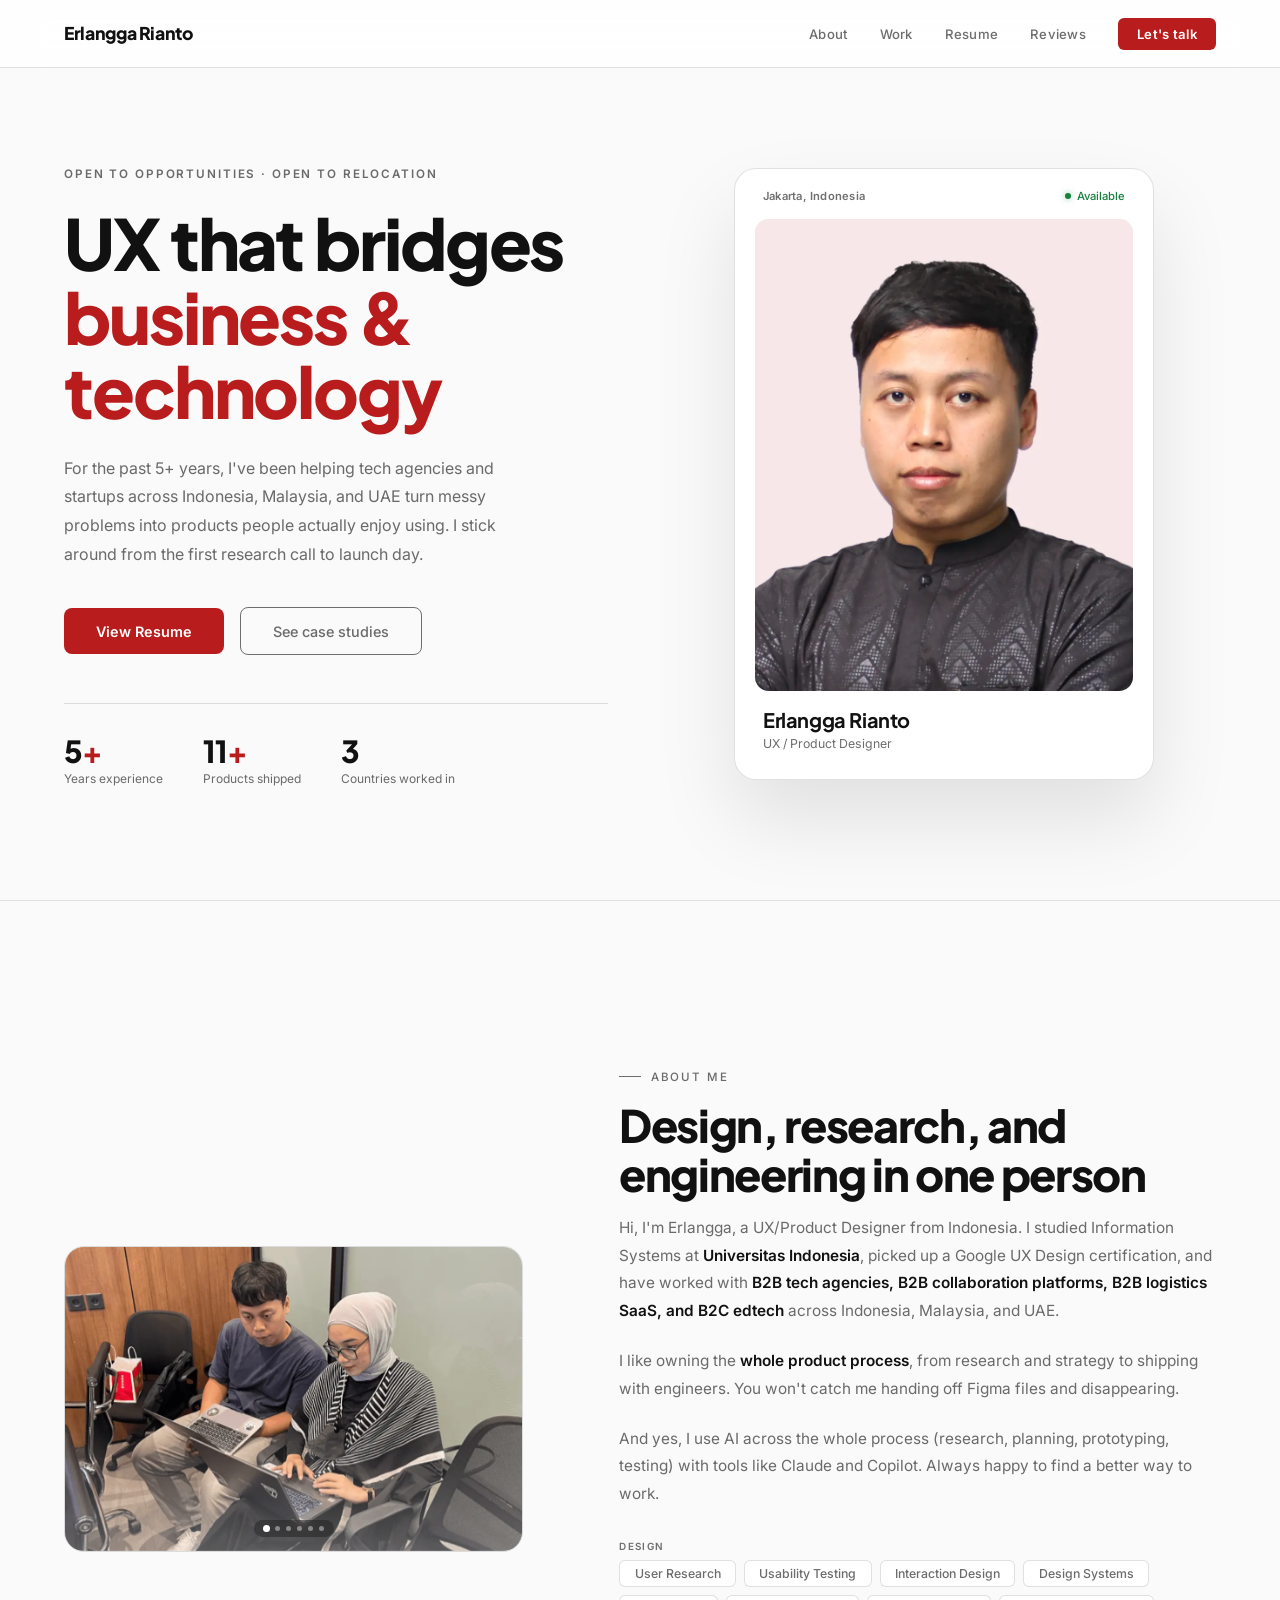
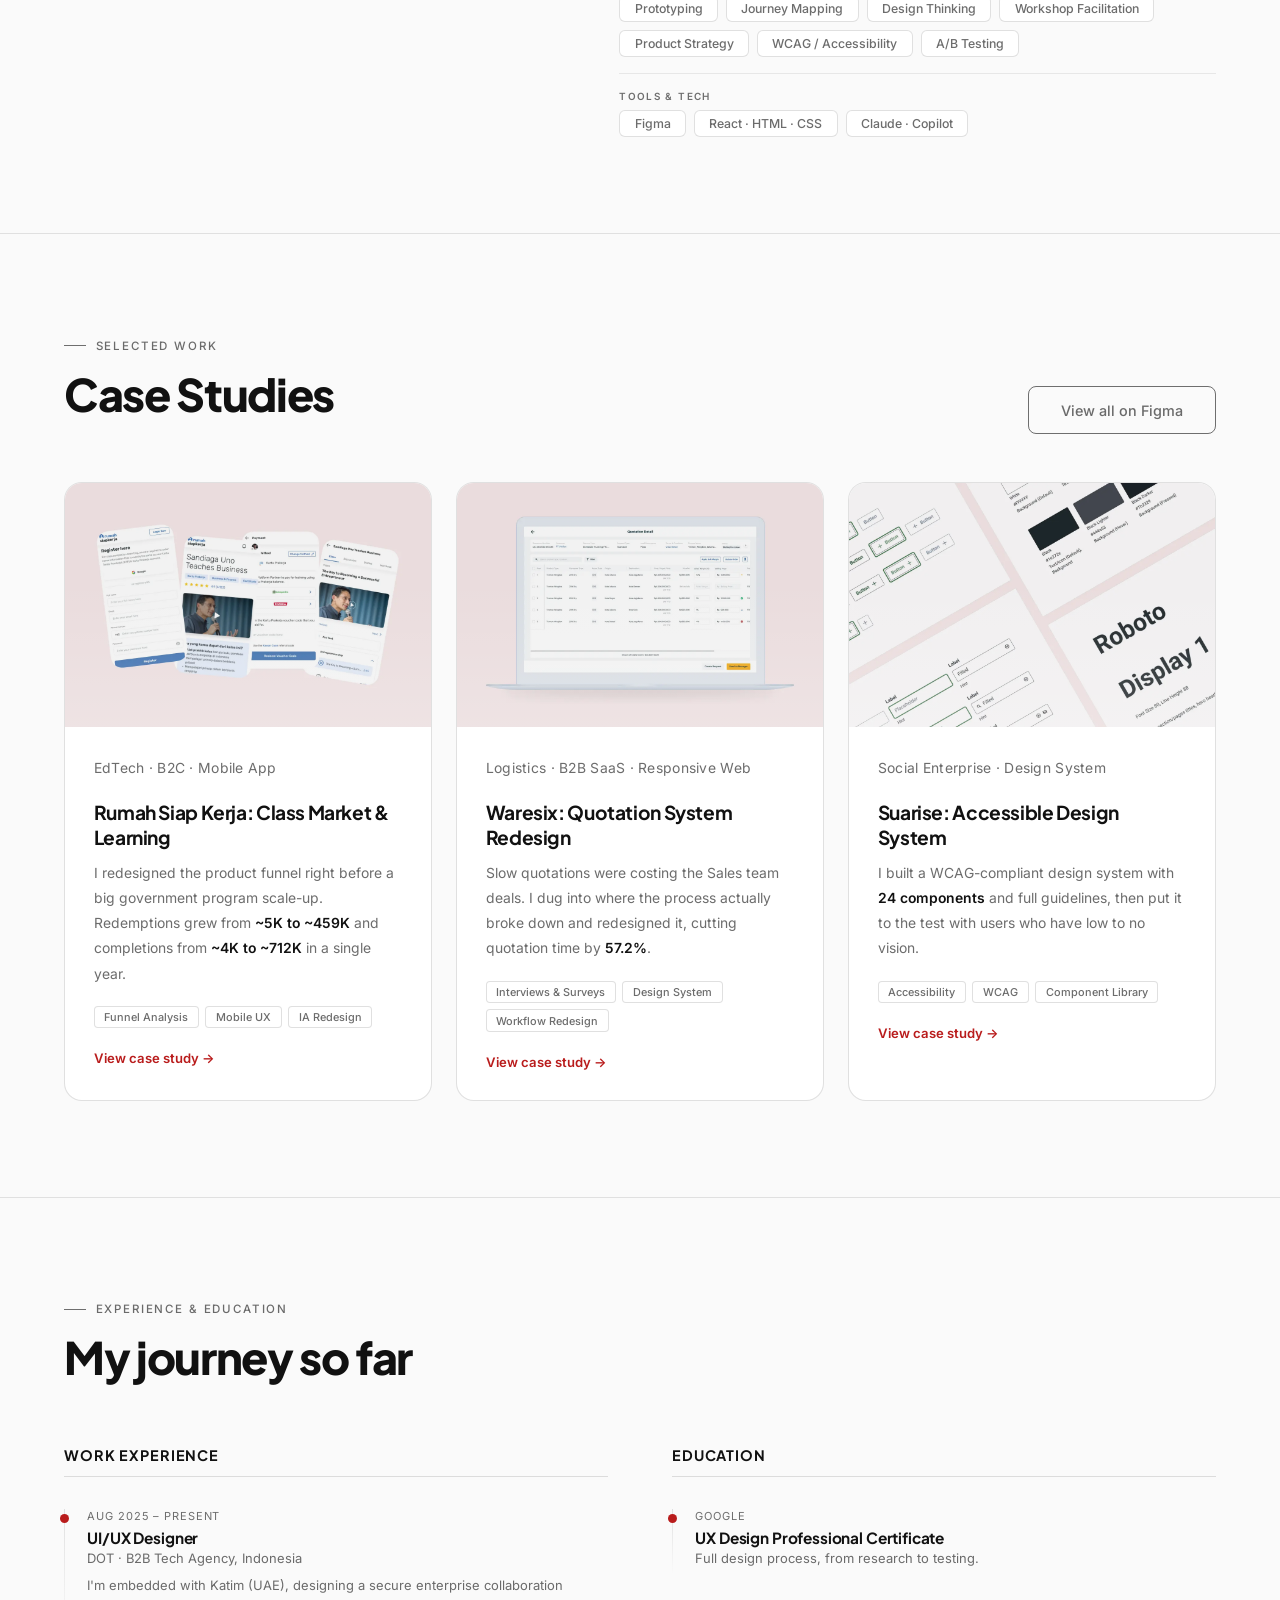
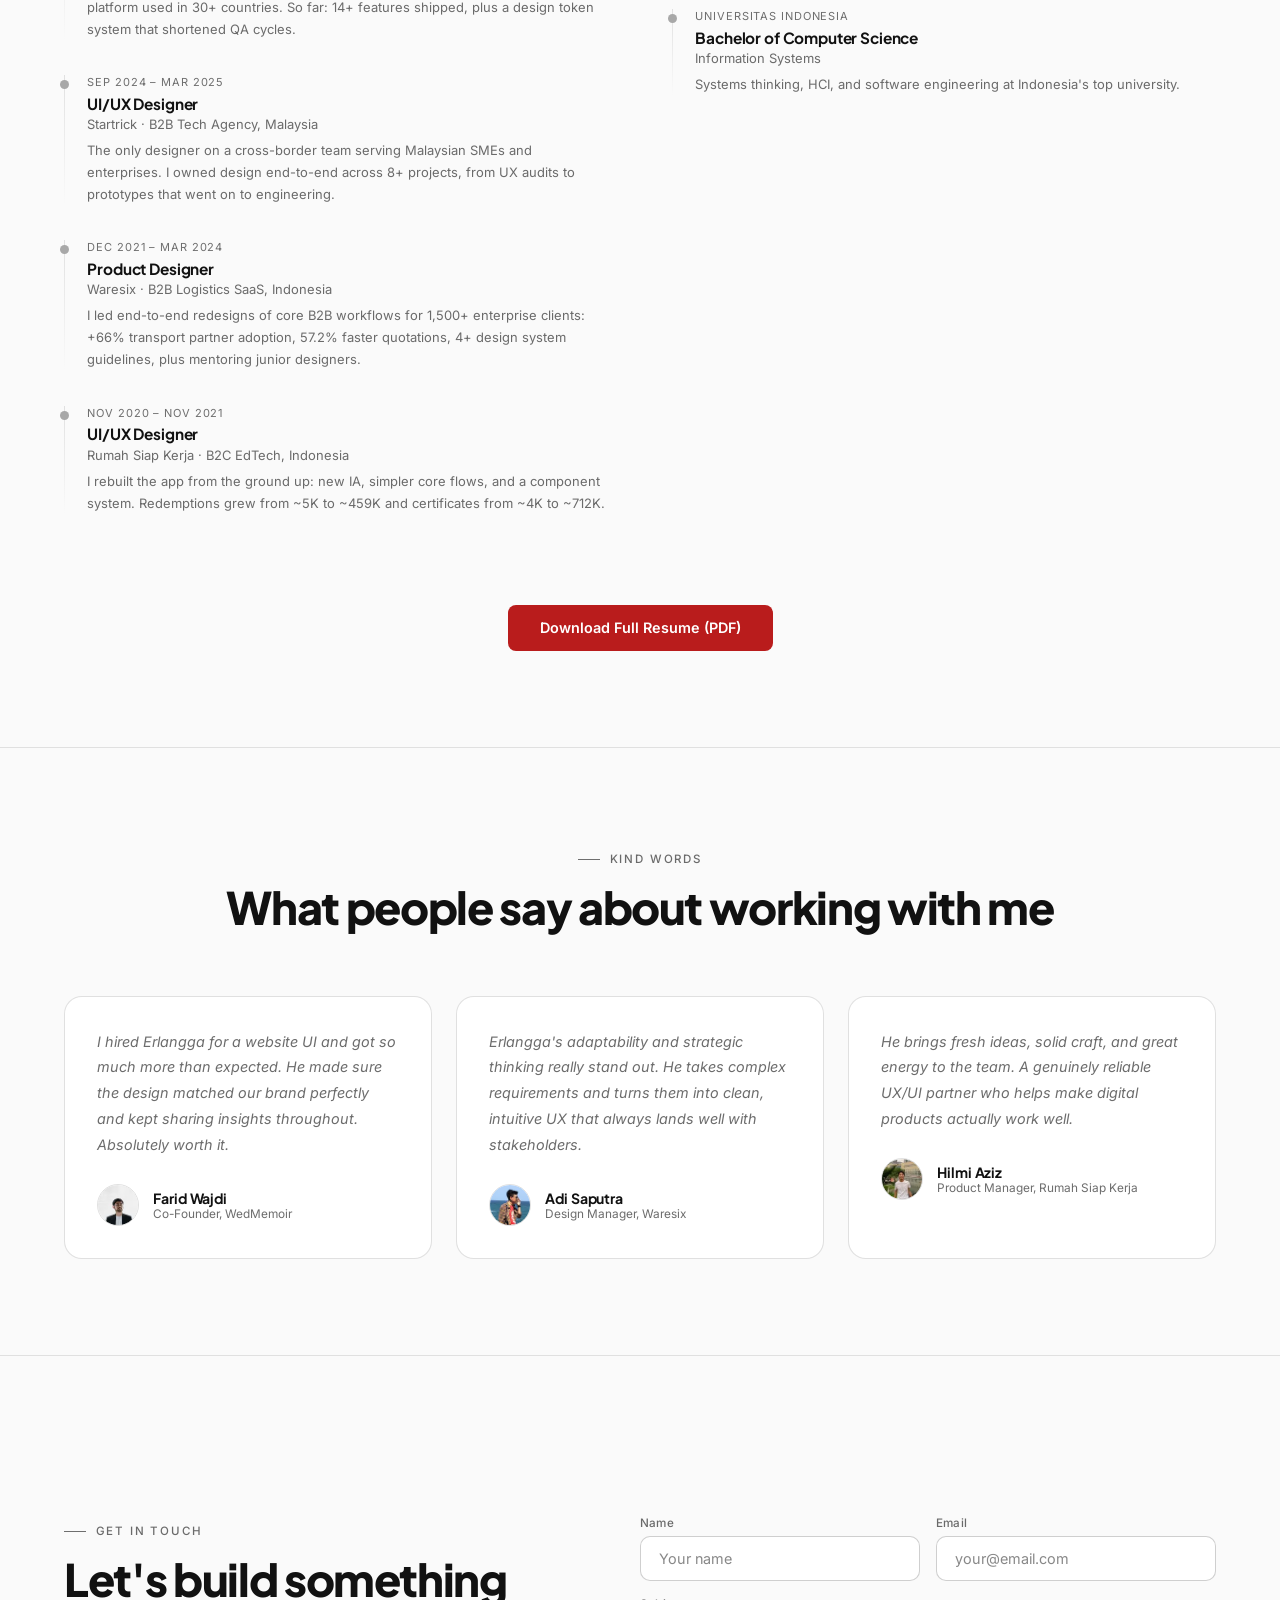
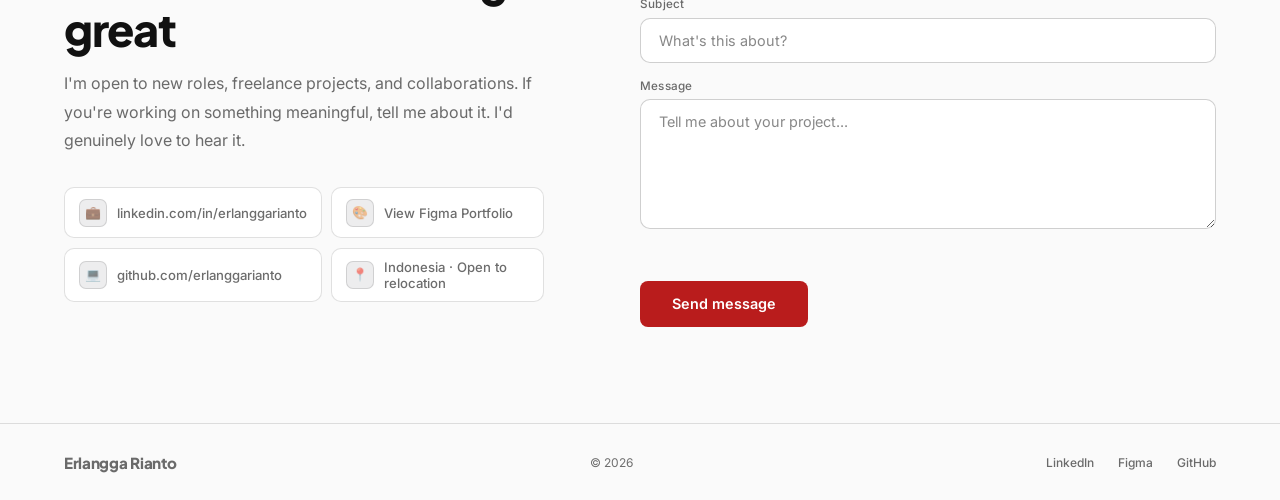
<file: index.html>
<!doctype html>
<html lang="en">
  <head>
    <meta charset="UTF-8" />
    <meta name="viewport" content="width=device-width, initial-scale=1.0" />
    <title>Erlangga | UX/Product Designer</title>

    <!-- SEO -->
    <meta
      name="description"
      content="Muhammad Erlangga Rianto is a UX/Product Designer from Indonesia with 5+ years of experience helping tech agencies and startups across Indonesia, Malaysia, and UAE turn complex problems into products people love."
    />
    <meta
      name="keywords"
      content="Erlangga Rianto, UX Designer, Product Designer, Indonesia, UX Portfolio, UI/UX, Figma, Design Systems, User Research"
    />
    <meta name="author" content="Erlangga Rianto" />
    <link rel="canonical" href="https://erlanggarianto.github.io/" />
    <meta name="robots" content="index, follow" />
    <meta
      name="google-site-verification"
      content="Miej26AuWtH_GPBr16BrkLiWCitlc9JNrjf3aKsKr_Q"
    />

    <!-- Open Graph (LinkedIn, Facebook, WhatsApp previews) -->
    <meta property="og:type" content="website" />
    <meta property="og:url" content="https://erlanggarianto.github.io/" />
    <meta property="og:title" content="Erlangga | UX/Product Designer" />
    <meta
      property="og:description"
      content="UX/Product Designer with 5+ years helping teams across Indonesia, Malaysia, and UAE ship products people actually enjoy using."
    />
    <meta
      property="og:image"
      content="https://erlanggarianto.github.io/assets/images/Erlangga.webp"
    />
    <meta property="og:locale" content="en_US" />
    <meta property="og:site_name" content="Muhammad Erlangga Rianto" />

    <!-- Twitter Card -->
    <meta name="twitter:card" content="summary_large_image" />
    <meta name="twitter:title" content="Erlangga | UX/Product Designer" />
    <meta
      name="twitter:description"
      content="UX/Product Designer with 5+ years helping teams across Indonesia, Malaysia, and UAE ship products people actually enjoy using."
    />
    <meta
      name="twitter:image"
      content="https://erlanggarianto.github.io/assets/images/Erlangga.webp"
    />

    <!-- JSON-LD Structured Data -->
    <script type="application/ld+json">
      {
        "@context": "https://schema.org",
        "@type": "Person",
        "name": "Erlangga Rianto",
        "url": "https://erlanggarianto.github.io/",
        "image": "https://erlanggarianto.github.io/assets/images/Erlangga.webp",
        "jobTitle": "UX/Product Designer",
        "description": "UX/Product Designer from Indonesia with 5+ years of experience across Indonesia, Malaysia, and UAE.",
        "alumniOf": {
          "@type": "CollegeOrUniversity",
          "name": "Universitas Indonesia"
        },
        "knowsAbout": [
          "UX Design",
          "Product Design",
          "User Research",
          "Design Systems",
          "Figma",
          "Interaction Design"
        ],
        "nationality": "Indonesian",
        "sameAs": [
          "https://www.linkedin.com/in/erlanggarianto/",
          "https://github.com/erlanggarianto"
        ]
      }
    </script>

    <link rel="preconnect" href="https://fonts.googleapis.com" />
    <link rel="preconnect" href="https://fonts.gstatic.com" crossorigin />
    <link
      href="https://fonts.googleapis.com/css2?family=Plus+Jakarta+Sans:wght@400;600;700;800&family=Inter:wght@300;400;500&display=swap"
      rel="stylesheet"
    />
    <link rel="icon" type="image/webp" href="./assets/favicon.webp" />
    <link rel="stylesheet" href="css/style.css" />
  </head>

  <body>
    <a href="#main-content" class="skip-link">Skip to main content</a>
    <nav aria-label="Main navigation">
      <a href="/" class="nav-logo" aria-label="Muhammad Erlangga Rianto, Home"
        >Erlangga Rianto</a
      >
      <button
        class="nav-hamburger"
        id="navHamburger"
        aria-label="Toggle navigation menu"
        aria-expanded="false"
        aria-controls="navLinks"
      >
        <span aria-hidden="true"></span><span aria-hidden="true"></span
        ><span aria-hidden="true"></span>
      </button>
      <ul class="nav-links" id="navLinks">
        <li><a href="#about">About</a></li>
        <li><a href="#projects">Work</a></li>
        <li><a href="#resume">Resume</a></li>
        <li><a href="#testimonials">Reviews</a></li>
        <li><a href="#contact" class="nav-cta">Let's talk</a></li>
      </ul>
    </nav>

    <main id="main-content">
      <section class="hero" aria-label="Introduction">
        <div class="hero-inner">
          <div>
            <div class="hero-eyebrow">
              Open to opportunities · Open to relocation
            </div>
            <h1>
              UX that bridges<br /><span class="grad-text"
                >business &amp; technology</span
              >
            </h1>
            <p class="hero-desc">
              For the past 5+ years, I've been helping tech agencies and
              startups across Indonesia, Malaysia, and UAE turn messy problems
              into products people actually enjoy using. I stick around from the
              first research call to launch day.
            </p>
            <div class="hero-cta">
              <a
                href="./assets/docs/Erlangga_UXDesigner_Resume.pdf"
                target="_blank"
                rel="noopener noreferrer"
                class="btn-glow"
                aria-label="View Resume, opens PDF in new tab"
                >View Resume</a
              >
              <a href="#projects" class="btn-ghost">See case studies</a>
            </div>
            <div class="hero-stats">
              <div>
                <div class="stat-big">5<span>+</span></div>
                <div class="stat-small">Years experience</div>
              </div>
              <div>
                <div class="stat-big">11<span>+</span></div>
                <div class="stat-small">Products shipped</div>
              </div>
              <div>
                <div class="stat-big">3</div>
                <div class="stat-small">Countries worked in</div>
              </div>
            </div>
          </div>

          <div class="hero-visual" aria-hidden="true">
            <div class="hero-card">
              <div class="card-top">
                <span class="card-label">Jakarta, Indonesia</span>
                <span class="card-status"
                  ><span class="status-dot"></span>Available</span
                >
              </div>
              <div class="card-portrait">
                <img
                  src="./assets/images/Erlangga.webp"
                  alt=""
                  fetchpriority="high"
                  decoding="sync"
                />
              </div>
              <div class="card-meta">
                <div class="card-name">Erlangga Rianto</div>
                <div class="card-role">UX / Product Designer</div>
              </div>
            </div>
          </div>
        </div>
      </section>

      <section id="about" aria-label="About me">
        <div class="about-grid">
          <div class="about-img-wrap">
            <div class="about-img-frame">
              <div class="about-carousel" aria-label="Photo carousel">
                <img
                  src="./assets/images/about/About 1.webp"
                  alt="Erlangga collaborating with a colleague"
                  class="ac-slide ac-active"
                  decoding="async"
                />
                <img
                  src="./assets/images/about/About 2.webp"
                  alt="Erlangga at a team working session"
                  class="ac-slide"
                  loading="lazy"
                  decoding="async"
                />
                <img
                  src="./assets/images/about/About 3.webp"
                  alt="Erlangga working at a laptop"
                  class="ac-slide"
                  loading="lazy"
                  decoding="async"
                />
                <img
                  src="./assets/images/about/About 4.webp"
                  alt="Erlangga in a team discussion"
                  class="ac-slide"
                  loading="lazy"
                  decoding="async"
                />
                <img
                  src="./assets/images/about/About 5.webp"
                  alt="Erlangga with team members"
                  class="ac-slide"
                  loading="lazy"
                  decoding="async"
                />
                <img
                  src="./assets/images/about/About 6.webp"
                  alt="Erlangga with colleagues"
                  class="ac-slide"
                  loading="lazy"
                  decoding="async"
                />
                <button class="ac-btn ac-btn-prev" aria-label="Previous photo">
                  <svg
                    width="14"
                    height="14"
                    viewBox="0 0 24 24"
                    fill="none"
                    stroke="currentColor"
                    stroke-width="2.5"
                    stroke-linecap="round"
                    stroke-linejoin="round"
                  >
                    <polyline points="15 18 9 12 15 6" />
                  </svg>
                </button>
                <button class="ac-btn ac-btn-next" aria-label="Next photo">
                  <svg
                    width="14"
                    height="14"
                    viewBox="0 0 24 24"
                    fill="none"
                    stroke="currentColor"
                    stroke-width="2.5"
                    stroke-linecap="round"
                    stroke-linejoin="round"
                  >
                    <polyline points="9 18 15 12 9 6" />
                  </svg>
                </button>
              </div>
              <div class="ac-dots" aria-hidden="true">
                <span class="ac-dot ac-dot-active"></span>
                <span class="ac-dot"></span>
                <span class="ac-dot"></span>
                <span class="ac-dot"></span>
                <span class="ac-dot"></span>
                <span class="ac-dot"></span>
              </div>
            </div>
          </div>
          <div class="about-content">
            <p class="section-eyebrow">About me</p>
            <h2 class="section-title">
              Design, research, and engineering in one person
            </h2>
            <p>
              Hi, I'm Erlangga, a UX/Product Designer from Indonesia. I studied
              Information Systems at
              <strong>Universitas Indonesia</strong>, picked up a Google UX
              Design certification, and have worked with
              <strong
                >B2B tech agencies, B2B collaboration platforms, B2B logistics
                SaaS, and B2C edtech</strong
              >
              across Indonesia, Malaysia, and UAE.
            </p>
            <p>
              I like owning the <strong>whole product process</strong>, from
              research and strategy to shipping with engineers. You won't catch
              me handing off Figma files and disappearing.
            </p>
            <p>
              And yes, I use AI across the whole process (research, planning,
              prototyping, testing) with tools like Claude and Copilot. Always
              happy to find a better way to work.
            </p>
            <div class="skills-grid">
              <div class="skill-group">
                <span class="skill-group-label">Design</span>
                <div class="skill-group-chips">
                  <span class="skill-chip">User Research</span>
                  <span class="skill-chip">Usability Testing</span>
                  <span class="skill-chip">Interaction Design</span>
                  <span class="skill-chip">Design Systems</span>
                  <span class="skill-chip">Prototyping</span>
                  <span class="skill-chip">Journey Mapping</span>
                  <span class="skill-chip">Design Thinking</span>
                  <span class="skill-chip">Workshop Facilitation</span>
                  <span class="skill-chip">Product Strategy</span>
                  <span class="skill-chip">WCAG / Accessibility</span>
                  <span class="skill-chip">A/B Testing</span>
                </div>
              </div>
              <div class="skill-group">
                <span class="skill-group-label">Tools &amp; Tech</span>
                <div class="skill-group-chips">
                  <span class="skill-chip">Figma</span>
                  <span class="skill-chip">React · HTML · CSS</span>
                  <span class="skill-chip">Claude · Copilot</span>
                </div>
              </div>
            </div>
          </div>
        </div>
      </section>

      <section id="projects" aria-label="Projects">
        <div class="projects-header">
          <div>
            <p class="section-eyebrow">Selected work</p>
            <h2 class="section-title">Case Studies</h2>
          </div>
          <a
            href="https://www.figma.com/design/oBhvQ98ivZrHAwck6VdaN6/Erlangga-Design-Works?node-id=24-18899&t=4Xl10uxZdFhechgW-1"
            target="_blank"
            rel="noopener noreferrer"
            class="btn-ghost"
            aria-label="View all projects on Figma, opens in new tab"
            >View all on Figma</a
          >
        </div>
        <div class="projects-grid">
          <a
            href="./rsk-case-study.html"
            class="project-card"
            aria-label="Rumah Siap Kerja: Class Market and Learning, view case study"
          >
            <div class="project-img">
              <img
                src="./assets/images/projects/Rumah Siap Kerja.webp"
                alt="Rumah Siap Kerja mobile app, redesigned class marketplace and learning flow"
                loading="lazy"
                decoding="async"
              />
            </div>
            <div class="project-body">
              <p class="project-cat">EdTech · B2C · Mobile App</p>
              <h3>Rumah Siap Kerja: Class Market &amp; Learning</h3>
              <p>
                I redesigned the product funnel right before a big government
                program scale-up. Redemptions grew from
                <strong>~5K to ~459K</strong> and completions from
                <strong>~4K to ~712K</strong> in a single year.
              </p>
              <div class="project-chips">
                <span class="project-chip">Funnel Analysis</span>
                <span class="project-chip">Mobile UX</span>
                <span class="project-chip">IA Redesign</span>
              </div>
              <span class="project-link" aria-hidden="true"
                >View case study →</span
              >
            </div>
          </a>

          <a
            href="./waresix-case-study.html"
            class="project-card"
            aria-label="Waresix Quotation System Redesign, view case study"
          >
            <div class="project-img">
              <img
                src="./assets/images/projects/Waresix.webp"
                alt="Waresix quotation system redesign, streamlined B2B workflow interface"
                loading="lazy"
                decoding="async"
              />
            </div>
            <div class="project-body">
              <p class="project-cat">Logistics · B2B SaaS · Responsive Web</p>
              <h3>Waresix: Quotation System Redesign</h3>
              <p>
                Slow quotations were costing the Sales team deals. I dug into
                where the process actually broke down and redesigned it, cutting
                quotation time by <strong>57.2%</strong>.
              </p>
              <div class="project-chips">
                <span class="project-chip">Interviews & Surveys</span>
                <span class="project-chip">Design System</span>
                <span class="project-chip">Workflow Redesign</span>
              </div>
              <span class="project-link" aria-hidden="true"
                >View case study →</span
              >
            </div>
          </a>

          <a
            href="./suarise-case-study.html"
            class="project-card"
            aria-label="Suarise Accessible Design System, view case study"
          >
            <div class="project-img">
              <img
                src="./assets/images/projects/Suarise.webp"
                alt="Suarise accessible design system, WCAG-compliant component library overview"
                loading="lazy"
                decoding="async"
              />
            </div>
            <div class="project-body">
              <p class="project-cat">Social Enterprise · Design System</p>
              <h3>Suarise: Accessible Design System</h3>
              <p>
                I built a WCAG-compliant design system with
                <strong>24 components</strong> and full guidelines, then put it
                to the test with users who have low to no vision.
              </p>
              <div class="project-chips">
                <span class="project-chip">Accessibility</span>
                <span class="project-chip">WCAG</span>
                <span class="project-chip">Component Library</span>
              </div>
              <span class="project-link" aria-hidden="true"
                >View case study →</span
              >
            </div>
          </a>
        </div>
      </section>

      <section id="resume" aria-label="Resume and experience">
        <p class="section-eyebrow">Experience &amp; Education</p>
        <h2 class="section-title">My journey so far</h2>
        <div class="resume-layout">
          <div class="resume-col">
            <h3>Work Experience</h3>
            <div class="tl">
              <div class="tl-bar" aria-hidden="true"></div>
              <div>
                <div class="tl-date">Aug 2025 – Present</div>
                <div class="tl-role">UI/UX Designer</div>
                <div class="tl-company">DOT · B2B Tech Agency, Indonesia</div>
                <div class="tl-desc">
                  I'm embedded with Katim (UAE), designing a secure enterprise
                  collaboration platform used in 30+ countries. So far: 14+
                  features shipped, plus a design token system that shortened QA
                  cycles.
                </div>
              </div>
            </div>
            <div class="tl">
              <div class="tl-bar" aria-hidden="true"></div>
              <div>
                <div class="tl-date">Sep 2024 – Mar 2025</div>
                <div class="tl-role">UI/UX Designer</div>
                <div class="tl-company">
                  Startrick · B2B Tech Agency, Malaysia
                </div>
                <div class="tl-desc">
                  The only designer on a cross-border team serving Malaysian
                  SMEs and enterprises. I owned design end-to-end across 8+
                  projects, from UX audits to prototypes that went on to
                  engineering.
                </div>
              </div>
            </div>
            <div class="tl">
              <div class="tl-bar" aria-hidden="true"></div>
              <div>
                <div class="tl-date">Dec 2021 – Mar 2024</div>
                <div class="tl-role">Product Designer</div>
                <div class="tl-company">
                  Waresix · B2B Logistics SaaS, Indonesia
                </div>
                <div class="tl-desc">
                  I led end-to-end redesigns of core B2B workflows for 1,500+
                  enterprise clients: +66% transport partner adoption, 57.2%
                  faster quotations, 4+ design system guidelines, plus mentoring
                  junior designers.
                </div>
              </div>
            </div>
            <div class="tl">
              <div class="tl-bar" aria-hidden="true"></div>
              <div>
                <div class="tl-date">Nov 2020 – Nov 2021</div>
                <div class="tl-role">UI/UX Designer</div>
                <div class="tl-company">
                  Rumah Siap Kerja · B2C EdTech, Indonesia
                </div>
                <div class="tl-desc">
                  I rebuilt the app from the ground up: new IA, simpler core
                  flows, and a component system. Redemptions grew from ~5K to
                  ~459K and certificates from ~4K to ~712K.
                </div>
              </div>
            </div>
          </div>
          <div class="resume-col">
            <h3>Education</h3>
            <div class="tl">
              <div class="tl-bar" aria-hidden="true"></div>
              <div>
                <div class="tl-date">Google</div>
                <div class="tl-role">UX Design Professional Certificate</div>
                <div class="tl-company">
                  Full design process, from research to testing.
                </div>
              </div>
            </div>
            <div class="tl">
              <div class="tl-bar" aria-hidden="true"></div>
              <div>
                <div class="tl-date">Universitas Indonesia</div>
                <div class="tl-role">Bachelor of Computer Science</div>
                <div class="tl-company">Information Systems</div>
                <div class="tl-desc">
                  Systems thinking, HCI, and software engineering at Indonesia's
                  top university.
                </div>
              </div>
            </div>
          </div>
        </div>
        <div class="resume-cta">
          <a
            href="./assets/docs/Erlangga_UXDesigner_Resume.pdf"
            target="_blank"
            rel="noopener noreferrer"
            class="btn-glow"
            aria-label="Download Full Resume as PDF, opens in new tab"
            >Download Full Resume (PDF)</a
          >
        </div>
      </section>

      <section id="testimonials" aria-label="Testimonials">
        <div style="text-align: center">
          <p class="section-eyebrow" style="justify-content: center">
            Kind words
          </p>
          <h2 class="section-title">What people say about working with me</h2>
        </div>
        <div class="t-grid">
          <div class="t-card">
            <p class="t-text">
              I hired Erlangga for a website UI and got so much more than
              expected. He made sure the design matched our brand perfectly and
              kept sharing insights throughout. Absolutely worth it.
            </p>
            <a
              class="t-author"
              href="https://www.linkedin.com/in/wajdifarid/"
              target="_blank"
              rel="noopener noreferrer"
              aria-label="Farid Wajdi on LinkedIn, opens in new tab"
            >
              <div class="t-av">
                <img
                  src="./assets/images/avatars/Farid.webp"
                  alt="Farid Wajdi"
                  loading="lazy"
                  decoding="async"
                />
              </div>
              <div>
                <div class="t-name">Farid Wajdi</div>
                <div class="t-role">Co-Founder, WedMemoir</div>
              </div>
            </a>
          </div>
          <div class="t-card">
            <p class="t-text">
              Erlangga's adaptability and strategic thinking really stand out.
              He takes complex requirements and turns them into clean, intuitive
              UX that always lands well with stakeholders.
            </p>
            <a
              class="t-author"
              href="https://www.linkedin.com/in/asapnugraha/"
              target="_blank"
              rel="noopener noreferrer"
              aria-label="Adi Saputra on LinkedIn, opens in new tab"
            >
              <div class="t-av">
                <img
                  src="./assets/images/avatars/Adi.webp"
                  alt="Adi Saputra"
                  loading="lazy"
                  decoding="async"
                />
              </div>
              <div>
                <div class="t-name">Adi Saputra</div>
                <div class="t-role">Design Manager, Waresix</div>
              </div>
            </a>
          </div>
          <div class="t-card">
            <p class="t-text">
              He brings fresh ideas, solid craft, and great energy to the team.
              A genuinely reliable UX/UI partner who helps make digital products
              actually work well.
            </p>
            <a
              class="t-author"
              href="https://www.linkedin.com/in/hilmibukhori/"
              target="_blank"
              rel="noopener noreferrer"
              aria-label="Hilmi Aziz on LinkedIn, opens in new tab"
            >
              <div class="t-av">
                <img
                  src="./assets/images/avatars/Hilmi.webp"
                  alt="Hilmi Aziz"
                  loading="lazy"
                  decoding="async"
                />
              </div>
              <div>
                <div class="t-name">Hilmi Aziz</div>
                <div class="t-role">Product Manager, Rumah Siap Kerja</div>
              </div>
            </a>
          </div>
        </div>
      </section>

      <section id="contact" aria-label="Contact">
        <div class="contact-layout">
          <div>
            <p class="section-eyebrow">Get in touch</p>
            <h2 class="section-title">Let's build something great</h2>
            <p class="section-sub">
              I'm open to new roles, freelance projects, and collaborations. If
              you're working on something meaningful, tell me about it. I'd
              genuinely love to hear it.
            </p>
            <div class="contact-links">
              <a
                href="https://www.linkedin.com/in/erlanggarianto/"
                target="_blank"
                rel="noopener noreferrer"
                class="contact-link"
                aria-label="LinkedIn profile, opens in new tab"
                ><div class="contact-link-icon" aria-hidden="true">💼</div>
                linkedin.com/in/erlanggarianto</a
              >
              <a
                href="https://www.figma.com/design/oBhvQ98ivZrHAwck6VdaN6/Erlangga-Design-Works?node-id=24-18899&t=4Xl10uxZdFhechgW-1"
                target="_blank"
                rel="noopener noreferrer"
                class="contact-link"
                aria-label="View Figma portfolio, opens in new tab"
                ><div class="contact-link-icon" aria-hidden="true">🎨</div>
                View Figma Portfolio</a
              >
              <a
                href="https://github.com/erlanggarianto"
                target="_blank"
                rel="noopener noreferrer"
                class="contact-link"
                aria-label="GitHub profile, opens in new tab"
                ><div class="contact-link-icon" aria-hidden="true">💻</div>
                github.com/erlanggarianto</a
              >
              <p class="contact-link" style="cursor: default">
                <span class="contact-link-icon" aria-hidden="true">📍</span
                >Indonesia · Open to relocation
              </p>
            </div>
          </div>
          <form
            class="contact-form"
            id="contactForm"
            action="https://formspree.io/f/xbdzlwpb"
            method="POST"
            novalidate
          >
            <input
              type="hidden"
              name="_subject"
              value="New message from portfolio"
            />
            <div class="form-row">
              <div class="form-field">
                <label for="contact-name">Name</label>
                <input
                  type="text"
                  id="contact-name"
                  name="name"
                  placeholder="Your name"
                  required
                  aria-required="true"
                  autocomplete="name"
                />
              </div>
              <div class="form-field">
                <label for="contact-email">Email</label>
                <input
                  type="email"
                  id="contact-email"
                  name="email"
                  placeholder="your@email.com"
                  required
                  aria-required="true"
                  autocomplete="email"
                />
              </div>
            </div>
            <div class="form-field">
              <label for="contact-subject">Subject</label>
              <input
                type="text"
                id="contact-subject"
                name="subject"
                placeholder="What's this about?"
              />
            </div>
            <div class="form-field">
              <label for="contact-message">Message</label>
              <textarea
                id="contact-message"
                name="message"
                placeholder="Tell me about your project..."
                required
                aria-required="true"
              ></textarea>
            </div>
            <div
              id="formStatus"
              role="status"
              aria-live="polite"
              aria-atomic="true"
              class="form-status"
            ></div>
            <button
              type="submit"
              class="btn-glow"
              style="align-self: flex-start; border: none"
            >
              Send message
            </button>
          </form>
        </div>
      </section>
    </main>

    <footer>
      <span class="footer-logo">Erlangga Rianto</span>
      <span class="copy">© 2026</span>
      <div class="footer-links">
        <a
          href="https://www.linkedin.com/in/erlanggarianto/"
          target="_blank"
          rel="noopener noreferrer"
          aria-label="LinkedIn, opens in new tab"
          >LinkedIn</a
        >
        <a
          href="https://www.figma.com/design/oBhvQ98ivZrHAwck6VdaN6/Erlangga-Design-Works?node-id=24-18899&t=4Xl10uxZdFhechgW-1"
          target="_blank"
          rel="noopener noreferrer"
          aria-label="Figma portfolio, opens in new tab"
          >Figma</a
        >
        <a
          href="https://github.com/erlanggarianto"
          target="_blank"
          rel="noopener noreferrer"
          aria-label="GitHub, opens in new tab"
          >GitHub</a
        >
      </div>
    </footer>
    <button class="scroll-top" id="scrollTop" aria-label="Scroll to top">
      <svg
        width="16"
        height="16"
        viewBox="0 0 24 24"
        fill="none"
        stroke="currentColor"
        stroke-width="2.5"
        stroke-linecap="round"
        stroke-linejoin="round"
      >
        <polyline points="18 15 12 9 6 15" />
      </svg>
    </button>
    <script src="js/main.js"></script>
  </body>
</html>
</file>
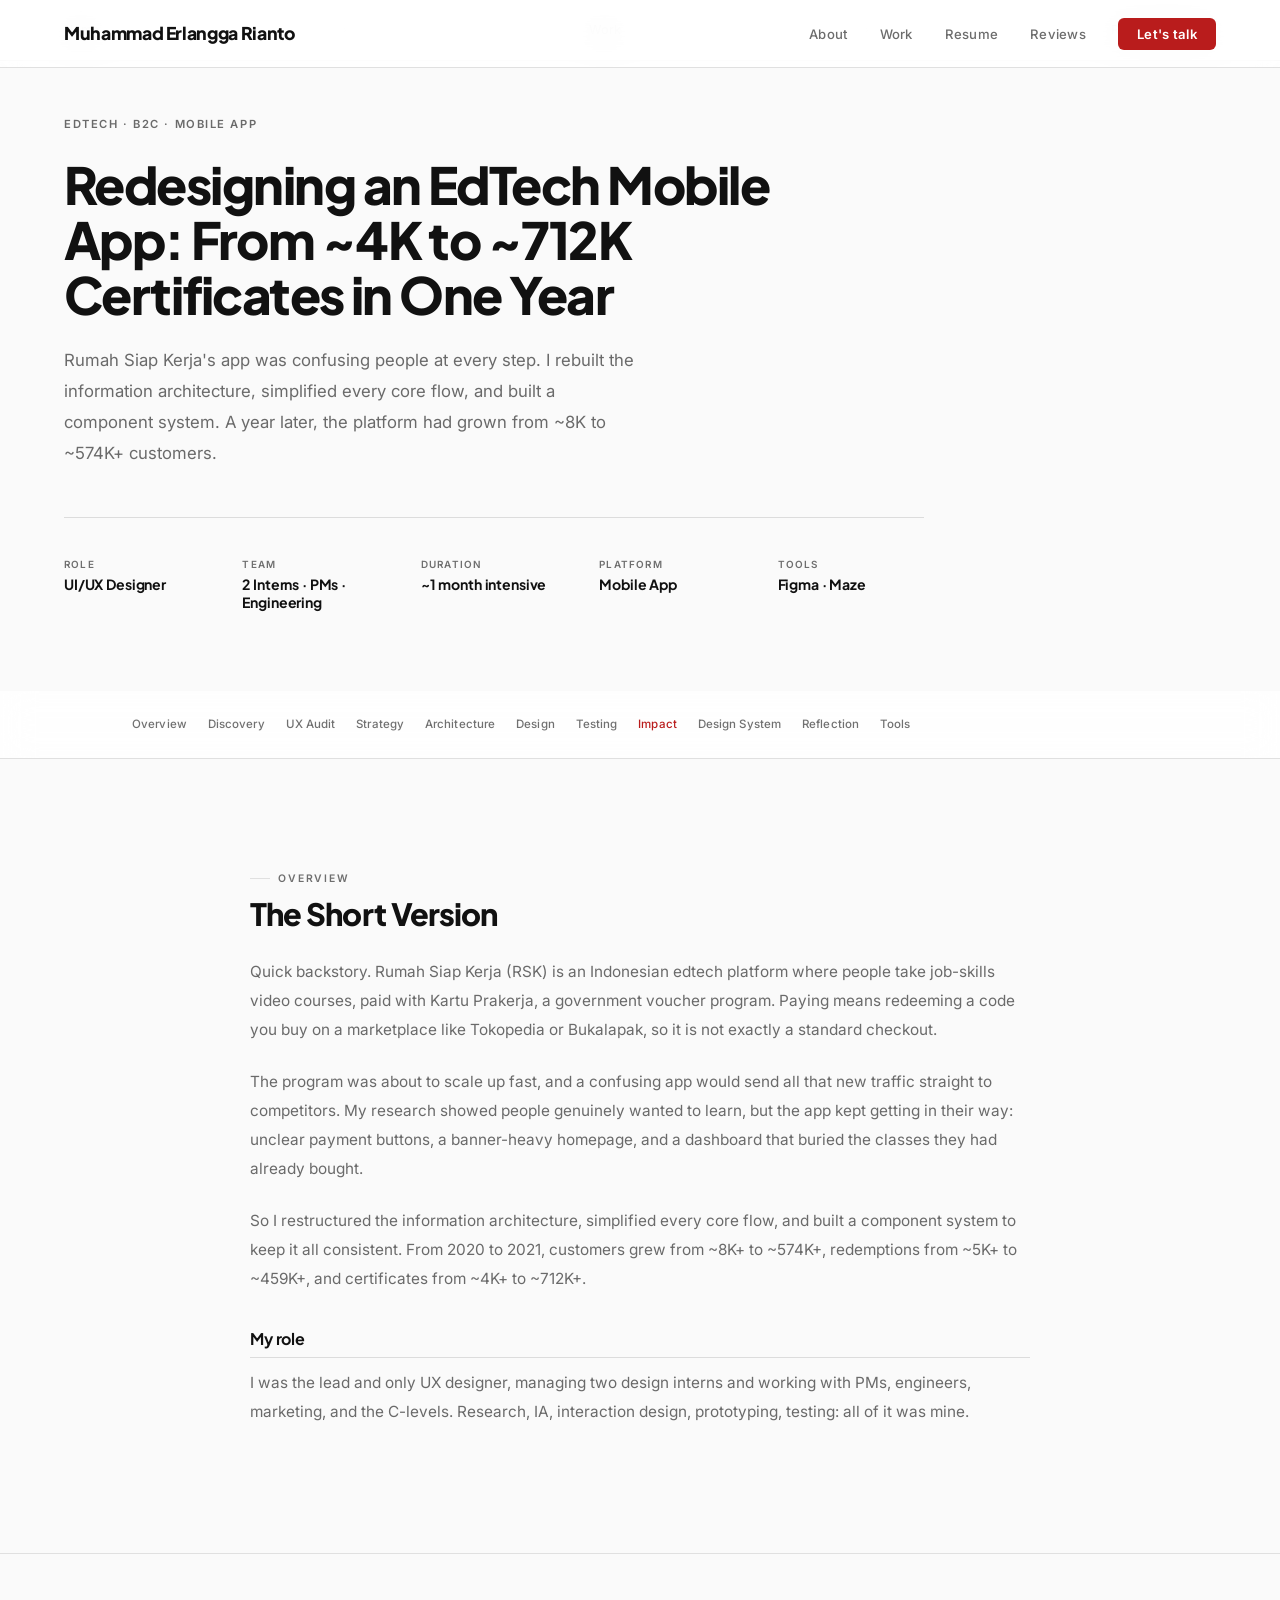
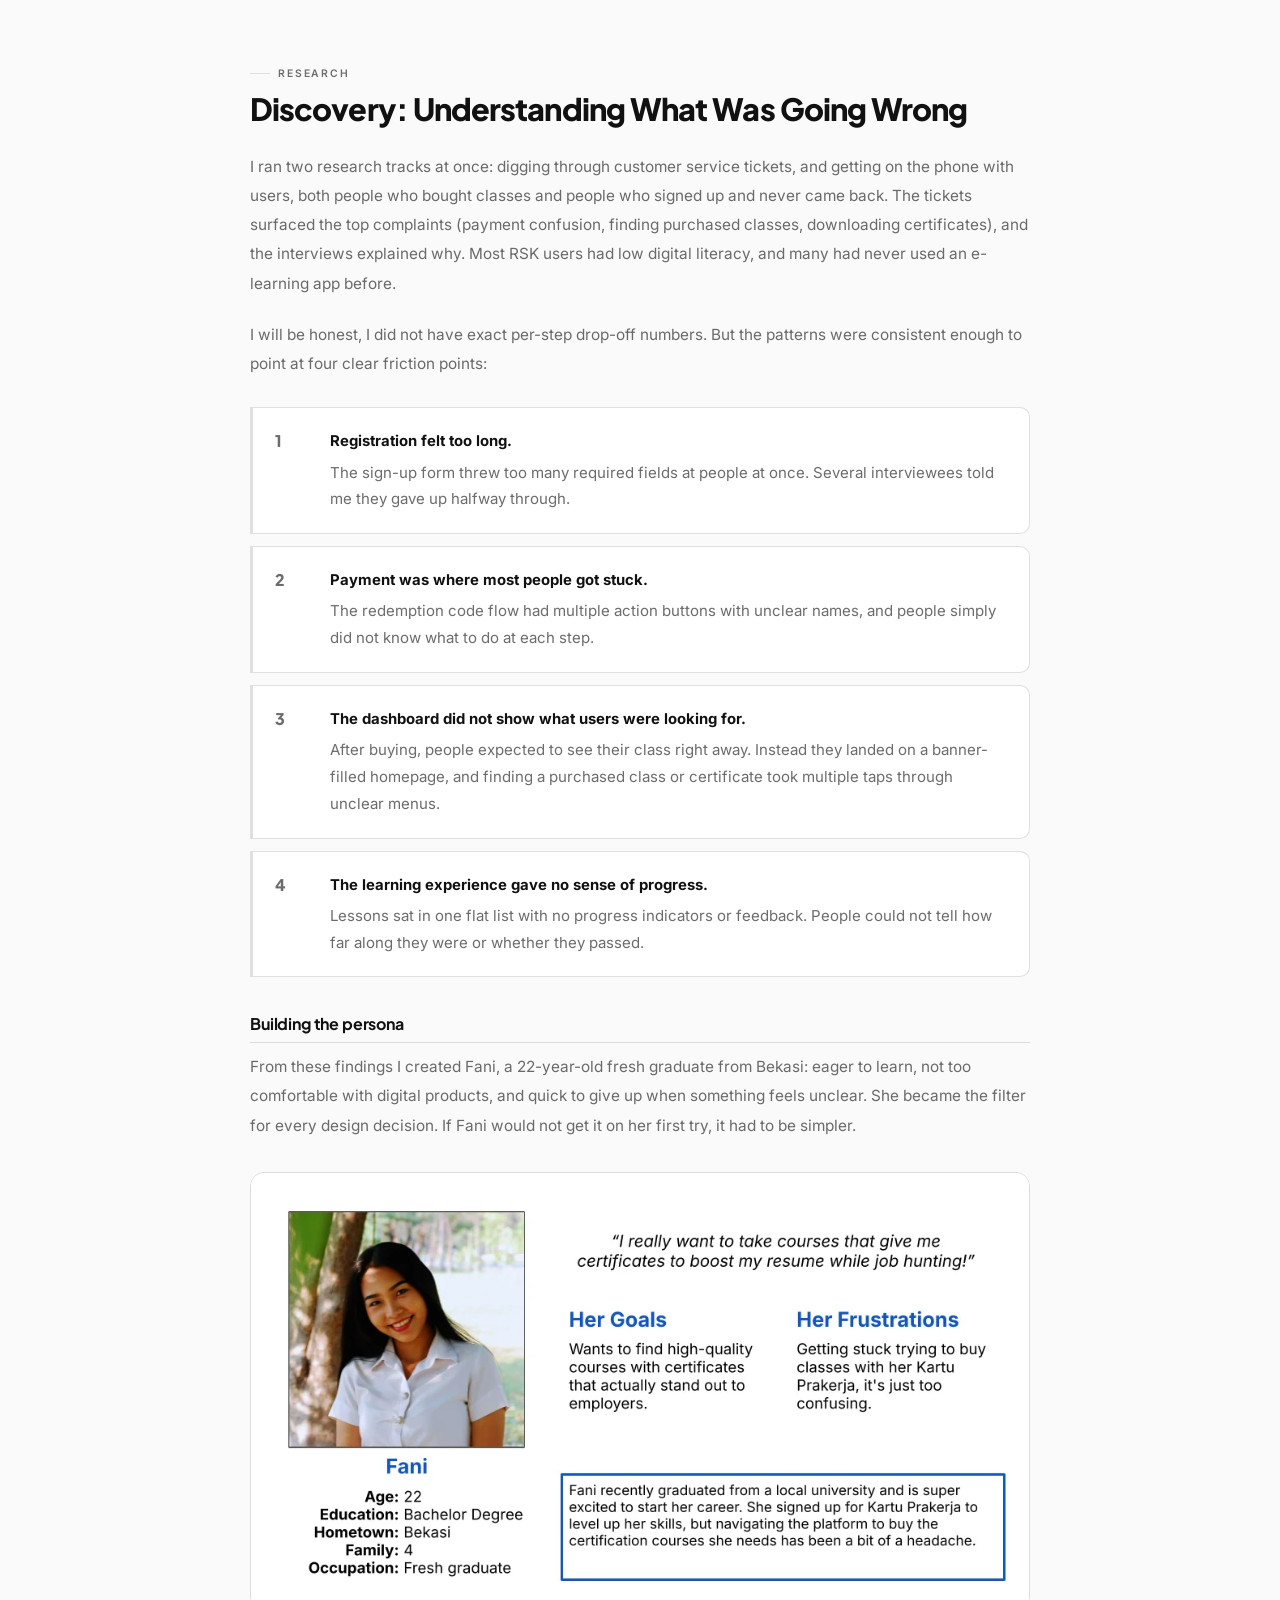
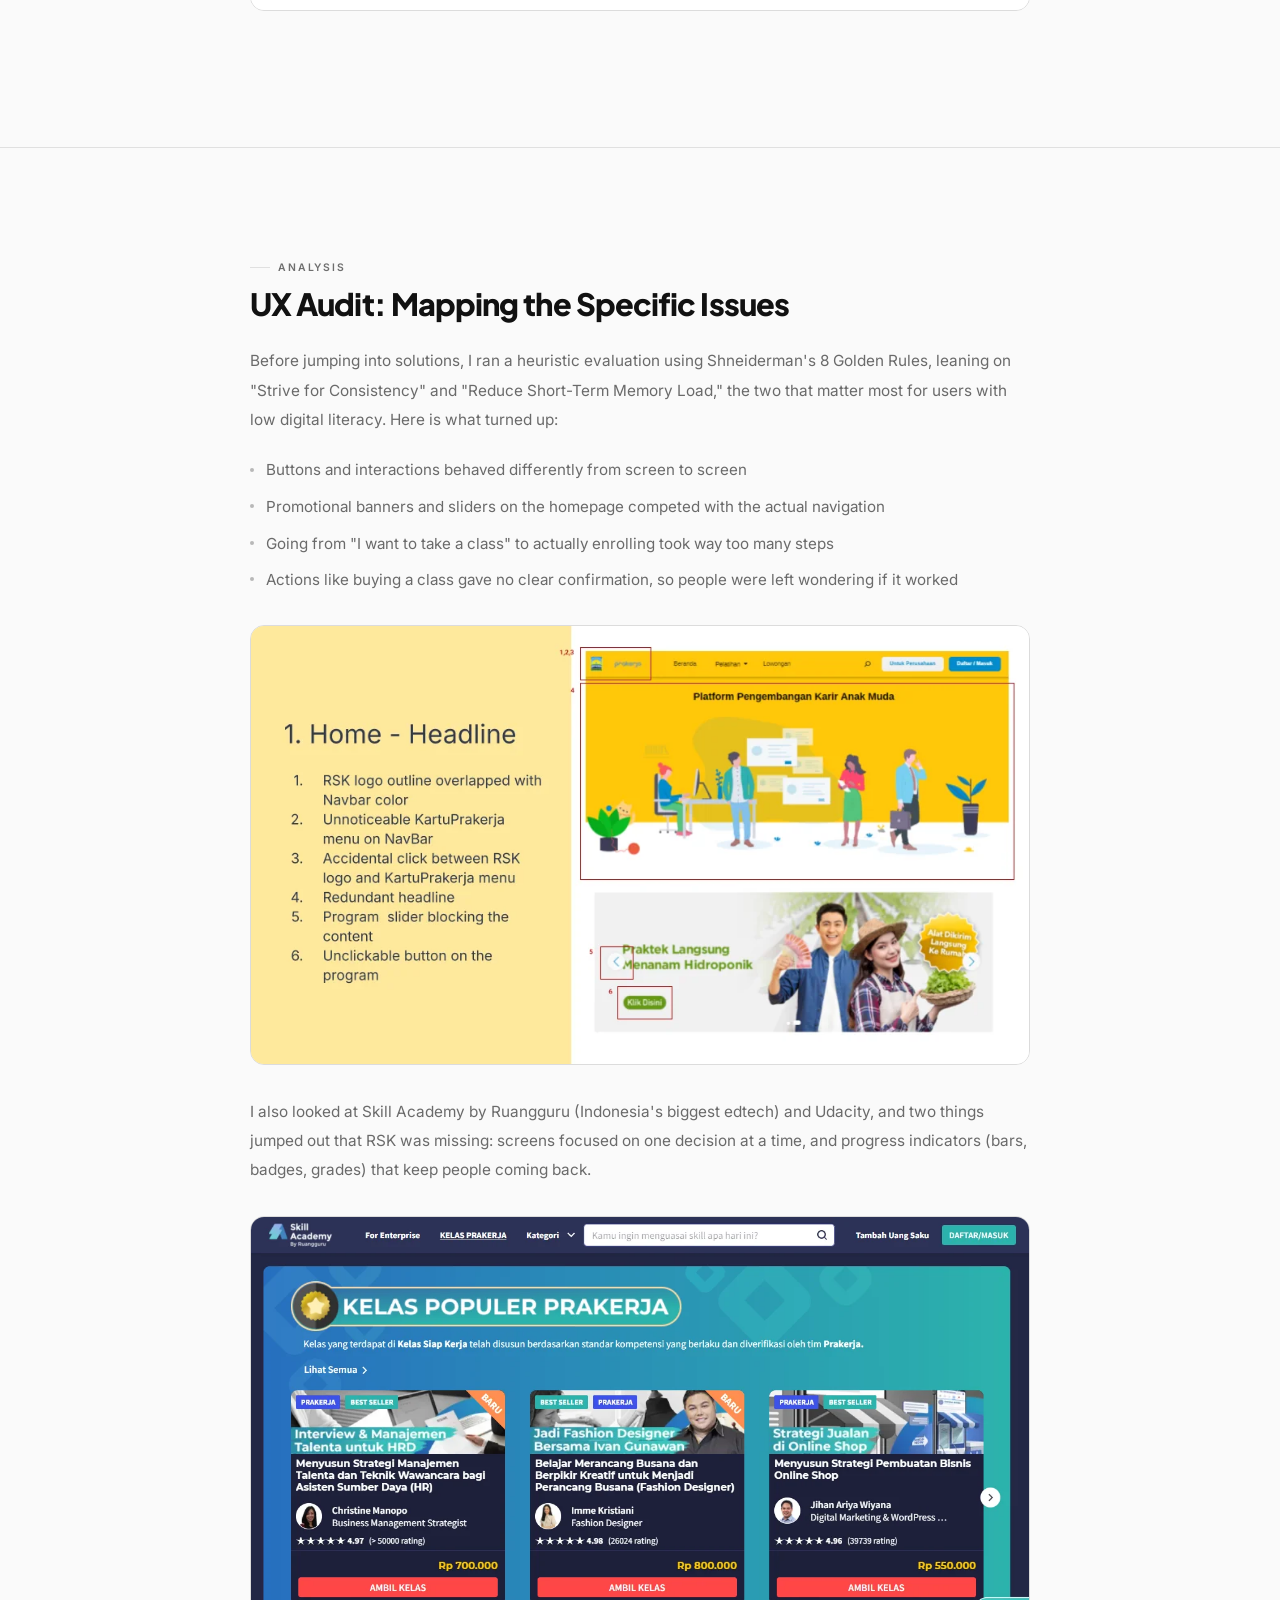
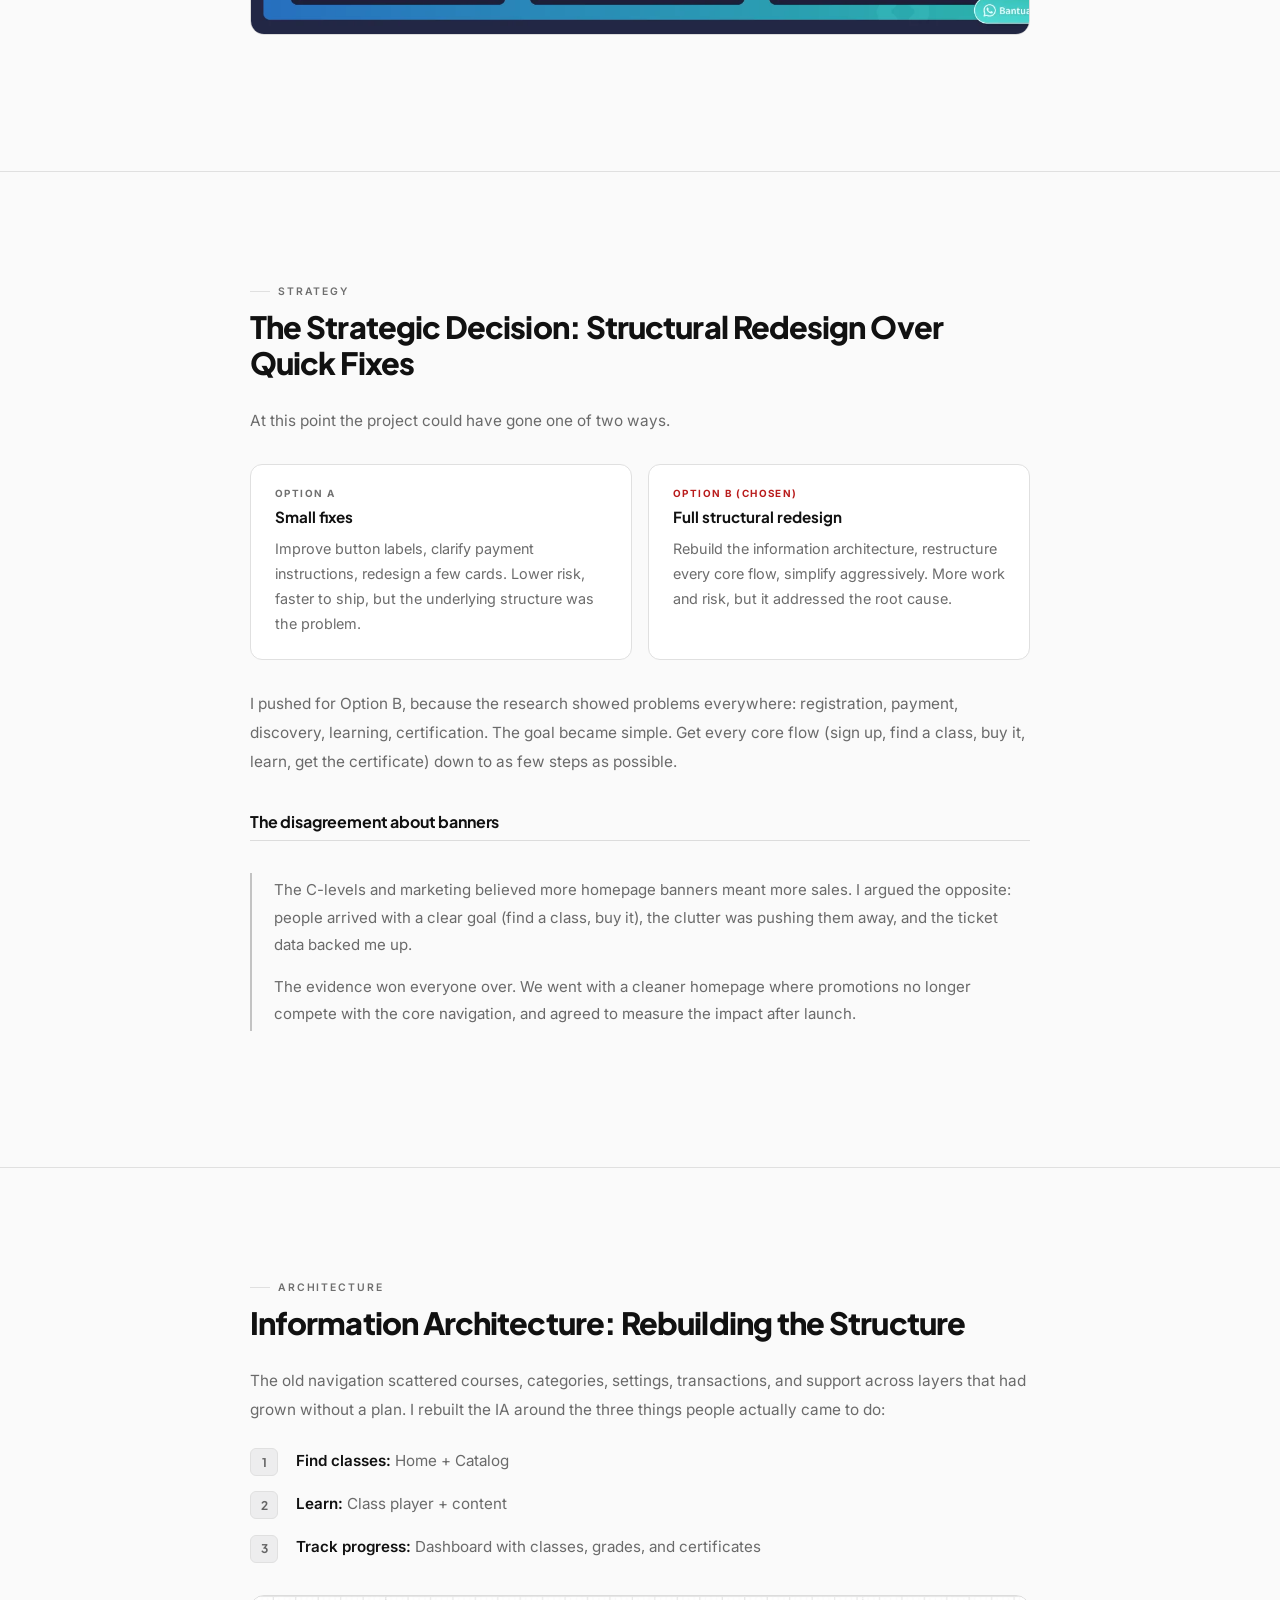
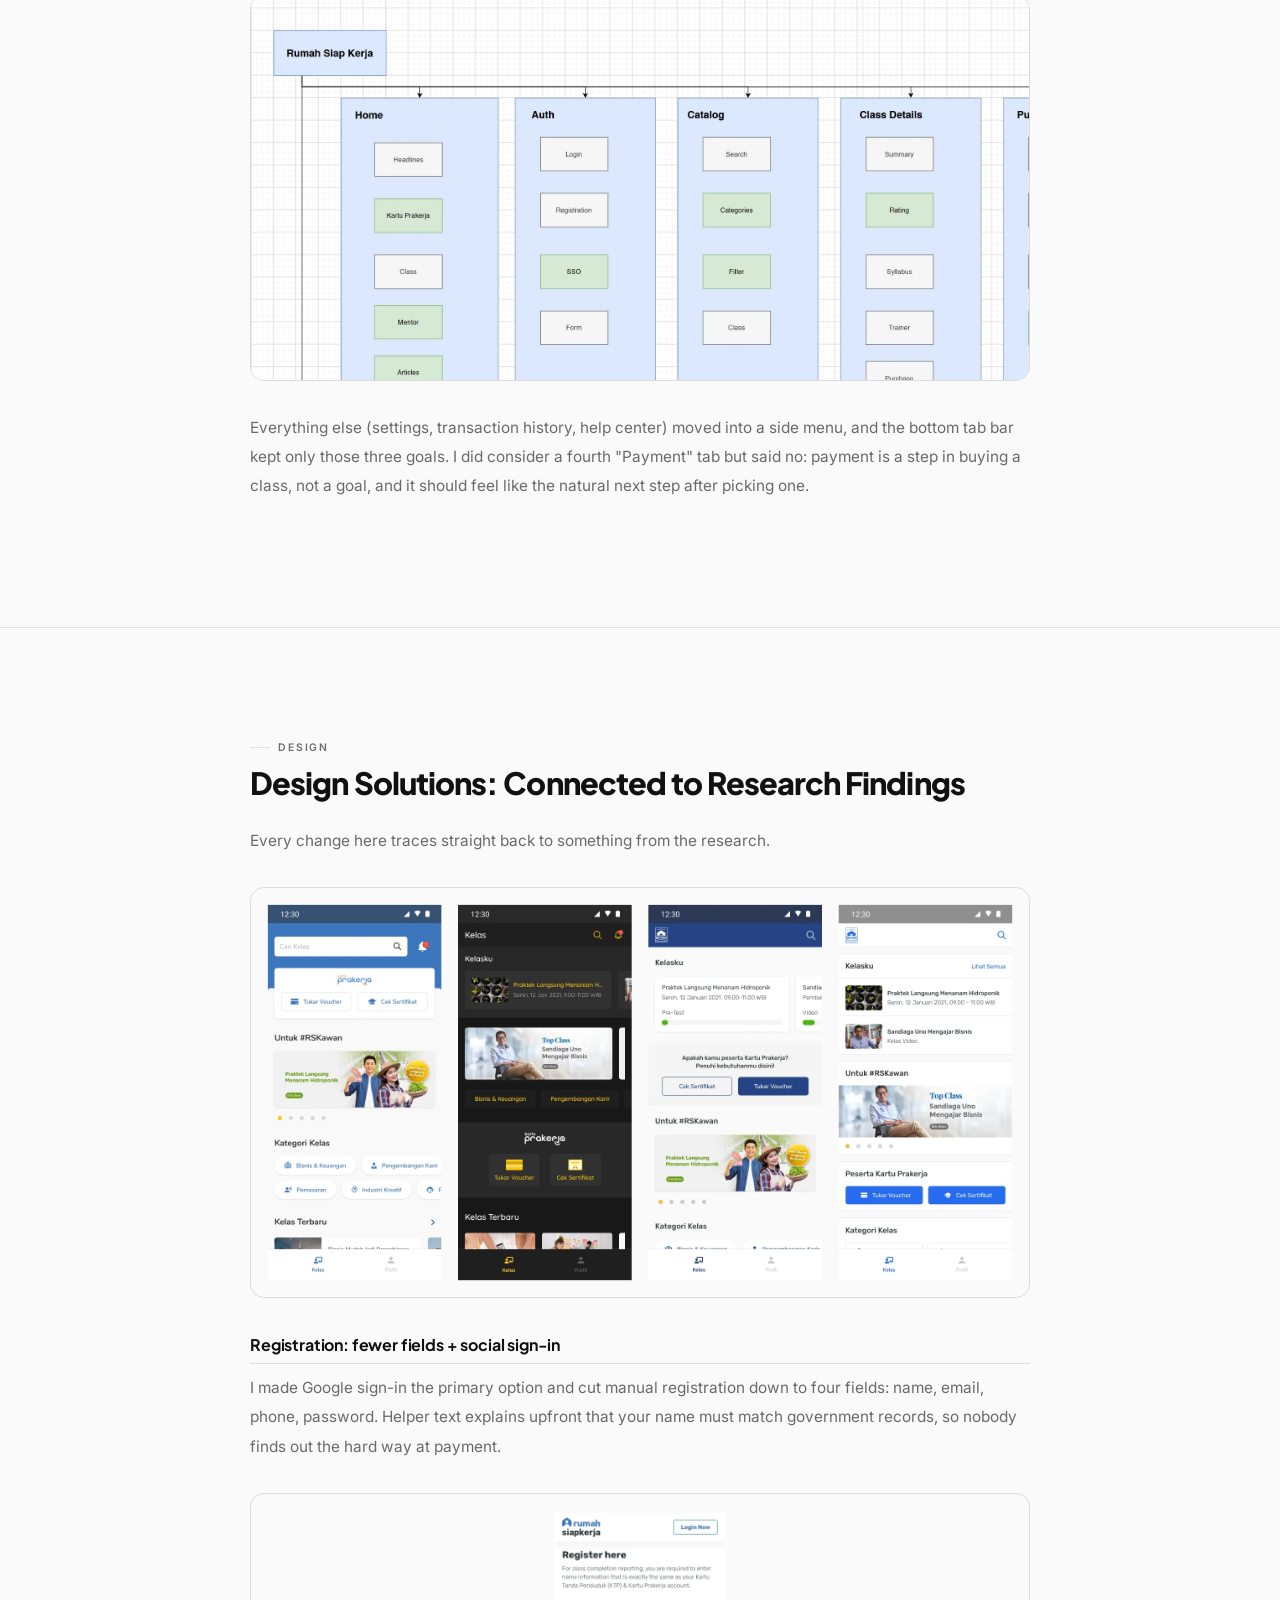
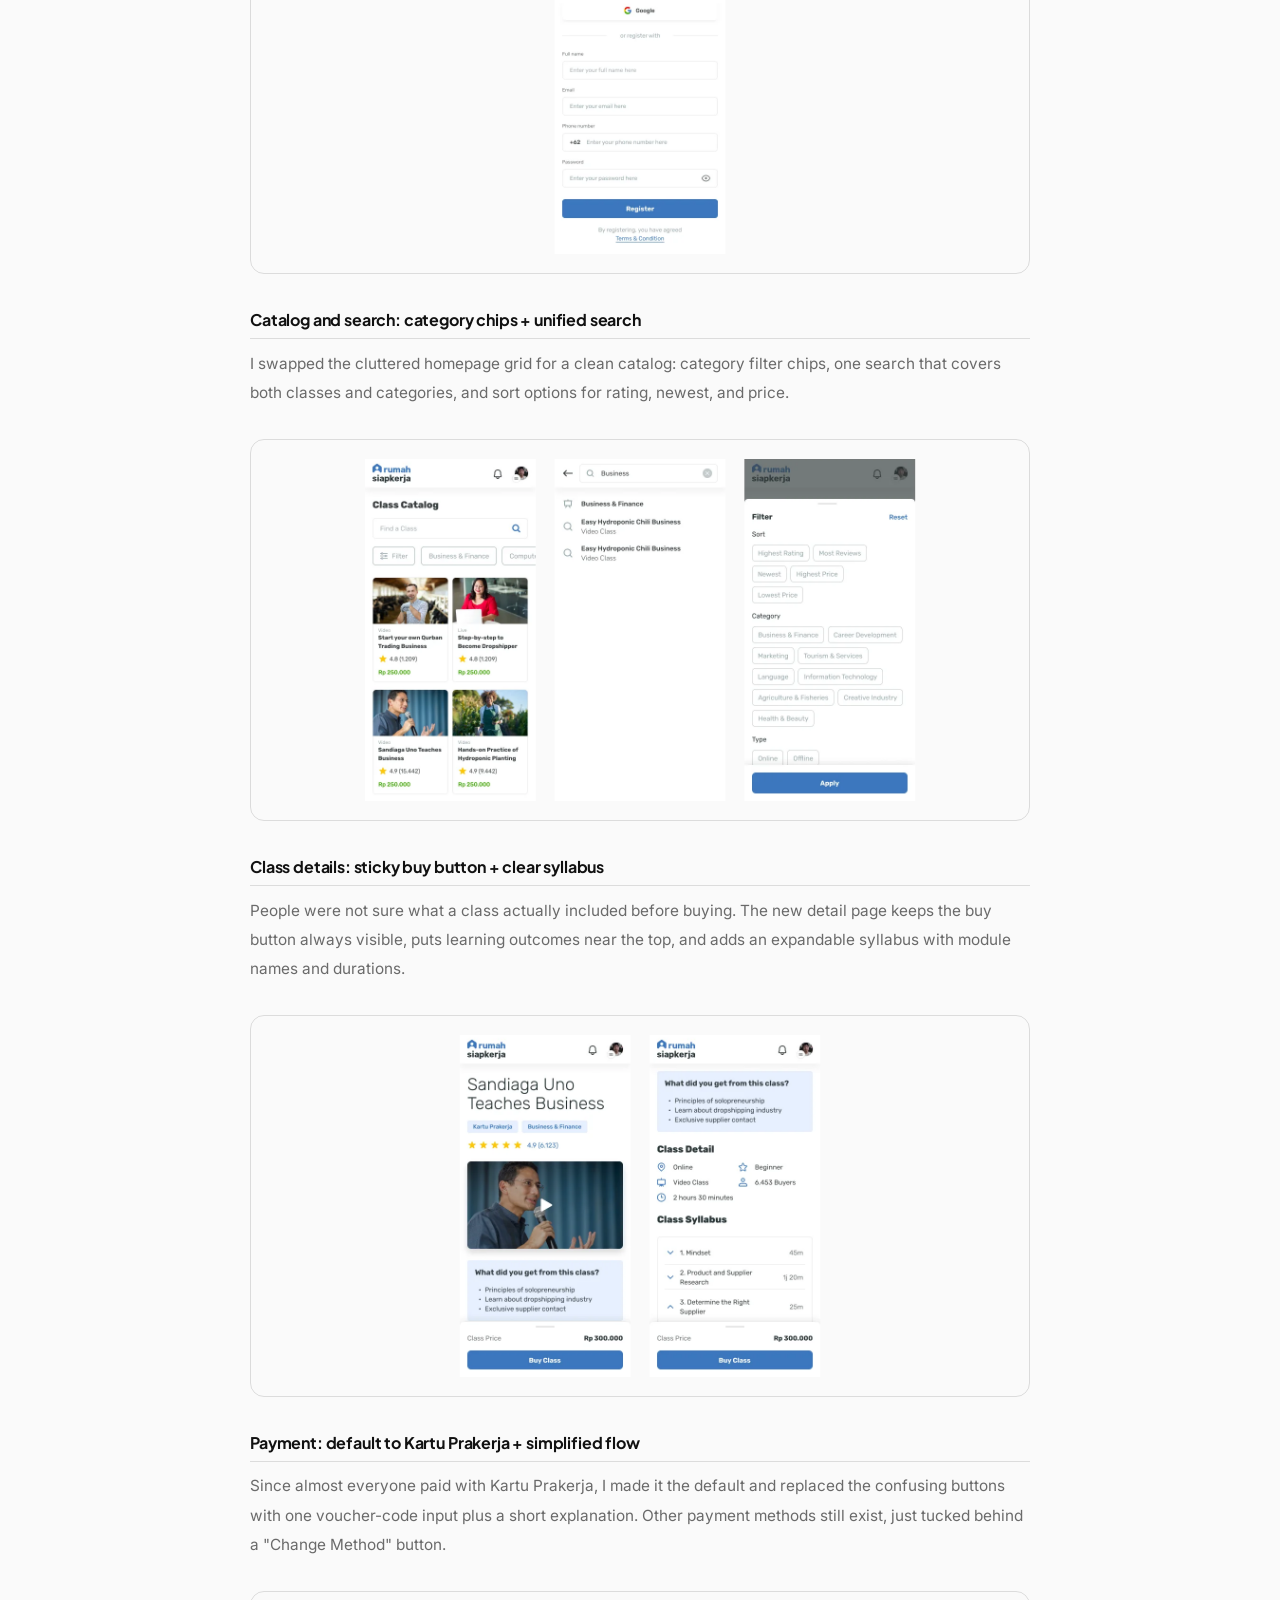
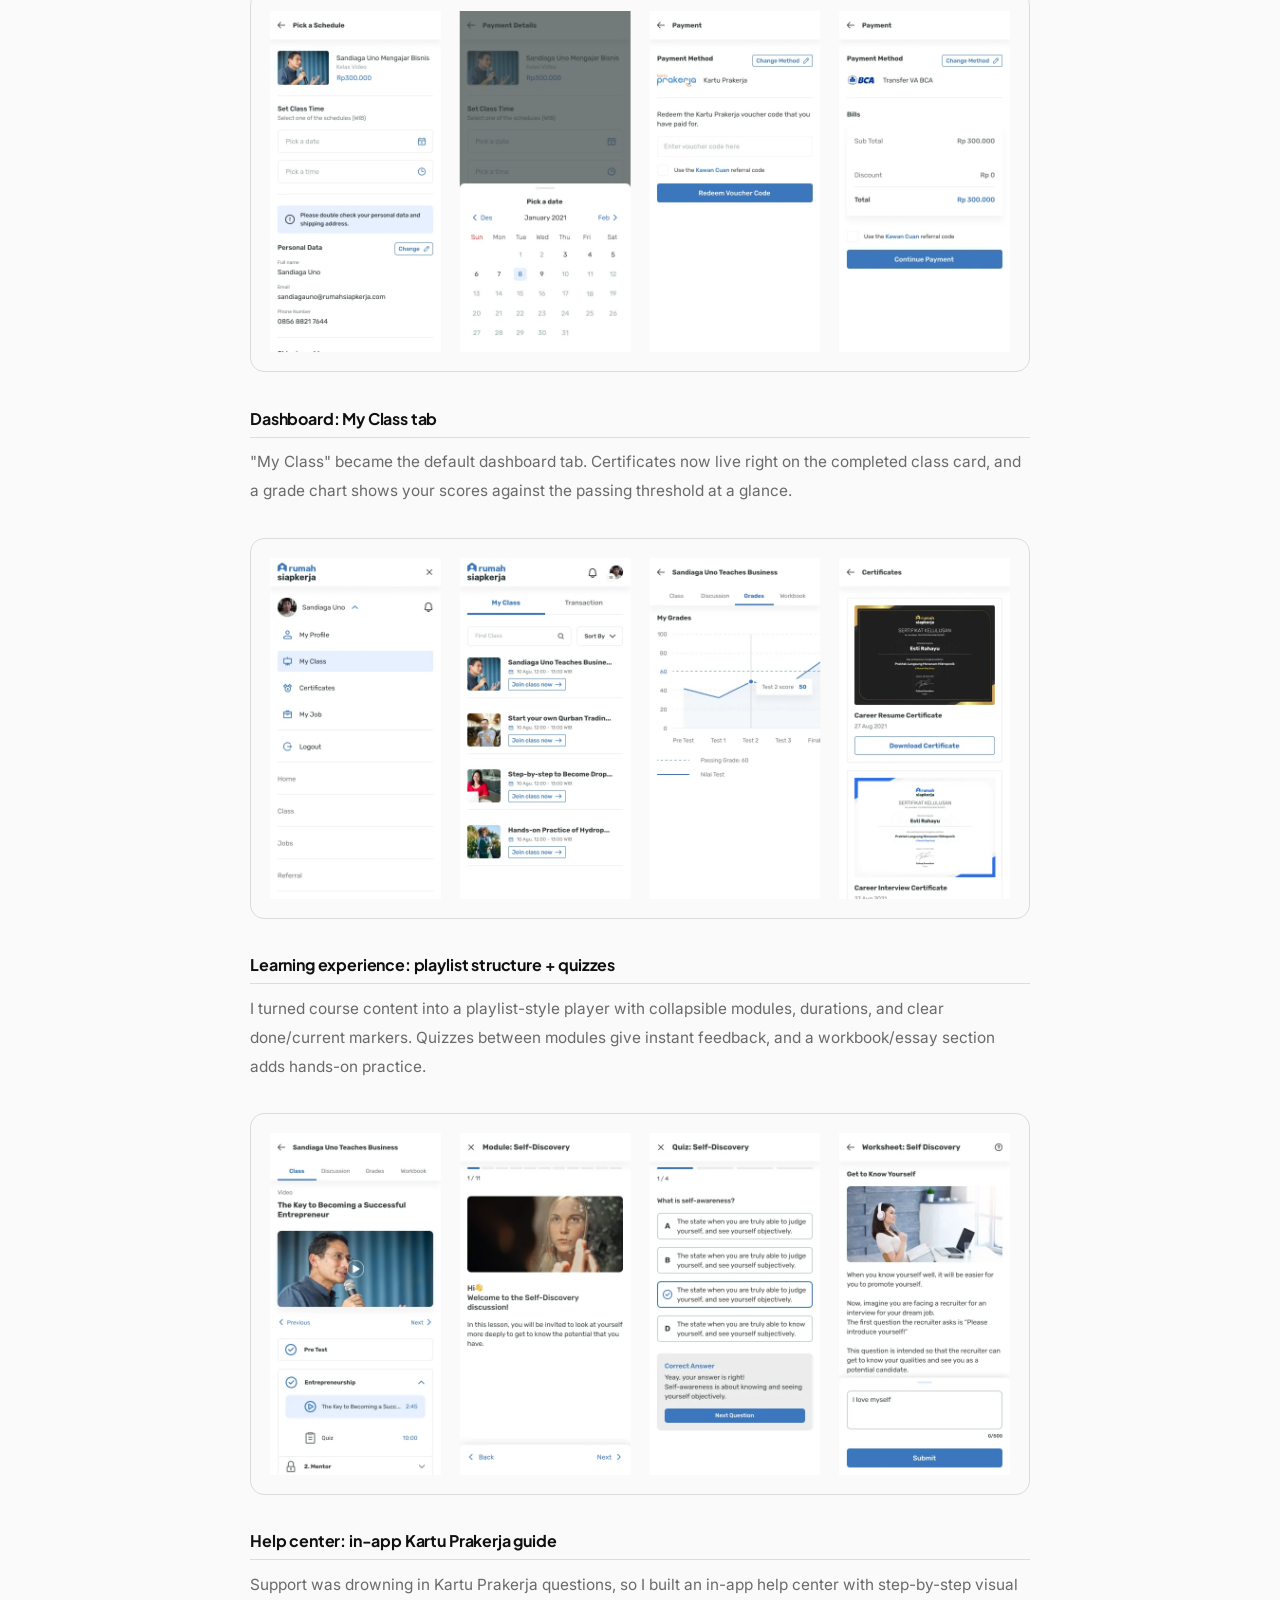
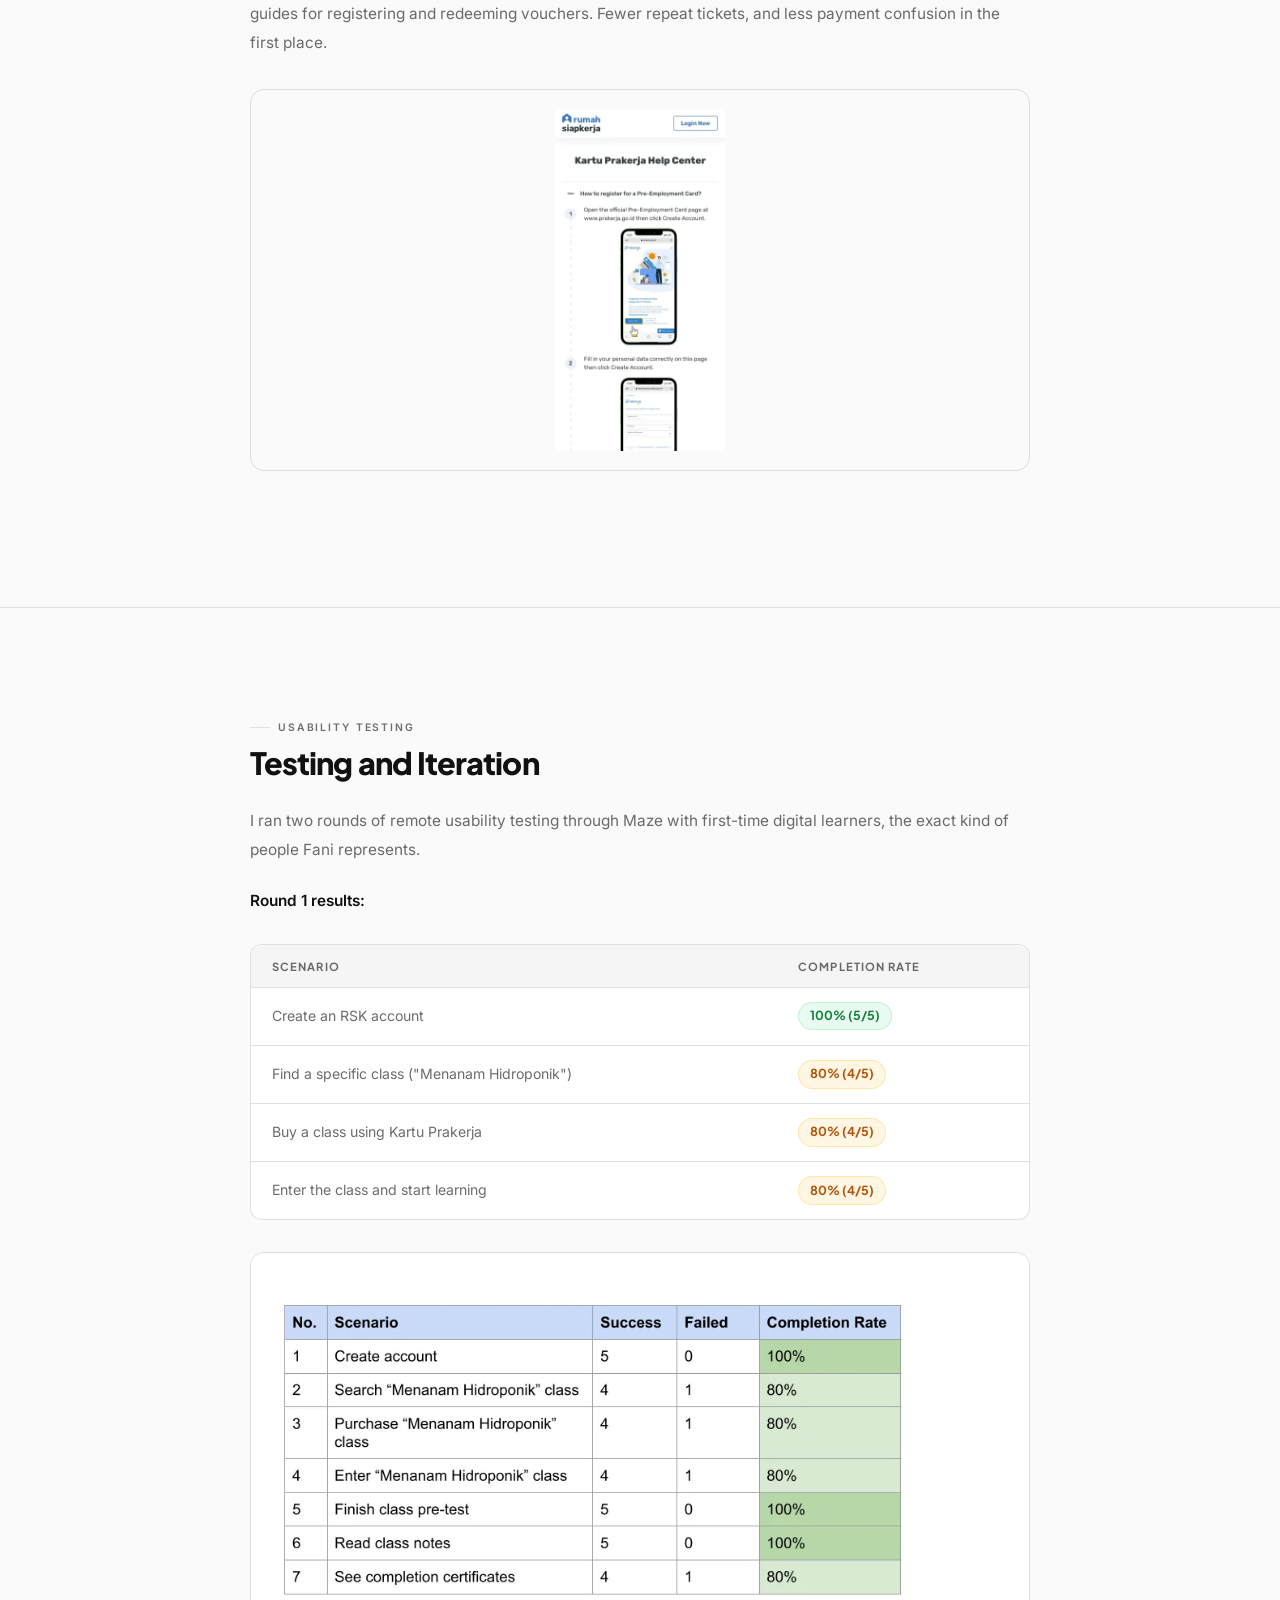
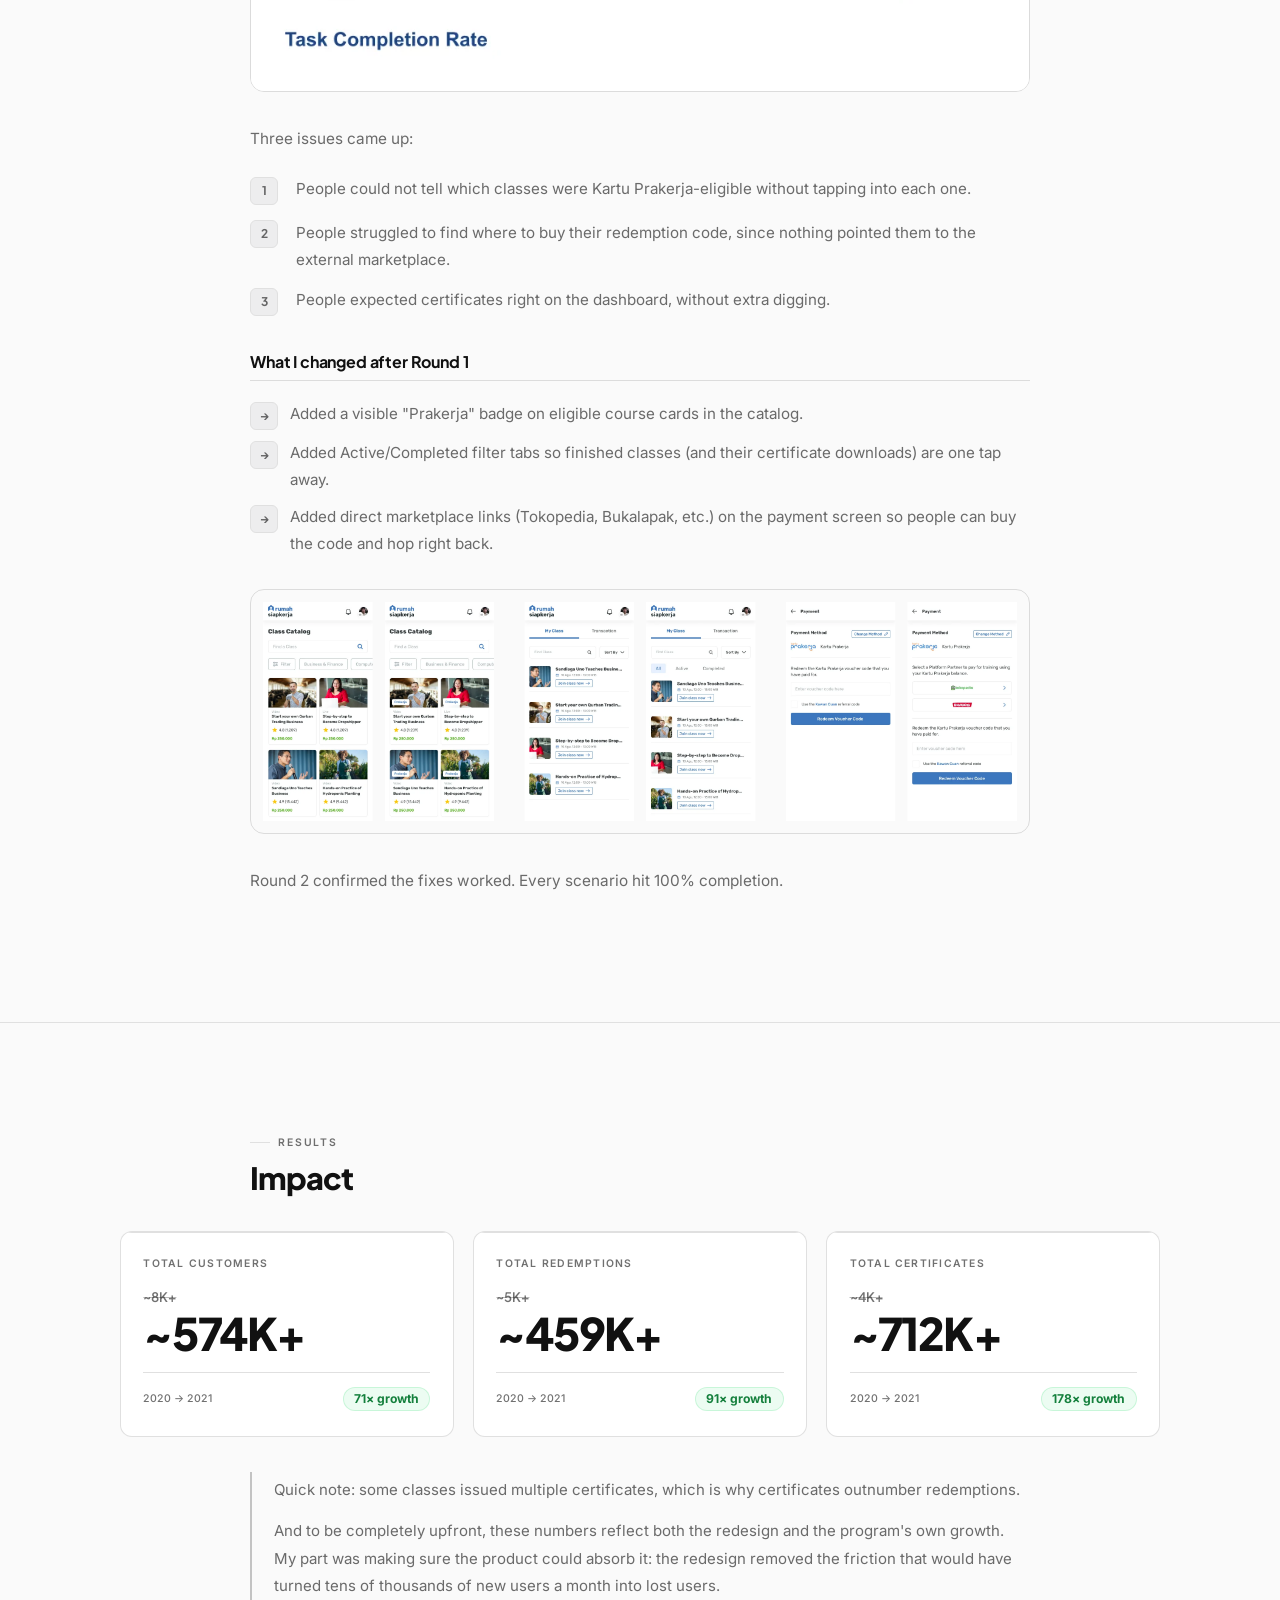
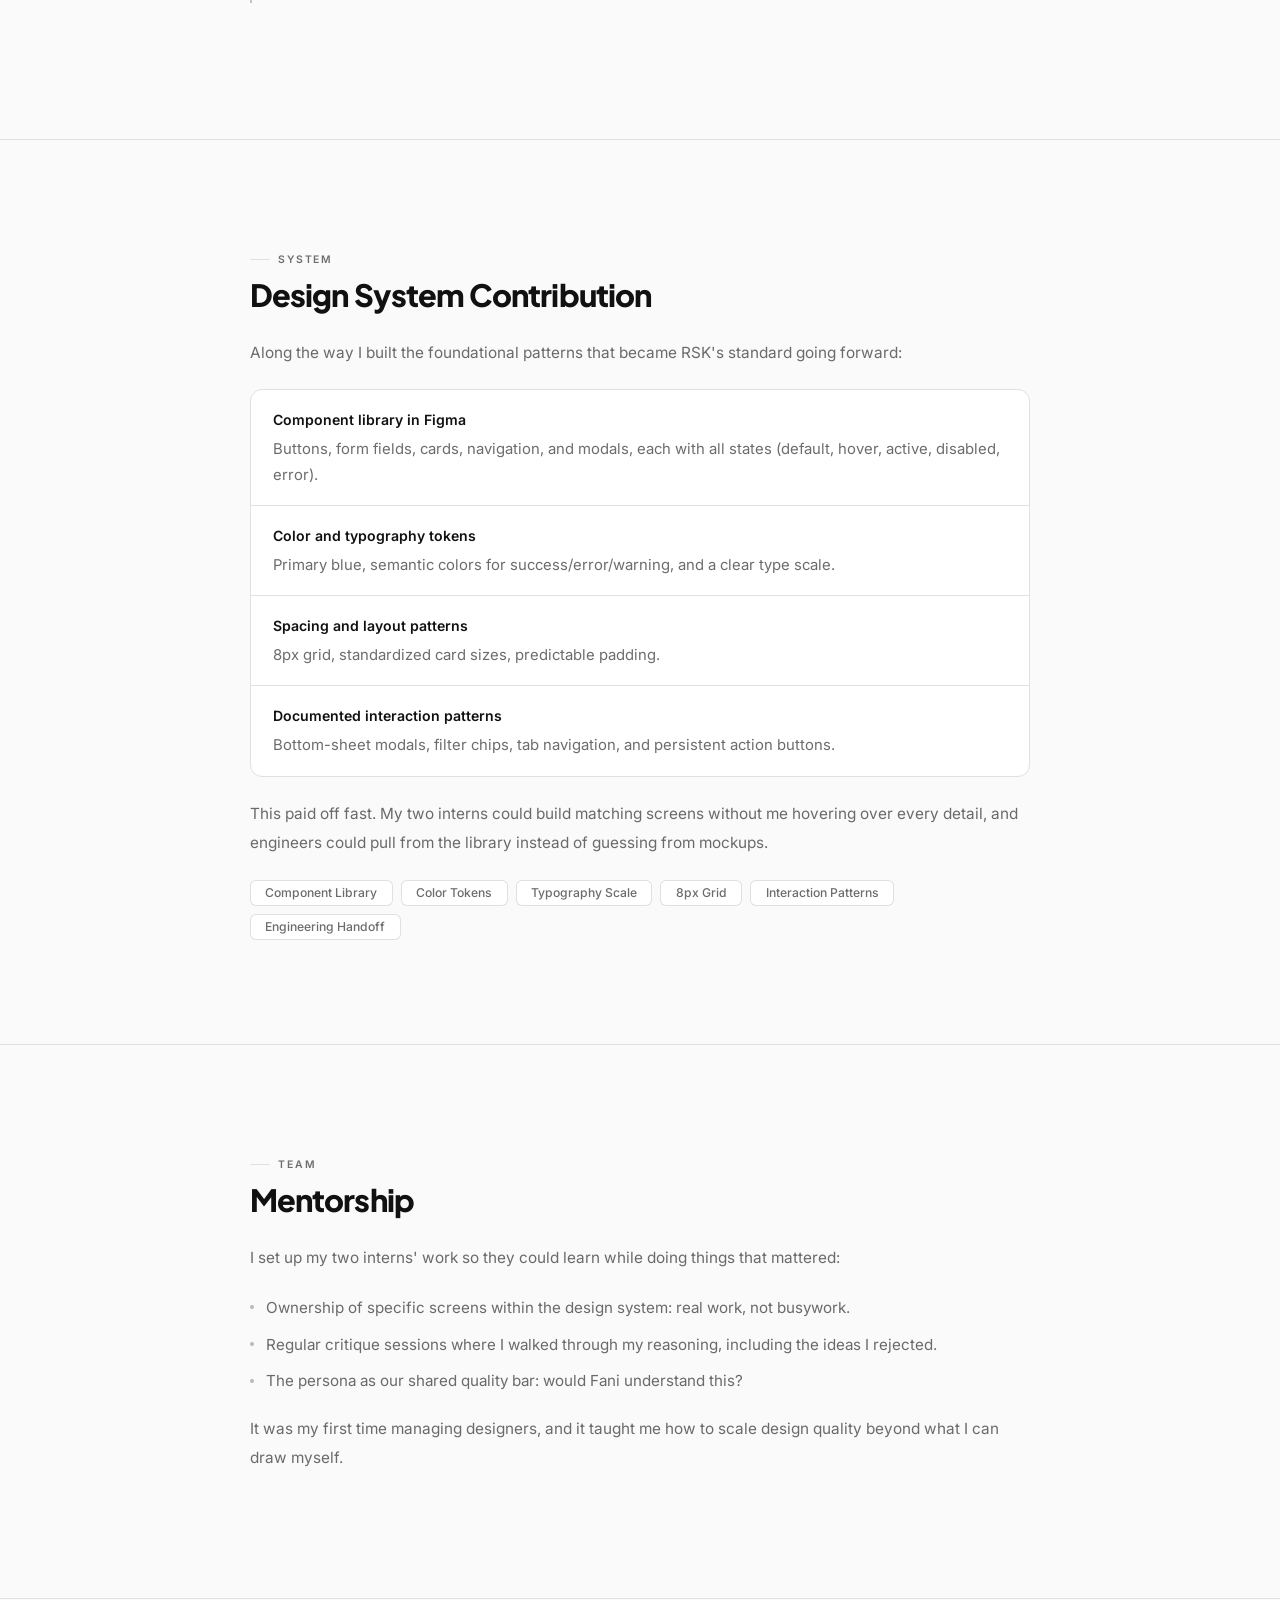
<file: rsk-case-study.html>
<!doctype html>
<html lang="en">
  <head>
    <meta charset="UTF-8" />
    <meta name="viewport" content="width=device-width, initial-scale=1.0" />
    <title>RSK Case Study - Muhammad Erlangga Rianto</title>
    <meta
      name="description"
      content="Redesigning an EdTech Mobile App: From ~4K to ~712K Certificates in One Year. A UX case study by Muhammad Erlangga Rianto."
    />
    <link rel="preconnect" href="https://fonts.googleapis.com" />
    <link rel="preconnect" href="https://fonts.gstatic.com" crossorigin />
    <link
      href="https://fonts.googleapis.com/css2?family=Plus+Jakarta+Sans:wght@400;600;700;800&family=Inter:wght@300;400;500&display=swap"
      rel="stylesheet"
    />
    <link rel="icon" type="image/webp" href="./assets/favicon.webp" />
    <link rel="stylesheet" href="css/style.css" />
    <link rel="stylesheet" href="css/case-study.css" />
  </head>

  <body>
    <a href="#main-content" class="skip-link">Skip to main content</a>
    <div class="cs-progress" id="csProgress" aria-hidden="true"></div>

    <nav aria-label="Main navigation">
      <a href="/" class="nav-logo" aria-label="Muhammad Erlangga Rianto, Home">
        Muhammad Erlangga Rianto
      </a>
      <button
        class="nav-hamburger"
        id="navHamburger"
        aria-label="Toggle navigation menu"
        aria-expanded="false"
        aria-controls="navLinks"
      >
        <span aria-hidden="true"></span><span aria-hidden="true"></span
        ><span aria-hidden="true"></span>
      </button>
      <ul class="nav-links" id="navLinks">
        <li><a href="/#about">About</a></li>
        <li><a href="/#projects">Work</a></li>
        <li><a href="/#resume">Resume</a></li>
        <li><a href="/#testimonials">Reviews</a></li>
        <li><a href="/#contact" class="nav-cta">Let's talk</a></li>
      </ul>
    </nav>

    <main id="main-content">
      <!-- Hero (breadcrumb lives inside) -->
      <section class="cs-hero" aria-label="Case study introduction">
        <div class="cs-hero-inner">
          <nav class="cs-breadcrumb" aria-label="Breadcrumb">
            <a href="/">Home</a>
            <span class="cs-breadcrumb-sep" aria-hidden="true">›</span>
            <a href="/#projects">Work</a>
            <span class="cs-breadcrumb-sep" aria-hidden="true">›</span>
            <span class="cs-breadcrumb-current">Rumah Siap Kerja</span>
          </nav>
          <div class="cs-hero-cat">EdTech · B2C · Mobile App</div>
          <h1>
            Redesigning an EdTech Mobile App: From ~4K to ~712K Certificates in
            One Year
          </h1>
          <p class="cs-hero-summary">
            Rumah Siap Kerja's app was confusing people at every step. I rebuilt
            the information architecture, simplified every core flow, and built
            a component system. A year later, the platform had grown from ~8K to
            ~574K+ customers.
          </p>
          <div class="cs-meta-grid">
            <div class="cs-meta-item">
              <div class="cs-meta-label">Role</div>
              <div class="cs-meta-value">UI/UX Designer</div>
            </div>
            <div class="cs-meta-item">
              <div class="cs-meta-label">Team</div>
              <div class="cs-meta-value">2 Interns · PMs · Engineering</div>
            </div>
            <div class="cs-meta-item">
              <div class="cs-meta-label">Duration</div>
              <div class="cs-meta-value">~1 month intensive</div>
            </div>
            <div class="cs-meta-item">
              <div class="cs-meta-label">Platform</div>
              <div class="cs-meta-value">Mobile App</div>
            </div>
            <div class="cs-meta-item">
              <div class="cs-meta-label">Tools</div>
              <div class="cs-meta-value">Figma · Maze</div>
            </div>
          </div>
        </div>
      </section>

      <!-- Section nav -->
      <nav class="cs-section-nav" aria-label="Case study sections">
        <div class="cs-section-nav-inner">
          <a href="#s-overview">Overview</a>
          <a href="#s-discovery">Discovery</a>
          <a href="#s-audit">UX Audit</a>
          <a href="#s-strategy">Strategy</a>
          <a href="#s-ia">Architecture</a>
          <a href="#s-design">Design</a>
          <a href="#s-testing">Testing</a>
          <a href="#s-impact">Impact</a>
          <a href="#s-system">Design System</a>
          <a href="#s-reflection">Reflection</a>
          <a href="#s-tools">Tools</a>
        </div>
      </nav>

      <!-- 01 The Short Version -->
      <section id="s-overview" class="cs-section cs-section--tint">
        <div class="cs-inner">
          <p class="cs-section-label">Overview</p>
          <h2 class="cs-h2">The Short Version</h2>
          <p class="cs-p">
            Quick backstory. Rumah Siap Kerja (RSK) is an Indonesian edtech
            platform where people take job-skills video courses, paid with Kartu
            Prakerja, a government voucher program. Paying means redeeming a
            code you buy on a marketplace like Tokopedia or Bukalapak, so it is
            not exactly a standard checkout.
          </p>
          <p class="cs-p">
            The program was about to scale up fast, and a confusing app would
            send all that new traffic straight to competitors. My research
            showed people genuinely wanted to learn, but the app kept getting in
            their way: unclear payment buttons, a banner-heavy homepage, and a
            dashboard that buried the classes they had already bought.
          </p>
          <p class="cs-p">
            So I restructured the information architecture, simplified every
            core flow, and built a component system to keep it all consistent.
            From 2020 to 2021, customers grew from ~8K+ to ~574K+, redemptions
            from ~5K+ to ~459K+, and certificates from ~4K+ to ~712K+.
          </p>
          <h3 class="cs-h3">My role</h3>
          <p class="cs-p">
            I was the lead and only UX designer, managing two design interns and
            working with PMs, engineers, marketing, and the C-levels. Research,
            IA, interaction design, prototyping, testing: all of it was mine.
          </p>
        </div>
      </section>

      <!-- 03 Discovery -->
      <section id="s-discovery" class="cs-section cs-section--light">
        <div class="cs-inner">
          <p class="cs-section-label">Research</p>
          <h2 class="cs-h2">Discovery: Understanding What Was Going Wrong</h2>
          <p class="cs-p">
            I ran two research tracks at once: digging through customer service
            tickets, and getting on the phone with users, both people who bought
            classes and people who signed up and never came back. The tickets
            surfaced the top complaints (payment confusion, finding purchased
            classes, downloading certificates), and the interviews explained
            why. Most RSK users had low digital literacy, and many had never
            used an e-learning app before.
          </p>
          <p class="cs-p">
            I will be honest, I did not have exact per-step drop-off numbers.
            But the patterns were consistent enough to point at four clear
            friction points:
          </p>

          <div class="cs-findings">
            <div class="cs-finding-card">
              <span class="cs-finding-num">1</span>
              <div class="cs-finding-body">
                <strong>Registration felt too long.</strong>The sign-up form
                threw too many required fields at people at once. Several
                interviewees told me they gave up halfway through.
              </div>
            </div>
            <div class="cs-finding-card">
              <span class="cs-finding-num">2</span>
              <div class="cs-finding-body">
                <strong>Payment was where most people got stuck.</strong>The
                redemption code flow had multiple action buttons with unclear
                names, and people simply did not know what to do at each step.
              </div>
            </div>
            <div class="cs-finding-card">
              <span class="cs-finding-num">3</span>
              <div class="cs-finding-body">
                <strong
                  >The dashboard did not show what users were looking
                  for.</strong
                >After buying, people expected to see their class right away.
                Instead they landed on a banner-filled homepage, and finding a
                purchased class or certificate took multiple taps through
                unclear menus.
              </div>
            </div>
            <div class="cs-finding-card">
              <span class="cs-finding-num">4</span>
              <div class="cs-finding-body">
                <strong
                  >The learning experience gave no sense of progress.</strong
                >Lessons sat in one flat list with no progress indicators or
                feedback. People could not tell how far along they were or
                whether they passed.
              </div>
            </div>
          </div>

          <h3 class="cs-h3">Building the persona</h3>
          <p class="cs-p">
            From these findings I created Fani, a 22-year-old fresh graduate
            from Bekasi: eager to learn, not too comfortable with digital
            products, and quick to give up when something feels unclear. She
            became the filter for every design decision. If Fani would not get
            it on her first try, it had to be simpler.
          </p>

          <figure
            class="cs-figure"
            role="img"
            aria-label="User persona : Fani, showing her goals, frustrations, and background"
          >
            <img
              src="assets/images/projects/rsk-persona.webp"
              alt="User persona : Fani, showing her goals, frustrations, and background"
              loading="lazy"
            />
          </figure>
        </div>
      </section>

      <!-- 04 UX Audit -->
      <section id="s-audit" class="cs-section cs-section--tint">
        <div class="cs-inner">
          <p class="cs-section-label">Analysis</p>
          <h2 class="cs-h2">UX Audit: Mapping the Specific Issues</h2>
          <p class="cs-p">
            Before jumping into solutions, I ran a heuristic evaluation using
            Shneiderman's 8 Golden Rules, leaning on "Strive for Consistency"
            and "Reduce Short-Term Memory Load," the two that matter most for
            users with low digital literacy. Here is what turned up:
          </p>
          <ul class="cs-ul">
            <li>
              Buttons and interactions behaved differently from screen to screen
            </li>
            <li>
              Promotional banners and sliders on the homepage competed with the
              actual navigation
            </li>
            <li>
              Going from "I want to take a class" to actually enrolling took way
              too many steps
            </li>
            <li>
              Actions like buying a class gave no clear confirmation, so people
              were left wondering if it worked
            </li>
          </ul>

          <figure
            class="cs-figure"
            role="img"
            aria-label="Heuristic evaluation with annotated screenshots of the old app"
          >
            <img
              src="assets/images/projects/rsk-ux-audit.webp"
              alt="Heuristic evaluation with annotated screenshots of the old app"
              loading="lazy"
            />
          </figure>

          <p class="cs-p">
            I also looked at Skill Academy by Ruangguru (Indonesia's biggest
            edtech) and Udacity, and two things jumped out that RSK was missing:
            screens focused on one decision at a time, and progress indicators
            (bars, badges, grades) that keep people coming back.
          </p>

          <figure
            class="cs-figure"
            role="img"
            aria-label="Competitive analysis : RSK vs Skill Academy vs Udacity"
          >
            <img
              src="assets/images/projects/rsk-competitive.webp"
              alt="Competitive analysis : RSK vs Skill Academy vs Udacity"
              loading="lazy"
            />
          </figure>
        </div>
      </section>

      <!-- 05 Strategy -->
      <section id="s-strategy" class="cs-section cs-section--light">
        <div class="cs-inner">
          <p class="cs-section-label">Strategy</p>
          <h2 class="cs-h2">
            The Strategic Decision: Structural Redesign Over Quick Fixes
          </h2>
          <p class="cs-p">
            At this point the project could have gone one of two ways.
          </p>
          <div class="cs-option-grid">
            <div class="cs-option-card cs-option-card--a">
              <div class="cs-option-tag">Option A</div>
              <div class="cs-option-title">Small fixes</div>
              <div class="cs-option-body">
                Improve button labels, clarify payment instructions, redesign a
                few cards. Lower risk, faster to ship, but the underlying
                structure was the problem.
              </div>
            </div>
            <div class="cs-option-card cs-option-card--b">
              <div class="cs-option-tag">Option B (chosen)</div>
              <div class="cs-option-title">Full structural redesign</div>
              <div class="cs-option-body">
                Rebuild the information architecture, restructure every core
                flow, simplify aggressively. More work and risk, but it
                addressed the root cause.
              </div>
            </div>
          </div>
          <p class="cs-p">
            I pushed for Option B, because the research showed problems
            everywhere: registration, payment, discovery, learning,
            certification. The goal became simple. Get every core flow (sign up,
            find a class, buy it, learn, get the certificate) down to as few
            steps as possible.
          </p>

          <h3 class="cs-h3">The disagreement about banners</h3>
          <div class="cs-callout">
            <p>
              The C-levels and marketing believed more homepage banners meant
              more sales. I argued the opposite: people arrived with a clear
              goal (find a class, buy it), the clutter was pushing them away,
              and the ticket data backed me up.
            </p>
            <p>
              The evidence won everyone over. We went with a cleaner homepage
              where promotions no longer compete with the core navigation, and
              agreed to measure the impact after launch.
            </p>
          </div>
        </div>
      </section>

      <!-- 06 Information Architecture -->
      <section id="s-ia" class="cs-section cs-section--tint">
        <div class="cs-inner">
          <p class="cs-section-label">Architecture</p>
          <h2 class="cs-h2">
            Information Architecture: Rebuilding the Structure
          </h2>
          <p class="cs-p">
            The old navigation scattered courses, categories, settings,
            transactions, and support across layers that had grown without a
            plan. I rebuilt the IA around the three things people actually came
            to do:
          </p>
          <ol class="cs-ol">
            <li>
              <div><strong>Find classes:</strong> Home + Catalog</div>
            </li>
            <li>
              <div><strong>Learn:</strong> Class player + content</div>
            </li>
            <li>
              <div>
                <strong>Track progress:</strong> Dashboard with classes, grades,
                and certificates
              </div>
            </li>
          </ol>

          <figure
            class="cs-figure"
            role="img"
            aria-label="Information architecture diagram, old vs new structure"
          >
            <img
              src="assets/images/projects/rsk-ia.webp"
              alt="Information architecture diagram, old vs new structure"
              loading="lazy"
            />
          </figure>

          <p class="cs-p">
            Everything else (settings, transaction history, help center) moved
            into a side menu, and the bottom tab bar kept only those three
            goals. I did consider a fourth "Payment" tab but said no: payment is
            a step in buying a class, not a goal, and it should feel like the
            natural next step after picking one.
          </p>
        </div>
      </section>

      <!-- 07 Design Solutions -->
      <section id="s-design" class="cs-section cs-section--light">
        <div class="cs-inner">
          <p class="cs-section-label">Design</p>
          <h2 class="cs-h2">
            Design Solutions: Connected to Research Findings
          </h2>
          <p class="cs-p">
            Every change here traces straight back to something from the
            research.
          </p>

          <figure
            class="cs-figure"
            role="img"
            aria-label="Lo-fi wireframes for core flows"
          >
            <img
              src="assets/images/projects/rsk-lofi.webp"
              alt="Lo-fi wireframes for core flows"
              loading="lazy"
            />
          </figure>

          <h3 class="cs-h3">Registration: fewer fields + social sign-in</h3>
          <p class="cs-p">
            I made Google sign-in the primary option and cut manual registration
            down to four fields: name, email, phone, password. Helper text
            explains upfront that your name must match government records, so
            nobody finds out the hard way at payment.
          </p>
          <figure
            class="cs-figure"
            role="img"
            aria-label="Registration screen redesign, before and after"
          >
            <img
              src="assets/images/projects/rsk-registration.webp"
              alt="Registration screen redesign, before and after"
              loading="lazy"
            />
          </figure>

          <h3 class="cs-h3">
            Catalog and search: category chips + unified search
          </h3>
          <p class="cs-p">
            I swapped the cluttered homepage grid for a clean catalog: category
            filter chips, one search that covers both classes and categories,
            and sort options for rating, newest, and price.
          </p>
          <figure
            class="cs-figure"
            role="img"
            aria-label="Catalog, search, and filter screens : category chips and unified search"
          >
            <img
              src="assets/images/projects/rsk-catalog.webp"
              alt="Catalog, search, and filter screens : category chips and unified search"
              loading="lazy"
            />
          </figure>

          <h3 class="cs-h3">
            Class details: sticky buy button + clear syllabus
          </h3>
          <p class="cs-p">
            People were not sure what a class actually included before buying.
            The new detail page keeps the buy button always visible, puts
            learning outcomes near the top, and adds an expandable syllabus with
            module names and durations.
          </p>
          <figure
            class="cs-figure"
            role="img"
            aria-label="Class details and syllabus screens : sticky CTA and expandable syllabus"
          >
            <img
              src="assets/images/projects/rsk-class-details.webp"
              alt="Class details and syllabus screens : sticky CTA and expandable syllabus"
              loading="lazy"
            />
          </figure>

          <h3 class="cs-h3">
            Payment: default to Kartu Prakerja + simplified flow
          </h3>
          <p class="cs-p">
            Since almost everyone paid with Kartu Prakerja, I made it the
            default and replaced the confusing buttons with one voucher-code
            input plus a short explanation. Other payment methods still exist,
            just tucked behind a "Change Method" button.
          </p>
          <figure
            class="cs-figure"
            role="img"
            aria-label="Payment flow screens : Kartu Prakerja default and alternative method"
          >
            <img
              src="assets/images/projects/rsk-payment.webp"
              alt="Payment flow screens : Kartu Prakerja default and alternative method"
              loading="lazy"
            />
          </figure>

          <h3 class="cs-h3">Dashboard: My Class tab</h3>
          <p class="cs-p">
            "My Class" became the default dashboard tab. Certificates now live
            right on the completed class card, and a grade chart shows your
            scores against the passing threshold at a glance.
          </p>
          <figure
            class="cs-figure"
            role="img"
            aria-label="Dashboard, navigation menu, and grading screens : My Class tab and grade chart"
          >
            <img
              src="assets/images/projects/rsk-dashboard.webp"
              alt="Dashboard, navigation menu, and grading screens : My Class tab and grade chart"
              loading="lazy"
            />
          </figure>

          <h3 class="cs-h3">
            Learning experience: playlist structure + quizzes
          </h3>
          <p class="cs-p">
            I turned course content into a playlist-style player with
            collapsible modules, durations, and clear done/current markers.
            Quizzes between modules give instant feedback, and a workbook/essay
            section adds hands-on practice.
          </p>
          <figure
            class="cs-figure"
            role="img"
            aria-label="Class learning, readings, quizzes, and essay screens : playlist player and quiz flow"
          >
            <img
              src="assets/images/projects/rsk-learning.webp"
              alt="Class learning, readings, quizzes, and essay screens : playlist player and quiz flow"
              loading="lazy"
            />
          </figure>

          <h3 class="cs-h3">Help center: in-app Kartu Prakerja guide</h3>
          <p class="cs-p">
            Support was drowning in Kartu Prakerja questions, so I built an
            in-app help center with step-by-step visual guides for registering
            and redeeming vouchers. Fewer repeat tickets, and less payment
            confusion in the first place.
          </p>
          <figure
            class="cs-figure"
            role="img"
            aria-label="Help center screen: in-app Kartu Prakerja guide"
          >
            <img
              src="assets/images/projects/rsk-helpcenter.webp"
              alt="Help center screen: in-app Kartu Prakerja guide"
              loading="lazy"
            />
          </figure>
        </div>
      </section>

      <!-- 08 Testing -->
      <section id="s-testing" class="cs-section cs-section--tint">
        <div class="cs-inner">
          <p class="cs-section-label">Usability Testing</p>
          <h2 class="cs-h2">Testing and Iteration</h2>
          <p class="cs-p">
            I ran two rounds of remote usability testing through Maze with
            first-time digital learners, the exact kind of people Fani
            represents.
          </p>
          <p class="cs-p"><strong>Round 1 results:</strong></p>

          <div class="cs-table-wrap">
            <table class="cs-table">
              <thead>
                <tr>
                  <th>Scenario</th>
                  <th>Completion Rate</th>
                </tr>
              </thead>
              <tbody>
                <tr>
                  <td>Create an RSK account</td>
                  <td>
                    <span class="cs-rate-pill cs-rate-100">100% (5/5)</span>
                  </td>
                </tr>
                <tr>
                  <td>Find a specific class ("Menanam Hidroponik")</td>
                  <td>
                    <span class="cs-rate-pill cs-rate-80">80% (4/5)</span>
                  </td>
                </tr>
                <tr>
                  <td>Buy a class using Kartu Prakerja</td>
                  <td>
                    <span class="cs-rate-pill cs-rate-80">80% (4/5)</span>
                  </td>
                </tr>
                <tr>
                  <td>Enter the class and start learning</td>
                  <td>
                    <span class="cs-rate-pill cs-rate-80">80% (4/5)</span>
                  </td>
                </tr>
              </tbody>
            </table>
          </div>

          <figure
            class="cs-figure"
            role="img"
            aria-label="Maze usability test setup and results : Round 1 test flow"
          >
            <img
              src="assets/images/projects/rsk-maze-test.webp"
              alt="Maze usability test setup and results : Round 1 test flow"
              loading="lazy"
            />
          </figure>

          <p class="cs-p">Three issues came up:</p>
          <ol class="cs-ol">
            <li>
              <div>
                People could not tell which classes were Kartu Prakerja-eligible
                without tapping into each one.
              </div>
            </li>
            <li>
              <div>
                People struggled to find where to buy their redemption code,
                since nothing pointed them to the external marketplace.
              </div>
            </li>
            <li>
              <div>
                People expected certificates right on the dashboard, without
                extra digging.
              </div>
            </li>
          </ol>

          <h3 class="cs-h3">What I changed after Round 1</h3>
          <ul class="cs-ul cs-ul--changes">
            <li>
              Added a visible "Prakerja" badge on eligible course cards in the
              catalog.
            </li>
            <li>
              Added Active/Completed filter tabs so finished classes (and their
              certificate downloads) are one tap away.
            </li>
            <li>
              Added direct marketplace links (Tokopedia, Bukalapak, etc.) on the
              payment screen so people can buy the code and hop right back.
            </li>
          </ul>

          <figure
            class="cs-figure"
            role="img"
            aria-label="Before/after comparison : Prakerja badges and dashboard filter tabs"
          >
            <img
              src="assets/images/projects/rsk-before-after.webp"
              alt="Before/after comparison : Prakerja badges and dashboard filter tabs"
              loading="lazy"
            />
          </figure>

          <p class="cs-p">
            Round 2 confirmed the fixes worked. Every scenario hit 100%
            completion.
          </p>
        </div>
      </section>

      <!-- 09 Impact -->
      <section id="s-impact" class="cs-section cs-section--light">
        <div class="cs-inner">
          <p class="cs-section-label">Results</p>
          <h2 class="cs-h2">Impact</h2>
        </div>
        <div class="cs-inner-wide">
          <div class="cs-metrics-grid">
            <div class="cs-metric-card">
              <div class="cs-metric-label">Total Customers</div>
              <span class="cs-metric-before">~8K+</span>
              <span class="cs-metric-after">~574K+</span>
              <div class="cs-metric-footer">
                <span class="cs-metric-year">2020 → 2021</span>
                <span class="cs-metric-growth">71× growth</span>
              </div>
            </div>
            <div class="cs-metric-card">
              <div class="cs-metric-label">Total Redemptions</div>
              <span class="cs-metric-before">~5K+</span>
              <span class="cs-metric-after">~459K+</span>
              <div class="cs-metric-footer">
                <span class="cs-metric-year">2020 → 2021</span>
                <span class="cs-metric-growth">91× growth</span>
              </div>
            </div>
            <div class="cs-metric-card">
              <div class="cs-metric-label">Total Certificates</div>
              <span class="cs-metric-before">~4K+</span>
              <span class="cs-metric-after">~712K+</span>
              <div class="cs-metric-footer">
                <span class="cs-metric-year">2020 → 2021</span>
                <span class="cs-metric-growth">178× growth</span>
              </div>
            </div>
          </div>
        </div>
        <div class="cs-inner">
          <div class="cs-callout">
            <p>
              Quick note: some classes issued multiple certificates, which is
              why certificates outnumber redemptions.
            </p>
            <p>
              And to be completely upfront, these numbers reflect both the
              redesign and the program's own growth. My part was making sure the
              product could absorb it: the redesign removed the friction that
              would have turned tens of thousands of new users a month into lost
              users.
            </p>
          </div>
        </div>
      </section>

      <!-- 10 Design System -->
      <section id="s-system" class="cs-section cs-section--tint">
        <div class="cs-inner">
          <p class="cs-section-label">System</p>
          <h2 class="cs-h2">Design System Contribution</h2>
          <p class="cs-p">
            Along the way I built the foundational patterns that became RSK's
            standard going forward:
          </p>
          <ul class="cs-item-list">
            <li>
              <strong>Component library in Figma</strong>Buttons, form fields,
              cards, navigation, and modals, each with all states (default,
              hover, active, disabled, error).
            </li>
            <li>
              <strong>Color and typography tokens</strong>Primary blue, semantic
              colors for success/error/warning, and a clear type scale.
            </li>
            <li>
              <strong>Spacing and layout patterns</strong>8px grid, standardized
              card sizes, predictable padding.
            </li>
            <li>
              <strong>Documented interaction patterns</strong>Bottom-sheet
              modals, filter chips, tab navigation, and persistent action
              buttons.
            </li>
          </ul>
          <p class="cs-p">
            This paid off fast. My two interns could build matching screens
            without me hovering over every detail, and engineers could pull from
            the library instead of guessing from mockups.
          </p>
          <div class="cs-chip-group">
            <span class="skill-chip">Component Library</span>
            <span class="skill-chip">Color Tokens</span>
            <span class="skill-chip">Typography Scale</span>
            <span class="skill-chip">8px Grid</span>
            <span class="skill-chip">Interaction Patterns</span>
            <span class="skill-chip">Engineering Handoff</span>
          </div>
        </div>
      </section>

      <!-- 11 Mentorship -->
      <section id="s-mentorship" class="cs-section cs-section--light">
        <div class="cs-inner">
          <p class="cs-section-label">Team</p>
          <h2 class="cs-h2">Mentorship</h2>
          <p class="cs-p">
            I set up my two interns' work so they could learn while doing things
            that mattered:
          </p>
          <ul class="cs-ul">
            <li>
              Ownership of specific screens within the design system: real work,
              not busywork.
            </li>
            <li>
              Regular critique sessions where I walked through my reasoning,
              including the ideas I rejected.
            </li>
            <li>
              The persona as our shared quality bar: would Fani understand this?
            </li>
          </ul>
          <p class="cs-p">
            It was my first time managing designers, and it taught me how to
            scale design quality beyond what I can draw myself.
          </p>
        </div>
      </section>

      <!-- 12 Reflection -->
      <section id="s-reflection" class="cs-section cs-section--tint">
        <div class="cs-inner">
          <p class="cs-section-label">Reflection</p>
          <h2 class="cs-h2">Reflection</h2>

          <h3 class="cs-h3">What went well</h3>
          <ul class="cs-ul">
            <li>
              "As few steps as possible" kept every decision honest: any new
              feature or screen had to earn its place.
            </li>
            <li>
              A persona built from real interviews turned opinion debates into
              one simple question: what would Fani do?
            </li>
            <li>
              The best fixes (Prakerja as the default payment, marketplace
              links) came out of testing, not my first drafts.
            </li>
          </ul>

          <h3 class="cs-h3">What I would do differently</h3>
          <ul class="cs-item-list">
            <li>
              <strong>Set up analytics tracking from day one</strong>We launched
              without event tracking, so the impact numbers are platform totals
              rather than per-step funnel data. I would love to have that funnel
              view.
            </li>
            <li>
              <strong>Test with a wider range of users earlier</strong>Our
              participants were mostly urban smartphone users. Testing with
              rural users on older phones would have caught performance and
              layout issues sooner.
            </li>
            <li>
              <strong>Build a more complete design system</strong>With more time
              I would have added usage guidelines, do/don't examples, and
              accessibility notes for every component.
            </li>
          </ul>
        </div>
      </section>

      <!-- 13 Tools and Methods -->
      <section id="s-tools" class="cs-section cs-section--light">
        <div class="cs-inner">
          <p class="cs-section-label">Process</p>
          <h2 class="cs-h2">Tools and Methods</h2>
          <div class="cs-tools-list">
            <div class="cs-tool-item">
              <div class="cs-tool-category">Research</div>
              <div class="cs-tool-value">
                User interviews (phone), customer service ticket analysis,
                heuristic evaluation (Shneiderman's 8 Golden Rules), competitive
                analysis
              </div>
            </div>
            <div class="cs-tool-item">
              <div class="cs-tool-category">Design</div>
              <div class="cs-tool-value">
                Figma (wireframing, prototyping, component library)
              </div>
            </div>
            <div class="cs-tool-item">
              <div class="cs-tool-category">Testing</div>
              <div class="cs-tool-value">Remote usability testing via Maze</div>
            </div>
            <div class="cs-tool-item">
              <div class="cs-tool-category">Collaboration</div>
              <div class="cs-tool-value">
                Cross-functional work with PMs, engineers, marketing, and
                C-levels
              </div>
            </div>
          </div>
        </div>
      </section>

      <!-- Next project -->
      <div class="cs-next">
        <div class="cs-next-inner">
          <a
            href="./suarise-case-study.html"
            class="cs-next-col"
            aria-label="View Suarise case study"
          >
            <div class="cs-next-label">← Previous</div>
            <div class="cs-next-title">Suarise Accessible Design System</div>
          </a>
          <a
            href="./waresix-case-study.html"
            class="cs-next-col cs-next-col--right"
            aria-label="View Waresix case study"
          >
            <div class="cs-next-label">Next →</div>
            <div class="cs-next-title">Waresix Quotation System Redesign</div>
          </a>
        </div>
      </div>
    </main>

    <footer>
      <span class="footer-logo">Erlangga Rianto</span>
      <span class="copy">© 2026</span>
      <div class="footer-links">
        <a
          href="https://www.linkedin.com/in/erlanggarianto/"
          target="_blank"
          rel="noopener noreferrer"
          aria-label="LinkedIn, opens in new tab"
          >LinkedIn</a
        >
        <a
          href="https://www.figma.com/design/oBhvQ98ivZrHAwck6VdaN6/Erlangga-Design-Works?node-id=24-18899&t=4Xl10uxZdFhechgW-1"
          target="_blank"
          rel="noopener noreferrer"
          aria-label="Figma portfolio, opens in new tab"
          >Figma</a
        >
        <a
          href="https://github.com/erlanggarianto"
          target="_blank"
          rel="noopener noreferrer"
          aria-label="GitHub, opens in new tab"
          >GitHub</a
        >
      </div>
    </footer>

    <button class="scroll-top" id="scrollTop" aria-label="Scroll to top">
      <svg
        width="16"
        height="16"
        viewBox="0 0 24 24"
        fill="none"
        stroke="currentColor"
        stroke-width="2.5"
        stroke-linecap="round"
        stroke-linejoin="round"
      >
        <polyline points="18 15 12 9 6 15" />
      </svg>
    </button>
    <script src="js/main.js"></script>
    <script>
      // Reading progress bar
      (function () {
        const bar = document.getElementById("csProgress");
        if (!bar) return;
        window.addEventListener(
          "scroll",
          function () {
            const scrolled = window.scrollY;
            const total =
              document.documentElement.scrollHeight - window.innerHeight;
            bar.style.width = total > 0 ? (scrolled / total) * 100 + "%" : "0%";
          },
          { passive: true },
        );
      })();

      // Section nav active state
      (function () {
        const navLinks = document.querySelectorAll(".cs-section-nav a");
        const sections = document.querySelectorAll('section[id^="s-"]');
        if (!navLinks.length || !sections.length) return;

        const mainNavEl = document.querySelector("nav");
        const sectionNavEl = document.querySelector(".cs-section-nav");
        const mainNavH = mainNavEl?.offsetHeight ?? 58;
        if (mainNavEl)
          document.documentElement.style.setProperty(
            "--nav-h",
            mainNavH + "px",
          );
        const navHeight = mainNavH + (sectionNavEl?.offsetHeight ?? 34);

        const observer = new IntersectionObserver(
          (entries) => {
            entries.forEach((entry) => {
              if (entry.isIntersecting) {
                const id = entry.target.getAttribute("id");
                navLinks.forEach((a) => {
                  a.classList.toggle(
                    "cs-nav-active",
                    a.getAttribute("href") === "#" + id,
                  );
                });
                // scroll active link into view within the nav
                const active = document.querySelector(
                  ".cs-section-nav a.cs-nav-active",
                );
                if (active)
                  active.scrollIntoView({ block: "nearest", inline: "center" });
              }
            });
          },
          { rootMargin: `-${navHeight}px 0px -55% 0px`, threshold: 0 },
        );

        sections.forEach((s) => observer.observe(s));

        // Offset anchor scroll for sticky navs
        document.querySelectorAll(".cs-section-nav a").forEach((a) => {
          a.addEventListener("click", (e) => {
            e.preventDefault();
            const target = document.querySelector(a.getAttribute("href"));
            if (target) {
              const y =
                target.getBoundingClientRect().top + window.scrollY - navHeight;
              window.scrollTo({ top: y, behavior: "smooth" });
            }
          });
        });
      })();

      // Navbar hide on scroll down when section nav is sticky
      (function () {
        const mainNavEl = document.querySelector("nav");
        const sectionNavEl = document.querySelector(".cs-section-nav");
        if (!mainNavEl || !sectionNavEl) return;

        const mainNavH = mainNavEl.offsetHeight;
        const HIDE_AFTER = 64;
        const SHOW_AFTER = 40;

        let navHidden = false;
        let lastScrollY = window.scrollY;
        let scrollDelta = 0;
        let isStickyActive = false;

        const sentinel = document.createElement("div");
        sentinel.style.cssText =
          "position:absolute;height:0;width:0;pointer-events:none;";
        sectionNavEl.parentElement.insertBefore(sentinel, sectionNavEl);

        new IntersectionObserver(
          function (entries) {
            isStickyActive = !entries[0].isIntersecting;
          },
          { rootMargin: "-" + mainNavH + "px 0px 0px 0px", threshold: 0 },
        ).observe(sentinel);

        window.addEventListener(
          "scroll",
          function () {
            const currentY = window.scrollY;
            const diff = currentY - lastScrollY;
            lastScrollY = currentY;

            if (diff > 0) {
              scrollDelta = scrollDelta > 0 ? scrollDelta + diff : diff;
            } else {
              scrollDelta = scrollDelta < 0 ? scrollDelta + diff : diff;
            }

            if (!isStickyActive) {
              if (navHidden) {
                mainNavEl.style.transform = "";
                sectionNavEl.style.top = mainNavH + "px";
                navHidden = false;
                scrollDelta = 0;
              }
              return;
            }

            if (scrollDelta > HIDE_AFTER && !navHidden) {
              mainNavEl.style.transform = "translateY(-100%)";
              sectionNavEl.style.top = "0px";
              navHidden = true;
              scrollDelta = 0;
            } else if (scrollDelta < -SHOW_AFTER && navHidden) {
              mainNavEl.style.transform = "";
              sectionNavEl.style.top = mainNavH + "px";
              navHidden = false;
              scrollDelta = 0;
            }
          },
          { passive: true },
        );
      })();
    </script>
  </body>
</html>
</file>
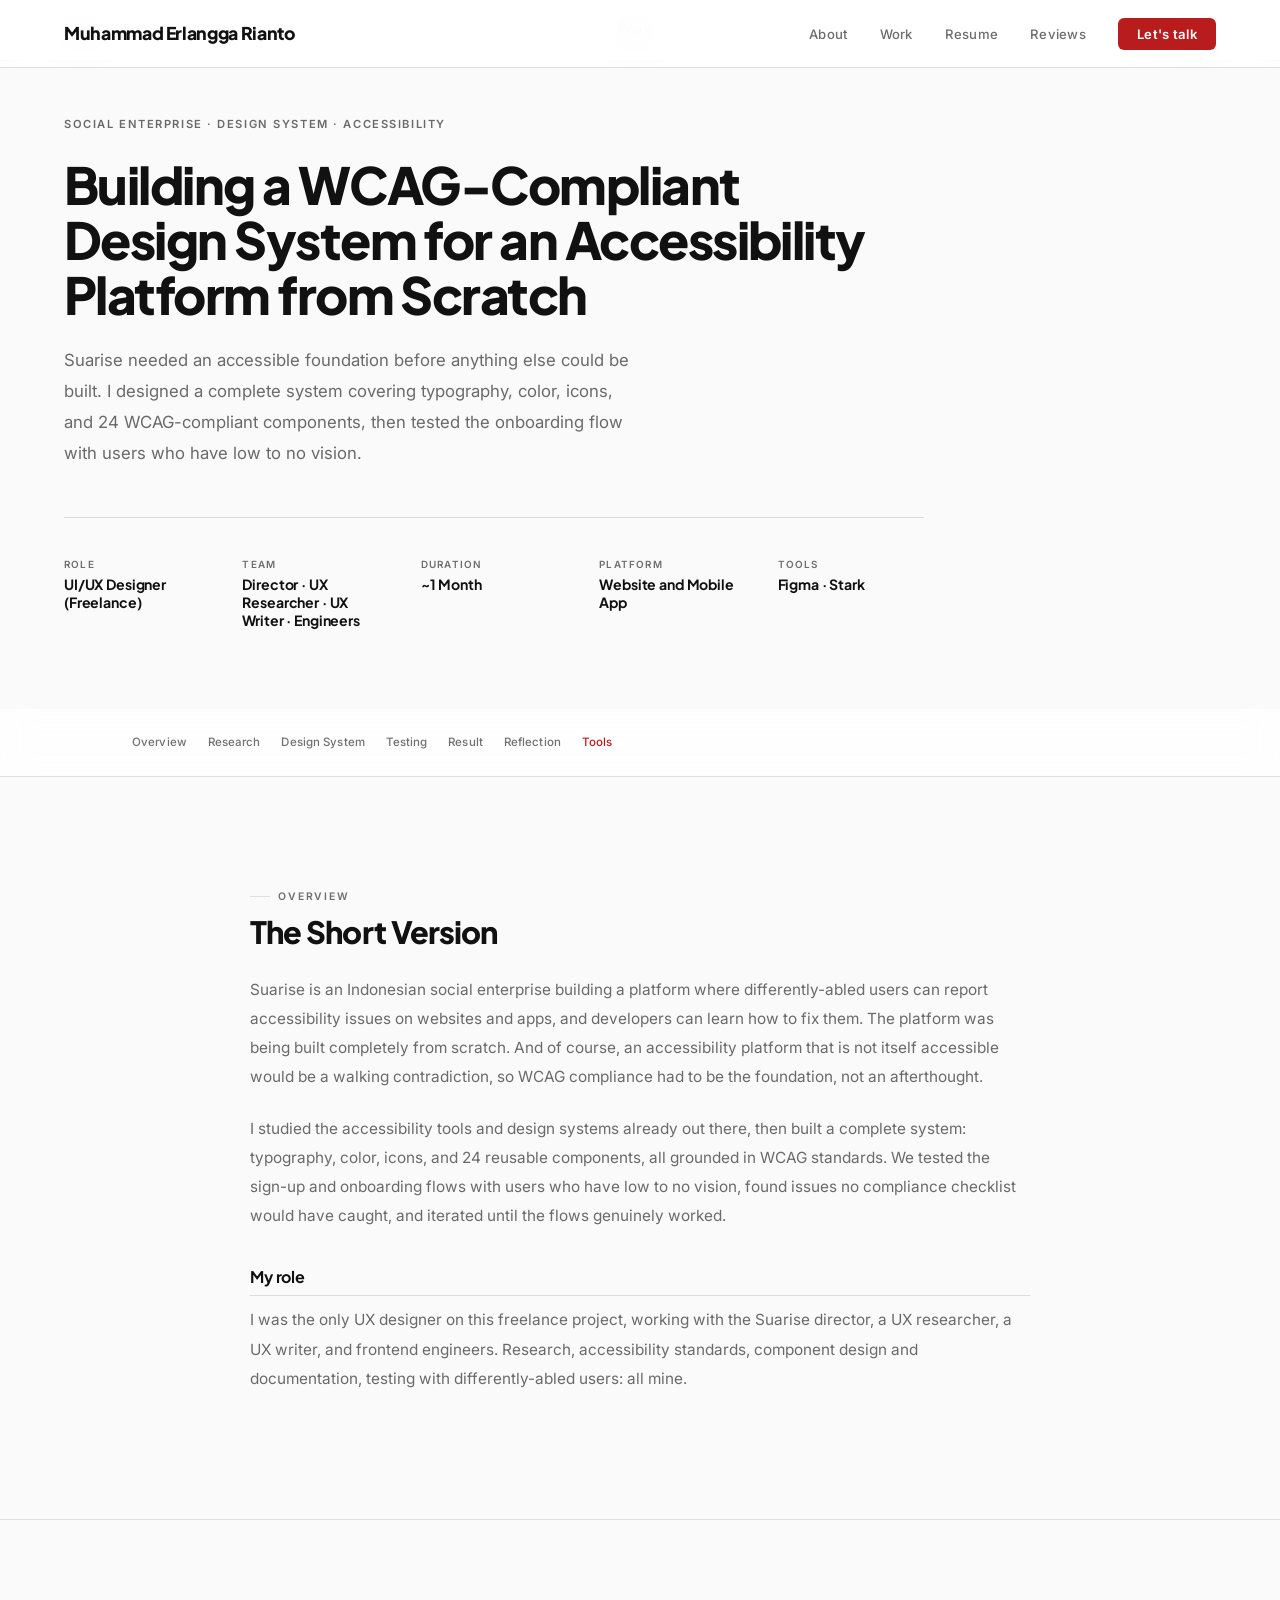
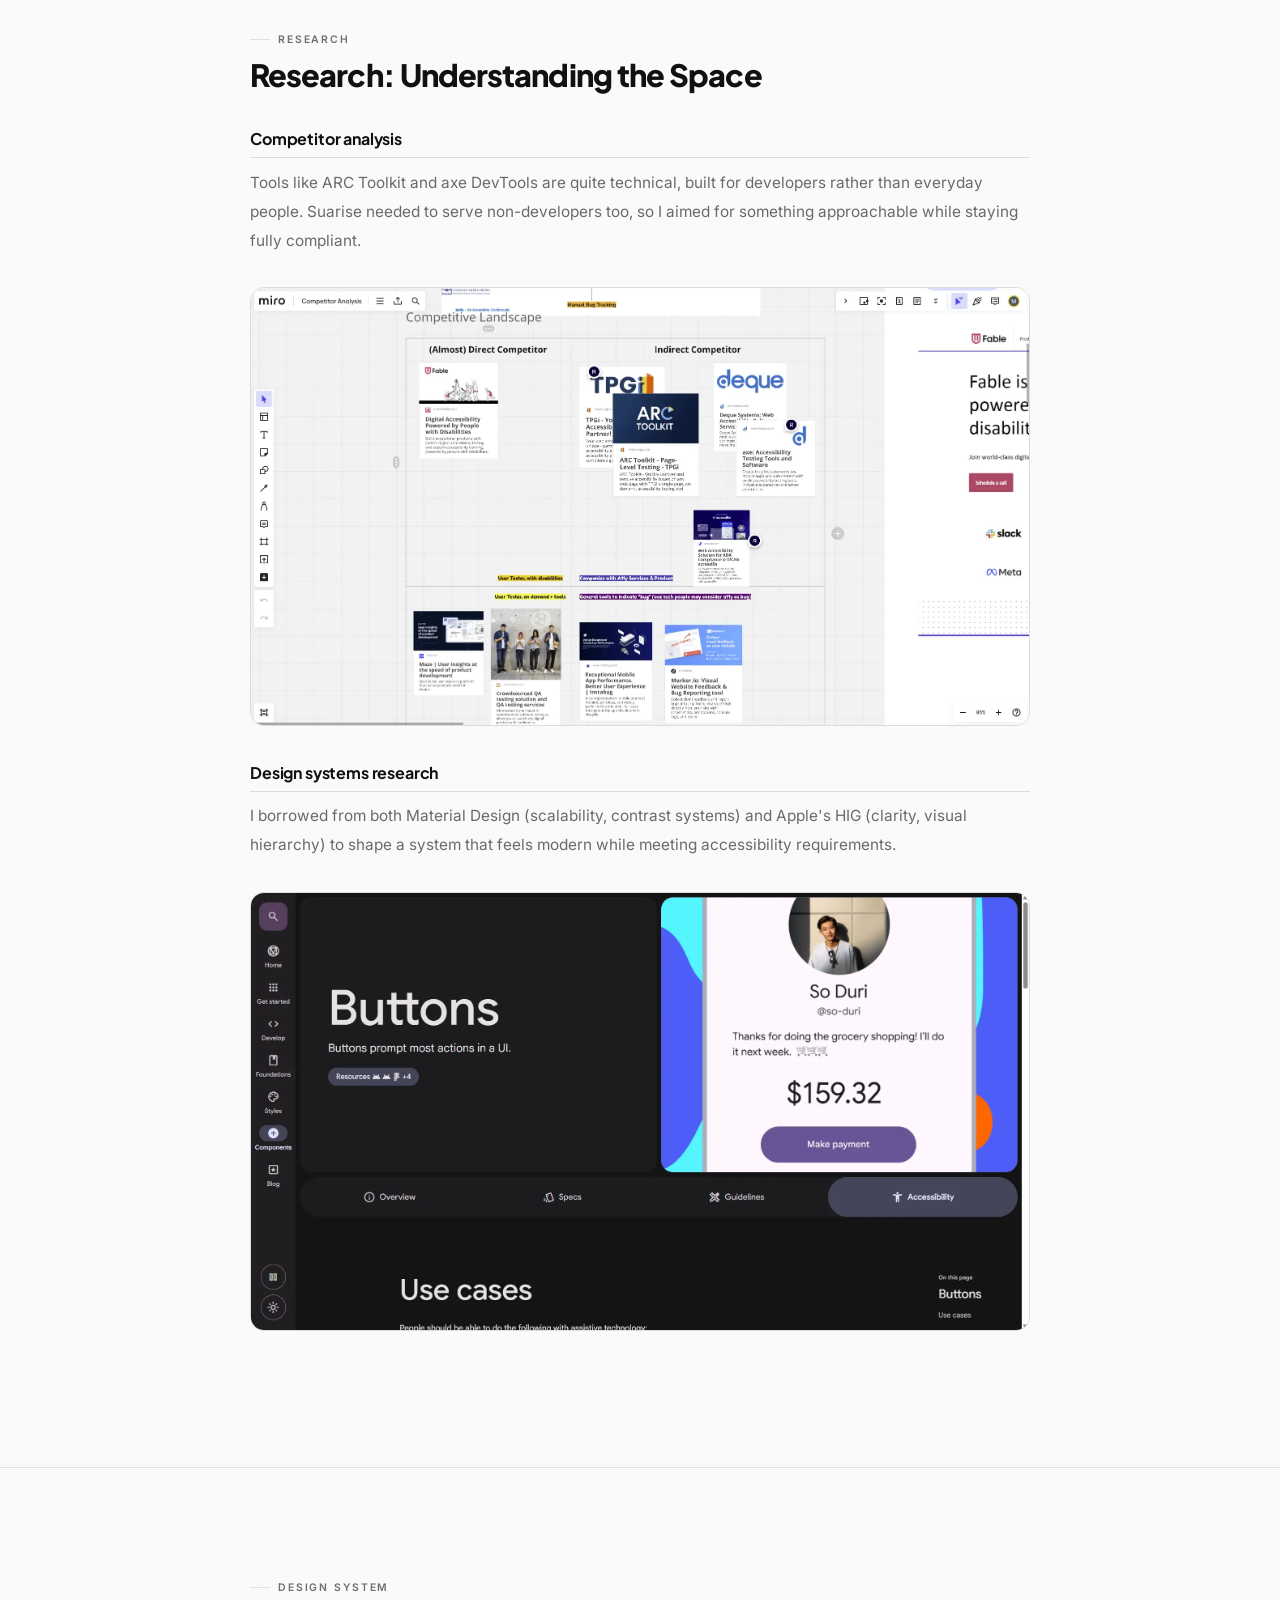
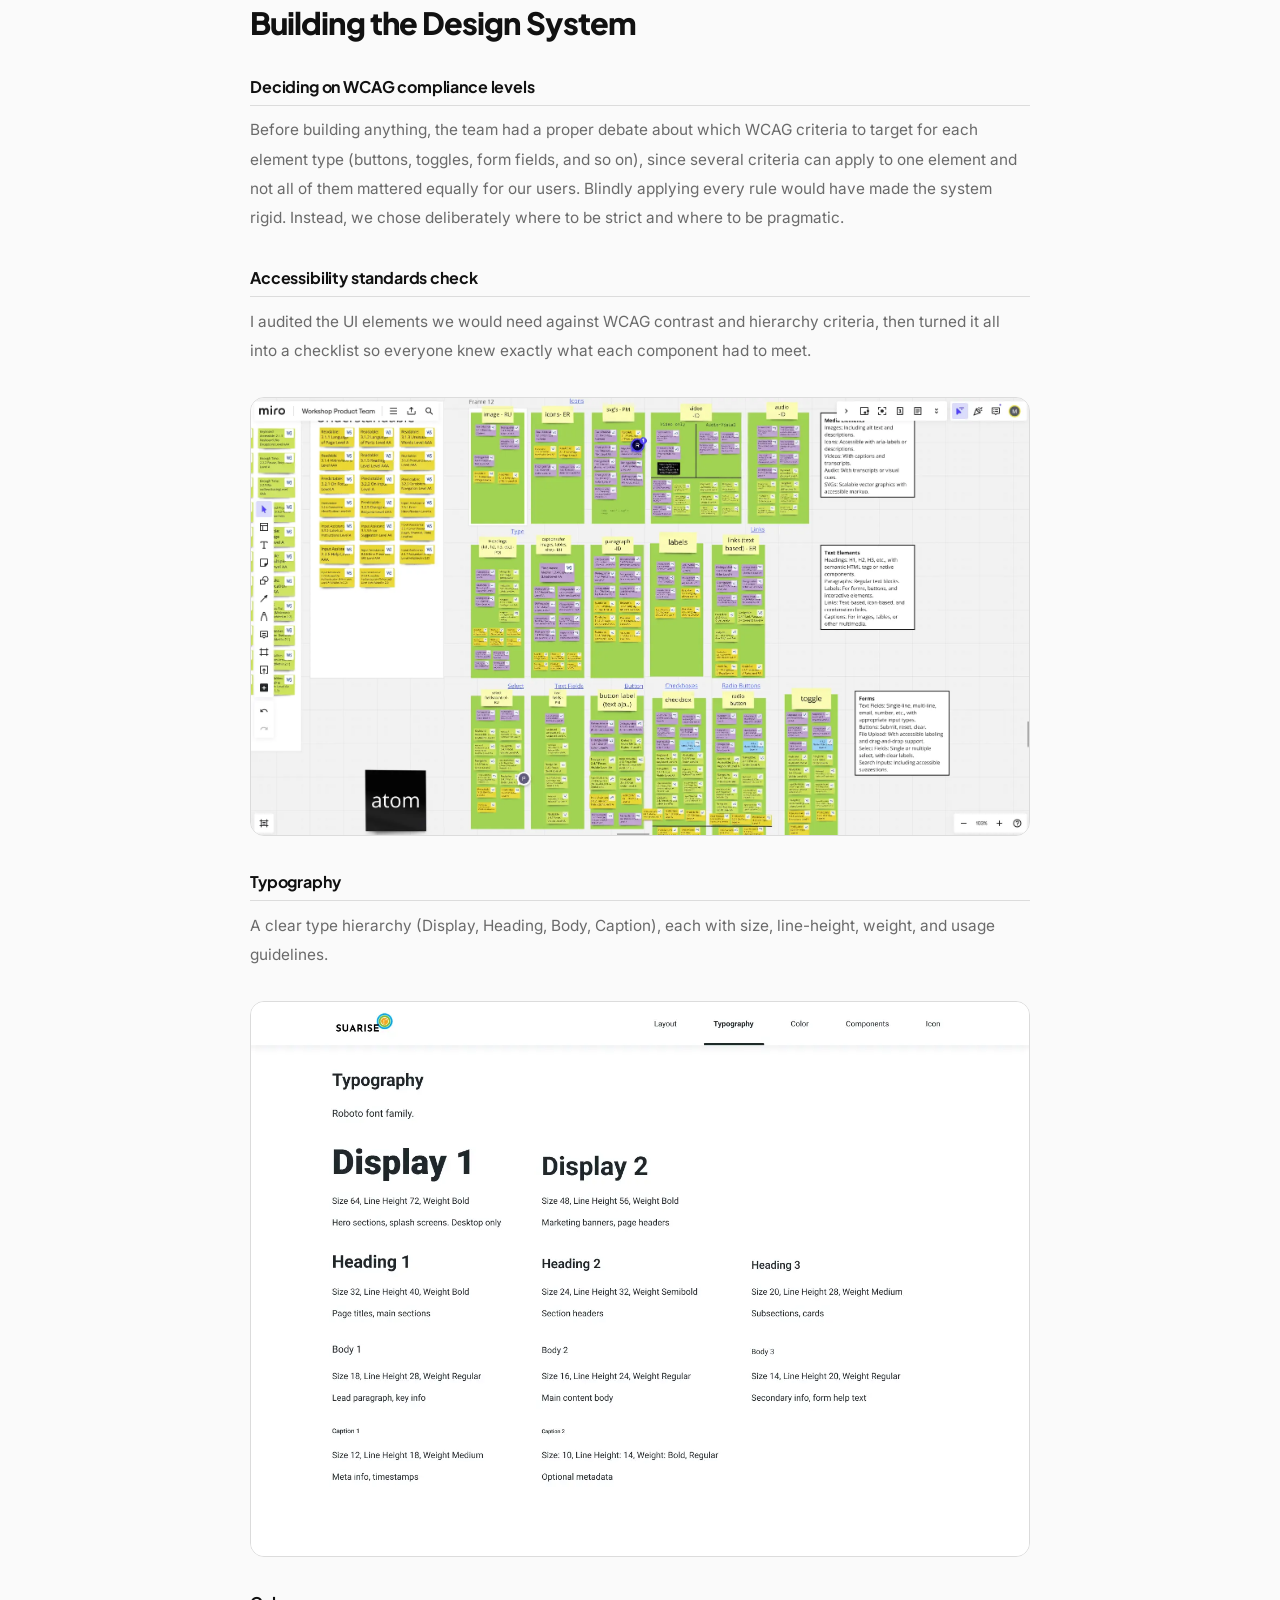
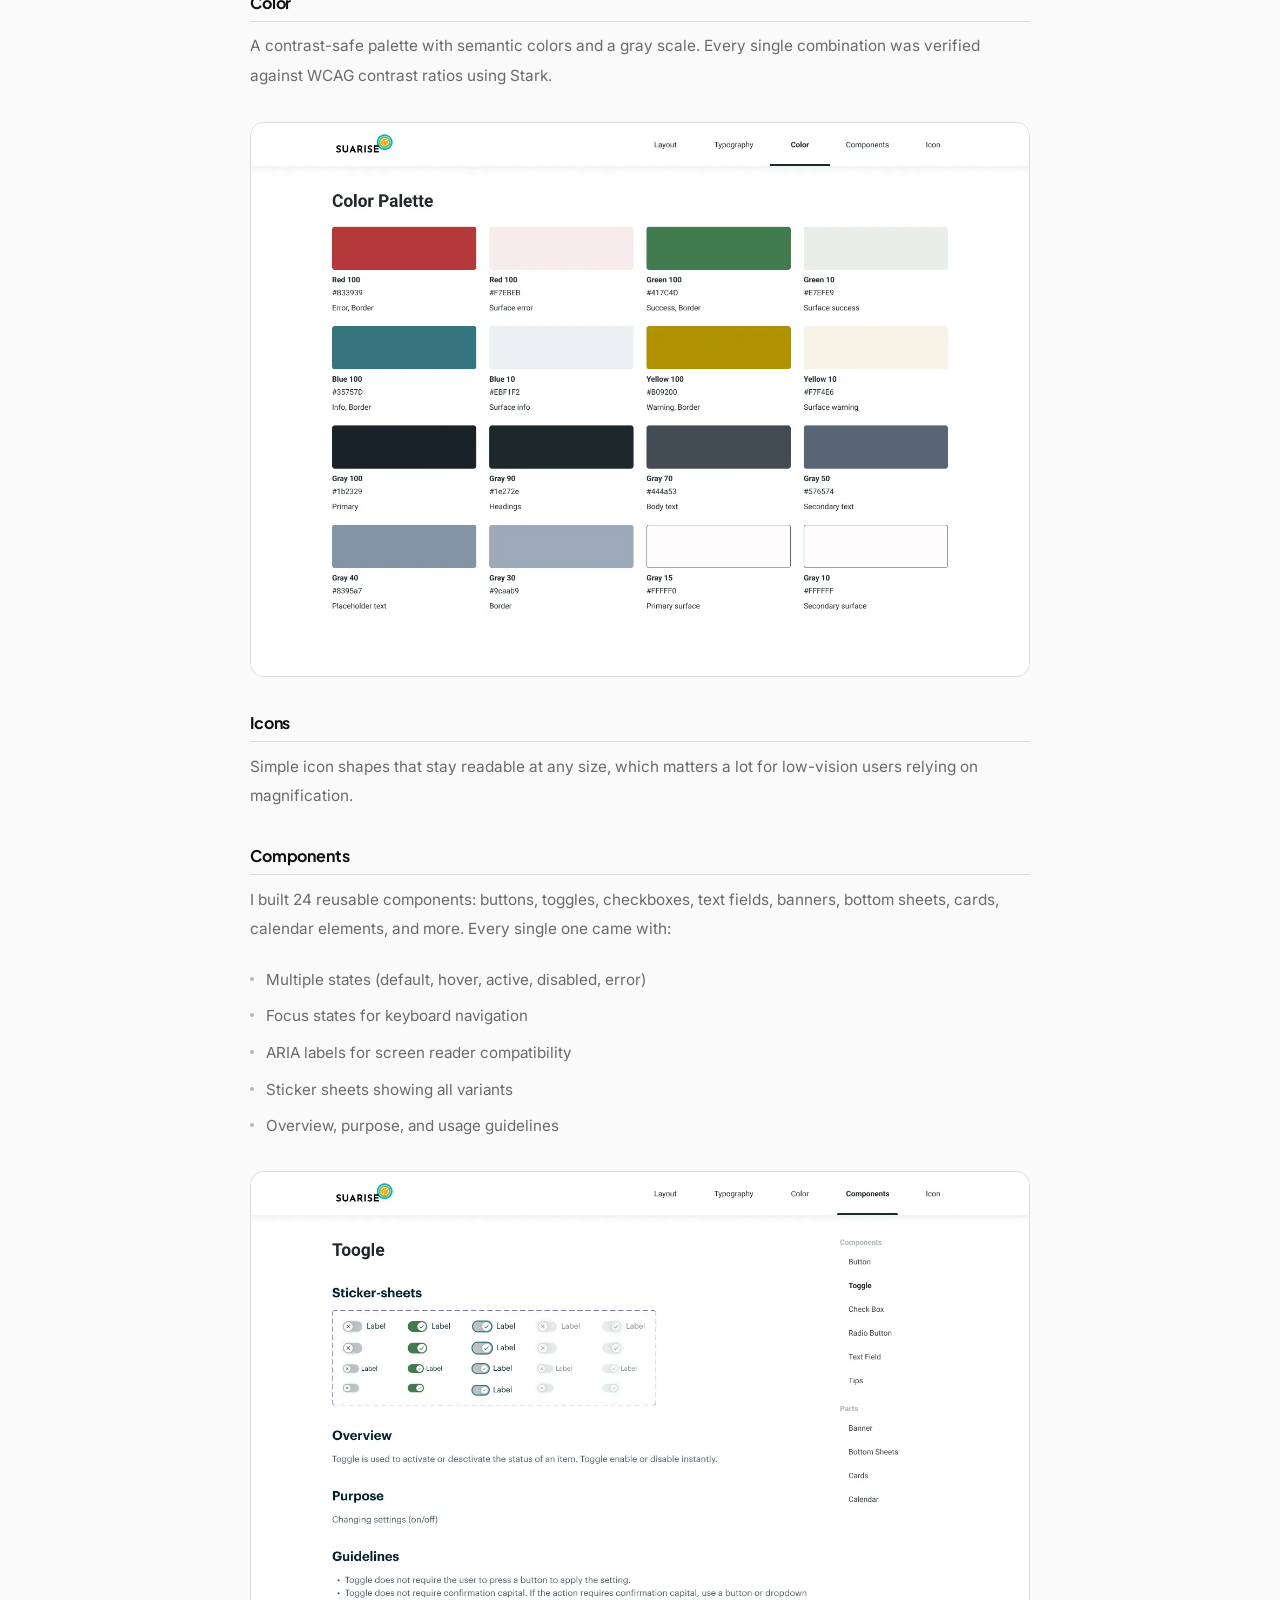
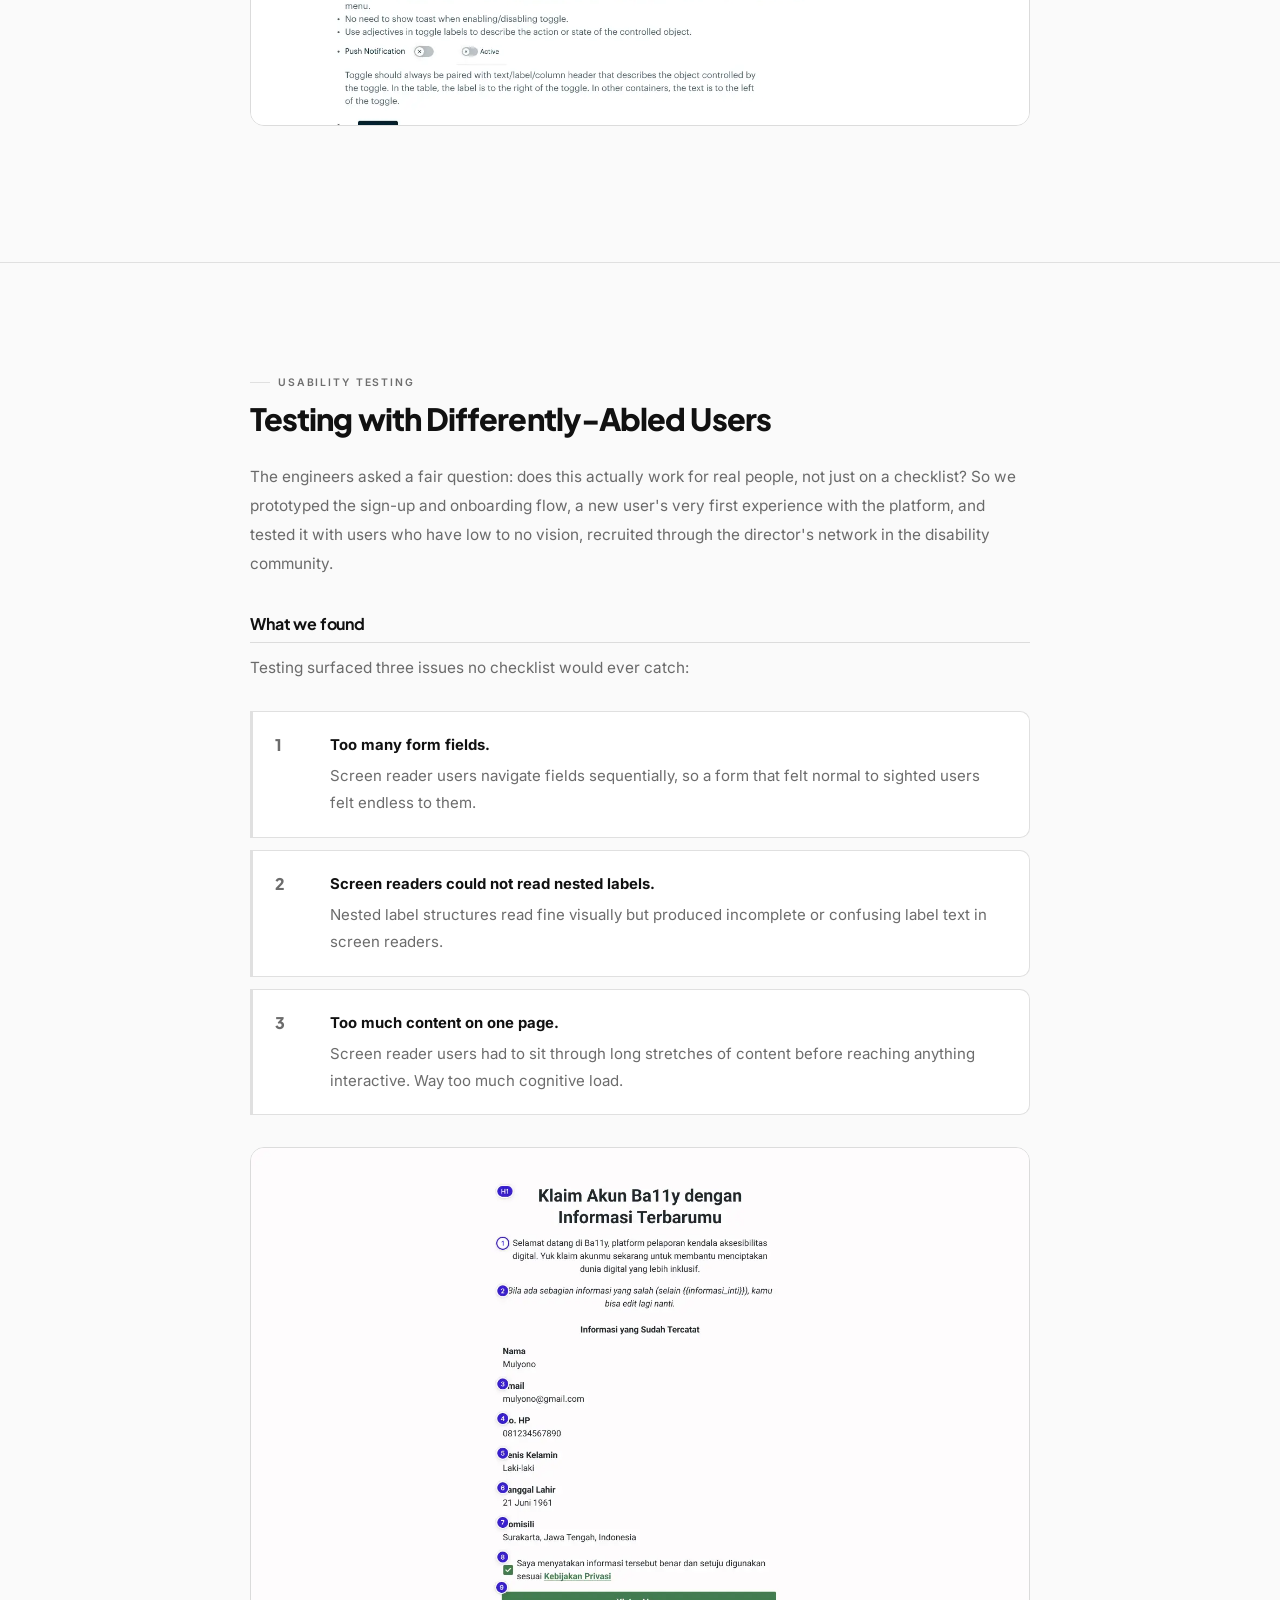
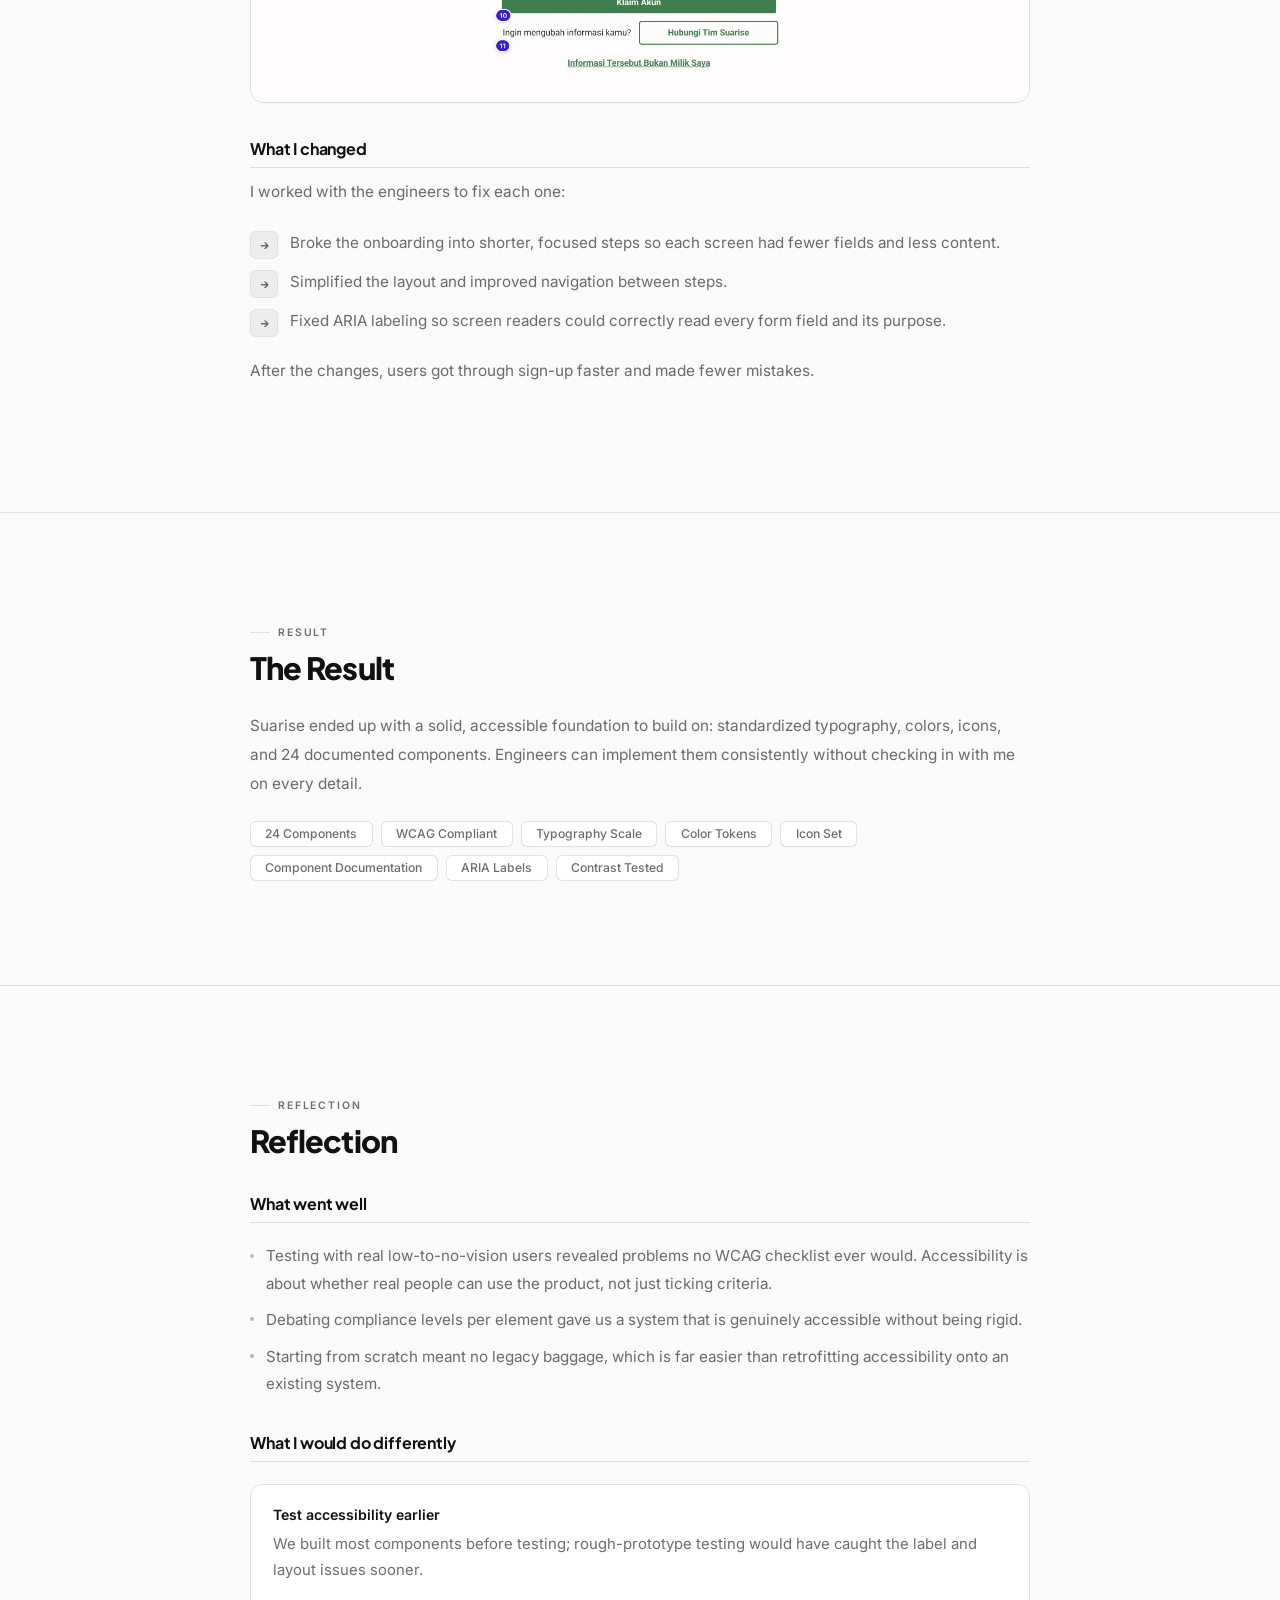
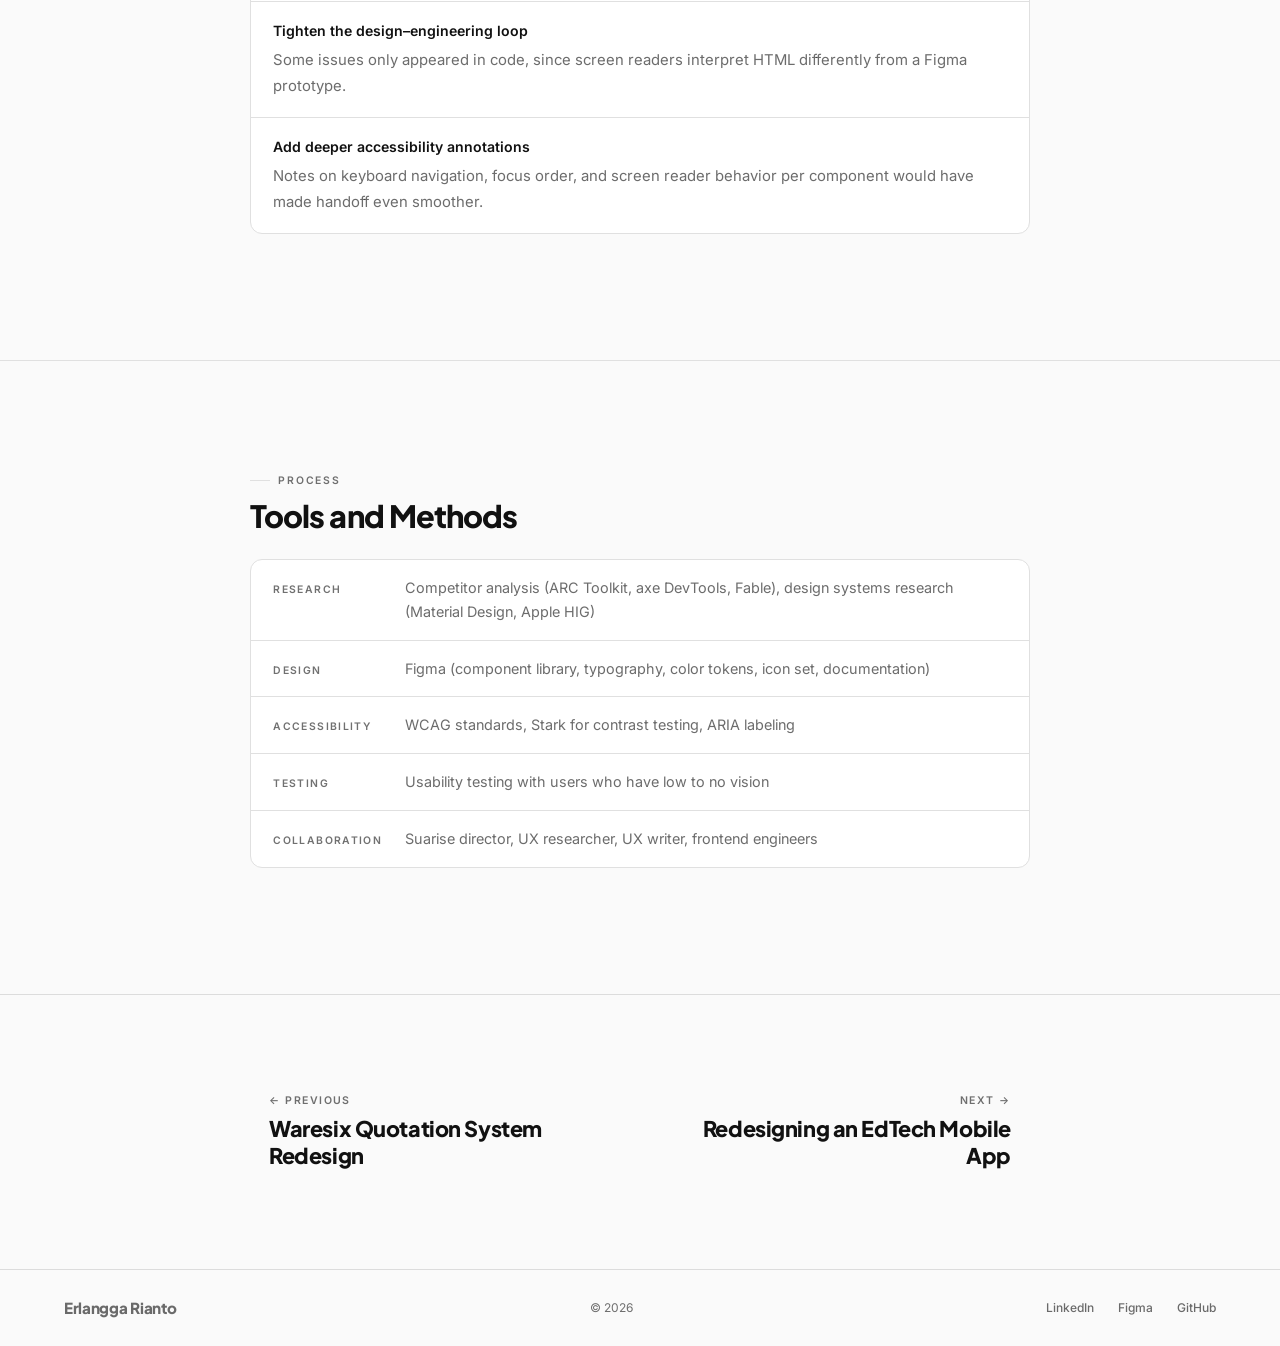
<file: suarise-case-study.html>
<!doctype html>
<html lang="en">
  <head>
    <meta charset="UTF-8" />
    <meta name="viewport" content="width=device-width, initial-scale=1.0" />
    <title>Suarise Case Study - Muhammad Erlangga Rianto</title>
    <meta
      name="description"
      content="Building a WCAG-Compliant Design System for an Accessibility Platform from Scratch. A UX case study by Muhammad Erlangga Rianto."
    />
    <link rel="preconnect" href="https://fonts.googleapis.com" />
    <link rel="preconnect" href="https://fonts.gstatic.com" crossorigin />
    <link
      href="https://fonts.googleapis.com/css2?family=Plus+Jakarta+Sans:wght@400;600;700;800&family=Inter:wght@300;400;500&display=swap"
      rel="stylesheet"
    />
    <link rel="icon" type="image/webp" href="./assets/favicon.webp" />
    <link rel="stylesheet" href="css/style.css" />
    <link rel="stylesheet" href="css/case-study.css" />
  </head>

  <body>
    <div class="cs-progress" id="csProgress" aria-hidden="true"></div>
    <a href="#main-content" class="skip-link">Skip to main content</a>

    <nav aria-label="Main navigation">
      <a href="/" class="nav-logo" aria-label="Muhammad Erlangga Rianto, Home">
        Muhammad Erlangga Rianto
      </a>
      <button
        class="nav-hamburger"
        id="navHamburger"
        aria-label="Toggle navigation menu"
        aria-expanded="false"
        aria-controls="navLinks"
      >
        <span aria-hidden="true"></span><span aria-hidden="true"></span
        ><span aria-hidden="true"></span>
      </button>
      <ul class="nav-links" id="navLinks">
        <li><a href="/#about">About</a></li>
        <li><a href="/#projects">Work</a></li>
        <li><a href="/#resume">Resume</a></li>
        <li><a href="/#testimonials">Reviews</a></li>
        <li><a href="/#contact" class="nav-cta">Let's talk</a></li>
      </ul>
    </nav>

    <main id="main-content">
      <!-- Hero -->
      <section class="cs-hero" aria-label="Case study introduction">
        <div class="cs-hero-inner">
          <nav class="cs-breadcrumb" aria-label="Breadcrumb">
            <a href="/">Home</a>
            <span class="cs-breadcrumb-sep" aria-hidden="true">›</span>
            <a href="/#projects">Work</a>
            <span class="cs-breadcrumb-sep" aria-hidden="true">›</span>
            <span class="cs-breadcrumb-current">Suarise</span>
          </nav>
          <div class="cs-hero-cat">
            Social Enterprise · Design System · Accessibility
          </div>
          <h1>
            Building a WCAG-Compliant Design System for an Accessibility
            Platform from Scratch
          </h1>
          <p class="cs-hero-summary">
            Suarise needed an accessible foundation before anything else could
            be built. I designed a complete system covering typography, color,
            icons, and 24 WCAG-compliant components, then tested the onboarding
            flow with users who have low to no vision.
          </p>
          <div class="cs-meta-grid">
            <div class="cs-meta-item">
              <div class="cs-meta-label">Role</div>
              <div class="cs-meta-value">UI/UX Designer (Freelance)</div>
            </div>
            <div class="cs-meta-item">
              <div class="cs-meta-label">Team</div>
              <div class="cs-meta-value">
                Director · UX Researcher · UX Writer · Engineers
              </div>
            </div>
            <div class="cs-meta-item">
              <div class="cs-meta-label">Duration</div>
              <div class="cs-meta-value">~1 Month</div>
            </div>
            <div class="cs-meta-item">
              <div class="cs-meta-label">Platform</div>
              <div class="cs-meta-value">Website and Mobile App</div>
            </div>
            <div class="cs-meta-item">
              <div class="cs-meta-label">Tools</div>
              <div class="cs-meta-value">Figma · Stark</div>
            </div>
          </div>
        </div>
      </section>

      <!-- Section nav -->
      <nav class="cs-section-nav" aria-label="Case study sections">
        <div class="cs-section-nav-inner">
          <a href="#s-overview">Overview</a>
          <a href="#s-research">Research</a>
          <a href="#s-system">Design System</a>
          <a href="#s-testing">Testing</a>
          <a href="#s-result">Result</a>
          <a href="#s-reflection">Reflection</a>
          <a href="#s-tools">Tools</a>
        </div>
      </nav>

      <!-- 01 Overview -->
      <section id="s-overview" class="cs-section cs-section--tint">
        <div class="cs-inner">
          <p class="cs-section-label">Overview</p>
          <h2 class="cs-h2">The Short Version</h2>
          <p class="cs-p">
            Suarise is an Indonesian social enterprise building a platform where
            differently-abled users can report accessibility issues on websites
            and apps, and developers can learn how to fix them. The platform was
            being built completely from scratch. And of course, an accessibility
            platform that is not itself accessible would be a walking
            contradiction, so WCAG compliance had to be the foundation, not an
            afterthought.
          </p>
          <p class="cs-p">
            I studied the accessibility tools and design systems already out
            there, then built a complete system: typography, color, icons, and
            24 reusable components, all grounded in WCAG standards. We tested
            the sign-up and onboarding flows with users who have low to no
            vision, found issues no compliance checklist would have caught, and
            iterated until the flows genuinely worked.
          </p>
          <h3 class="cs-h3">My role</h3>
          <p class="cs-p">
            I was the only UX designer on this freelance project, working with
            the Suarise director, a UX researcher, a UX writer, and frontend
            engineers. Research, accessibility standards, component design and
            documentation, testing with differently-abled users: all mine.
          </p>
        </div>
      </section>

      <!-- 03 Research -->
      <section id="s-research" class="cs-section cs-section--light">
        <div class="cs-inner">
          <p class="cs-section-label">Research</p>
          <h2 class="cs-h2">Research: Understanding the Space</h2>

          <h3 class="cs-h3">Competitor analysis</h3>
          <p class="cs-p">
            Tools like ARC Toolkit and axe DevTools are quite technical, built
            for developers rather than everyday people. Suarise needed to serve
            non-developers too, so I aimed for something approachable while
            staying fully compliant.
          </p>
          <figure
            class="cs-figure"
            role="img"
            aria-label="Competitive analysis of accessibility tools : ARC Toolkit, axe DevTools, and Fable"
          >
            <img
              src="assets/images/projects/sur-competitive.webp"
              alt="Competitive analysis of accessibility tools : ARC Toolkit, axe DevTools, and Fable"
              loading="lazy"
            />
          </figure>

          <h3 class="cs-h3">Design systems research</h3>
          <p class="cs-p">
            I borrowed from both Material Design (scalability, contrast systems)
            and Apple's HIG (clarity, visual hierarchy) to shape a system that
            feels modern while meeting accessibility requirements.
          </p>
          <figure
            class="cs-figure"
            role="img"
            aria-label="Design systems research: Google Material Design and Apple HIG accessibility guidelines"
          >
            <img
              src="assets/images/projects/sur-designsystem.webp"
              alt="Design systems research: Google Material Design and Apple HIG accessibility guidelines"
              loading="lazy"
            />
          </figure>
        </div>
      </section>

      <!-- 04 Design System -->
      <section id="s-system" class="cs-section cs-section--tint">
        <div class="cs-inner">
          <p class="cs-section-label">Design System</p>
          <h2 class="cs-h2">Building the Design System</h2>

          <h3 class="cs-h3">Deciding on WCAG compliance levels</h3>
          <p class="cs-p">
            Before building anything, the team had a proper debate about which
            WCAG criteria to target for each element type (buttons, toggles,
            form fields, and so on), since several criteria can apply to one
            element and not all of them mattered equally for our users. Blindly
            applying every rule would have made the system rigid. Instead, we
            chose deliberately where to be strict and where to be pragmatic.
          </p>

          <h3 class="cs-h3">Accessibility standards check</h3>
          <p class="cs-p">
            I audited the UI elements we would need against WCAG contrast and
            hierarchy criteria, then turned it all into a checklist so everyone
            knew exactly what each component had to meet.
          </p>
          <figure
            class="cs-figure"
            role="img"
            aria-label="WCAG audit checklist with element compliance mapping"
          >
            <img
              src="assets/images/projects/sur-audit.webp"
              alt="WCAG audit checklist with element compliance mapping"
              loading="lazy"
            />
          </figure>

          <h3 class="cs-h3">Typography</h3>
          <p class="cs-p">
            A clear type hierarchy (Display, Heading, Body, Caption), each with
            size, line-height, weight, and usage guidelines.
          </p>
          <figure
            class="cs-figure"
            role="img"
            aria-label="Typography scale showing Display, Heading, Body, and Caption levels with specs"
          >
            <img
              src="assets/images/projects/sur-typography.webp"
              alt="Typography scale showing Display, Heading, Body, and Caption levels with specs"
              loading="lazy"
            />
          </figure>

          <h3 class="cs-h3">Color</h3>
          <p class="cs-p">
            A contrast-safe palette with semantic colors and a gray scale. Every
            single combination was verified against WCAG contrast ratios using
            Stark.
          </p>
          <figure
            class="cs-figure"
            role="img"
            aria-label="Color palette with contrast ratios and semantic color definitions"
          >
            <img
              src="assets/images/projects/sur-color.webp"
              alt="Color palette with contrast ratios and semantic color definitions"
              loading="lazy"
            />
          </figure>

          <h3 class="cs-h3">Icons</h3>
          <p class="cs-p">
            Simple icon shapes that stay readable at any size, which matters a
            lot for low-vision users relying on magnification.
          </p>

          <h3 class="cs-h3">Components</h3>
          <p class="cs-p">
            I built 24 reusable components: buttons, toggles, checkboxes, text
            fields, banners, bottom sheets, cards, calendar elements, and more.
            Every single one came with:
          </p>
          <ul class="cs-ul">
            <li>Multiple states (default, hover, active, disabled, error)</li>
            <li>Focus states for keyboard navigation</li>
            <li>ARIA labels for screen reader compatibility</li>
            <li>Sticker sheets showing all variants</li>
            <li>Overview, purpose, and usage guidelines</li>
          </ul>
          <figure
            class="cs-figure"
            role="img"
            aria-label="Component documentation : toggle component with sticker sheets, overview, purpose, and guidelines"
          >
            <img
              src="assets/images/projects/sur-components.webp"
              alt="Component documentation : toggle component with sticker sheets, overview, purpose, and guidelines"
              loading="lazy"
            />
          </figure>
        </div>
      </section>

      <!-- 05 Testing -->
      <section id="s-testing" class="cs-section cs-section--light">
        <div class="cs-inner">
          <p class="cs-section-label">Usability Testing</p>
          <h2 class="cs-h2">Testing with Differently-Abled Users</h2>
          <p class="cs-p">
            The engineers asked a fair question: does this actually work for
            real people, not just on a checklist? So we prototyped the sign-up
            and onboarding flow, a new user's very first experience with the
            platform, and tested it with users who have low to no vision,
            recruited through the director's network in the disability
            community.
          </p>

          <h3 class="cs-h3">What we found</h3>
          <p class="cs-p">
            Testing surfaced three issues no checklist would ever catch:
          </p>

          <div class="cs-findings">
            <div class="cs-finding-card">
              <span class="cs-finding-num">1</span>
              <div class="cs-finding-body">
                <strong>Too many form fields.</strong>Screen reader users
                navigate fields sequentially, so a form that felt normal to
                sighted users felt endless to them.
              </div>
            </div>
            <div class="cs-finding-card">
              <span class="cs-finding-num">2</span>
              <div class="cs-finding-body">
                <strong>Screen readers could not read nested labels.</strong
                >Nested label structures read fine visually but produced
                incomplete or confusing label text in screen readers.
              </div>
            </div>
            <div class="cs-finding-card">
              <span class="cs-finding-num">3</span>
              <div class="cs-finding-body">
                <strong>Too much content on one page.</strong>Screen reader
                users had to sit through long stretches of content before
                reaching anything interactive. Way too much cognitive load.
              </div>
            </div>
          </div>

          <figure
            class="cs-figure"
            role="img"
            aria-label="Usability testing : sign-up and onboarding flow with screen reader users, before and after"
          >
            <img
              src="assets/images/projects/sur-testing.webp"
              alt="Usability testing : sign-up and onboarding flow with screen reader users, before and after"
              loading="lazy"
            />
          </figure>

          <h3 class="cs-h3">What I changed</h3>
          <p class="cs-p">I worked with the engineers to fix each one:</p>
          <ul class="cs-ul cs-ul--changes">
            <li>
              Broke the onboarding into shorter, focused steps so each screen
              had fewer fields and less content.
            </li>
            <li>
              Simplified the layout and improved navigation between steps.
            </li>
            <li>
              Fixed ARIA labeling so screen readers could correctly read every
              form field and its purpose.
            </li>
          </ul>
          <p class="cs-p">
            After the changes, users got through sign-up faster and made fewer
            mistakes.
          </p>
        </div>
      </section>

      <!-- 06 Result -->
      <section id="s-result" class="cs-section cs-section--tint">
        <div class="cs-inner">
          <p class="cs-section-label">Result</p>
          <h2 class="cs-h2">The Result</h2>
          <p class="cs-p">
            Suarise ended up with a solid, accessible foundation to build on:
            standardized typography, colors, icons, and 24 documented
            components. Engineers can implement them consistently without
            checking in with me on every detail.
          </p>
          <div class="cs-chip-group">
            <span class="skill-chip">24 Components</span>
            <span class="skill-chip">WCAG Compliant</span>
            <span class="skill-chip">Typography Scale</span>
            <span class="skill-chip">Color Tokens</span>
            <span class="skill-chip">Icon Set</span>
            <span class="skill-chip">Component Documentation</span>
            <span class="skill-chip">ARIA Labels</span>
            <span class="skill-chip">Contrast Tested</span>
          </div>
        </div>
      </section>

      <!-- 07 Reflection -->
      <section id="s-reflection" class="cs-section cs-section--light">
        <div class="cs-inner">
          <p class="cs-section-label">Reflection</p>
          <h2 class="cs-h2">Reflection</h2>

          <h3 class="cs-h3">What went well</h3>
          <ul class="cs-ul">
            <li>
              Testing with real low-to-no-vision users revealed problems no WCAG
              checklist ever would. Accessibility is about whether real people
              can use the product, not just ticking criteria.
            </li>
            <li>
              Debating compliance levels per element gave us a system that is
              genuinely accessible without being rigid.
            </li>
            <li>
              Starting from scratch meant no legacy baggage, which is far easier
              than retrofitting accessibility onto an existing system.
            </li>
          </ul>

          <h3 class="cs-h3">What I would do differently</h3>
          <ul class="cs-item-list">
            <li>
              <strong>Test accessibility earlier</strong>We built most
              components before testing; rough-prototype testing would have
              caught the label and layout issues sooner.
            </li>
            <li>
              <strong>Tighten the design–engineering loop</strong>Some issues
              only appeared in code, since screen readers interpret HTML
              differently from a Figma prototype.
            </li>
            <li>
              <strong>Add deeper accessibility annotations</strong>Notes on
              keyboard navigation, focus order, and screen reader behavior per
              component would have made handoff even smoother.
            </li>
          </ul>
        </div>
      </section>

      <!-- 08 Tools and Methods -->
      <section id="s-tools" class="cs-section cs-section--tint">
        <div class="cs-inner">
          <p class="cs-section-label">Process</p>
          <h2 class="cs-h2">Tools and Methods</h2>
          <div class="cs-tools-list">
            <div class="cs-tool-item">
              <div class="cs-tool-category">Research</div>
              <div class="cs-tool-value">
                Competitor analysis (ARC Toolkit, axe DevTools, Fable), design
                systems research (Material Design, Apple HIG)
              </div>
            </div>
            <div class="cs-tool-item">
              <div class="cs-tool-category">Design</div>
              <div class="cs-tool-value">
                Figma (component library, typography, color tokens, icon set,
                documentation)
              </div>
            </div>
            <div class="cs-tool-item">
              <div class="cs-tool-category">Accessibility</div>
              <div class="cs-tool-value">
                WCAG standards, Stark for contrast testing, ARIA labeling
              </div>
            </div>
            <div class="cs-tool-item">
              <div class="cs-tool-category">Testing</div>
              <div class="cs-tool-value">
                Usability testing with users who have low to no vision
              </div>
            </div>
            <div class="cs-tool-item">
              <div class="cs-tool-category">Collaboration</div>
              <div class="cs-tool-value">
                Suarise director, UX researcher, UX writer, frontend engineers
              </div>
            </div>
          </div>
        </div>
      </section>

      <!-- Next project -->
      <div class="cs-next">
        <div class="cs-next-inner">
          <a
            href="./waresix-case-study.html"
            class="cs-next-col"
            aria-label="View Waresix case study"
          >
            <div class="cs-next-label">← Previous</div>
            <div class="cs-next-title">Waresix Quotation System Redesign</div>
          </a>
          <a
            href="./rsk-case-study.html"
            class="cs-next-col cs-next-col--right"
            aria-label="View RSK case study"
          >
            <div class="cs-next-label">Next →</div>
            <div class="cs-next-title">Redesigning an EdTech Mobile App</div>
          </a>
        </div>
      </div>
    </main>

    <footer>
      <span class="footer-logo">Erlangga Rianto</span>
      <span class="copy">© 2026</span>
      <div class="footer-links">
        <a
          href="https://www.linkedin.com/in/erlanggarianto/"
          target="_blank"
          rel="noopener noreferrer"
          aria-label="LinkedIn, opens in new tab"
          >LinkedIn</a
        >
        <a
          href="https://www.figma.com/design/oBhvQ98ivZrHAwck6VdaN6/Erlangga-Design-Works?node-id=24-18899&t=4Xl10uxZdFhechgW-1"
          target="_blank"
          rel="noopener noreferrer"
          aria-label="Figma portfolio, opens in new tab"
          >Figma</a
        >
        <a
          href="https://github.com/erlanggarianto"
          target="_blank"
          rel="noopener noreferrer"
          aria-label="GitHub, opens in new tab"
          >GitHub</a
        >
      </div>
    </footer>

    <button class="scroll-top" id="scrollTop" aria-label="Scroll to top">
      <svg
        width="16"
        height="16"
        viewBox="0 0 24 24"
        fill="none"
        stroke="currentColor"
        stroke-width="2.5"
        stroke-linecap="round"
        stroke-linejoin="round"
      >
        <polyline points="18 15 12 9 6 15" />
      </svg>
    </button>
    <script src="js/main.js"></script>
    <script>
      // Reading progress bar
      (function () {
        const bar = document.getElementById("csProgress");
        if (!bar) return;
        window.addEventListener(
          "scroll",
          function () {
            const scrolled = window.scrollY;
            const total =
              document.documentElement.scrollHeight - window.innerHeight;
            bar.style.width = total > 0 ? (scrolled / total) * 100 + "%" : "0%";
          },
          { passive: true },
        );
      })();

      // Section nav active state
      (function () {
        const navLinks = document.querySelectorAll(".cs-section-nav a");
        const sections = document.querySelectorAll('section[id^="s-"]');
        if (!navLinks.length || !sections.length) return;

        const mainNavEl = document.querySelector("nav");
        const sectionNavEl = document.querySelector(".cs-section-nav");
        const mainNavH = mainNavEl?.offsetHeight ?? 58;
        if (mainNavEl)
          document.documentElement.style.setProperty(
            "--nav-h",
            mainNavH + "px",
          );
        const navHeight = mainNavH + (sectionNavEl?.offsetHeight ?? 34);

        const observer = new IntersectionObserver(
          (entries) => {
            entries.forEach((entry) => {
              if (entry.isIntersecting) {
                const id = entry.target.getAttribute("id");
                navLinks.forEach((a) => {
                  a.classList.toggle(
                    "cs-nav-active",
                    a.getAttribute("href") === "#" + id,
                  );
                });
                const active = document.querySelector(
                  ".cs-section-nav a.cs-nav-active",
                );
                if (active)
                  active.scrollIntoView({ block: "nearest", inline: "center" });
              }
            });
          },
          { rootMargin: `-${navHeight}px 0px -55% 0px`, threshold: 0 },
        );

        sections.forEach((s) => observer.observe(s));

        document.querySelectorAll(".cs-section-nav a").forEach((a) => {
          a.addEventListener("click", (e) => {
            e.preventDefault();
            const target = document.querySelector(a.getAttribute("href"));
            if (target) {
              const y =
                target.getBoundingClientRect().top + window.scrollY - navHeight;
              window.scrollTo({ top: y, behavior: "smooth" });
            }
          });
        });
      })();

      // Navbar hide on scroll down when section nav is sticky
      (function () {
        const mainNavEl = document.querySelector("nav");
        const sectionNavEl = document.querySelector(".cs-section-nav");
        if (!mainNavEl || !sectionNavEl) return;

        const mainNavH = mainNavEl.offsetHeight;
        const HIDE_AFTER = 64;
        const SHOW_AFTER = 40;

        let navHidden = false;
        let lastScrollY = window.scrollY;
        let scrollDelta = 0;
        let isStickyActive = false;

        const sentinel = document.createElement("div");
        sentinel.style.cssText =
          "position:absolute;height:0;width:0;pointer-events:none;";
        sectionNavEl.parentElement.insertBefore(sentinel, sectionNavEl);

        new IntersectionObserver(
          function (entries) {
            isStickyActive = !entries[0].isIntersecting;
          },
          { rootMargin: "-" + mainNavH + "px 0px 0px 0px", threshold: 0 },
        ).observe(sentinel);

        window.addEventListener(
          "scroll",
          function () {
            const currentY = window.scrollY;
            const diff = currentY - lastScrollY;
            lastScrollY = currentY;

            if (diff > 0) {
              scrollDelta = scrollDelta > 0 ? scrollDelta + diff : diff;
            } else {
              scrollDelta = scrollDelta < 0 ? scrollDelta + diff : diff;
            }

            if (!isStickyActive) {
              if (navHidden) {
                mainNavEl.style.transform = "";
                sectionNavEl.style.top = mainNavH + "px";
                navHidden = false;
                scrollDelta = 0;
              }
              return;
            }

            if (scrollDelta > HIDE_AFTER && !navHidden) {
              mainNavEl.style.transform = "translateY(-100%)";
              sectionNavEl.style.top = "0px";
              navHidden = true;
              scrollDelta = 0;
            } else if (scrollDelta < -SHOW_AFTER && navHidden) {
              mainNavEl.style.transform = "";
              sectionNavEl.style.top = mainNavH + "px";
              navHidden = false;
              scrollDelta = 0;
            }
          },
          { passive: true },
        );
      })();
    </script>
  </body>
</html>
</file>
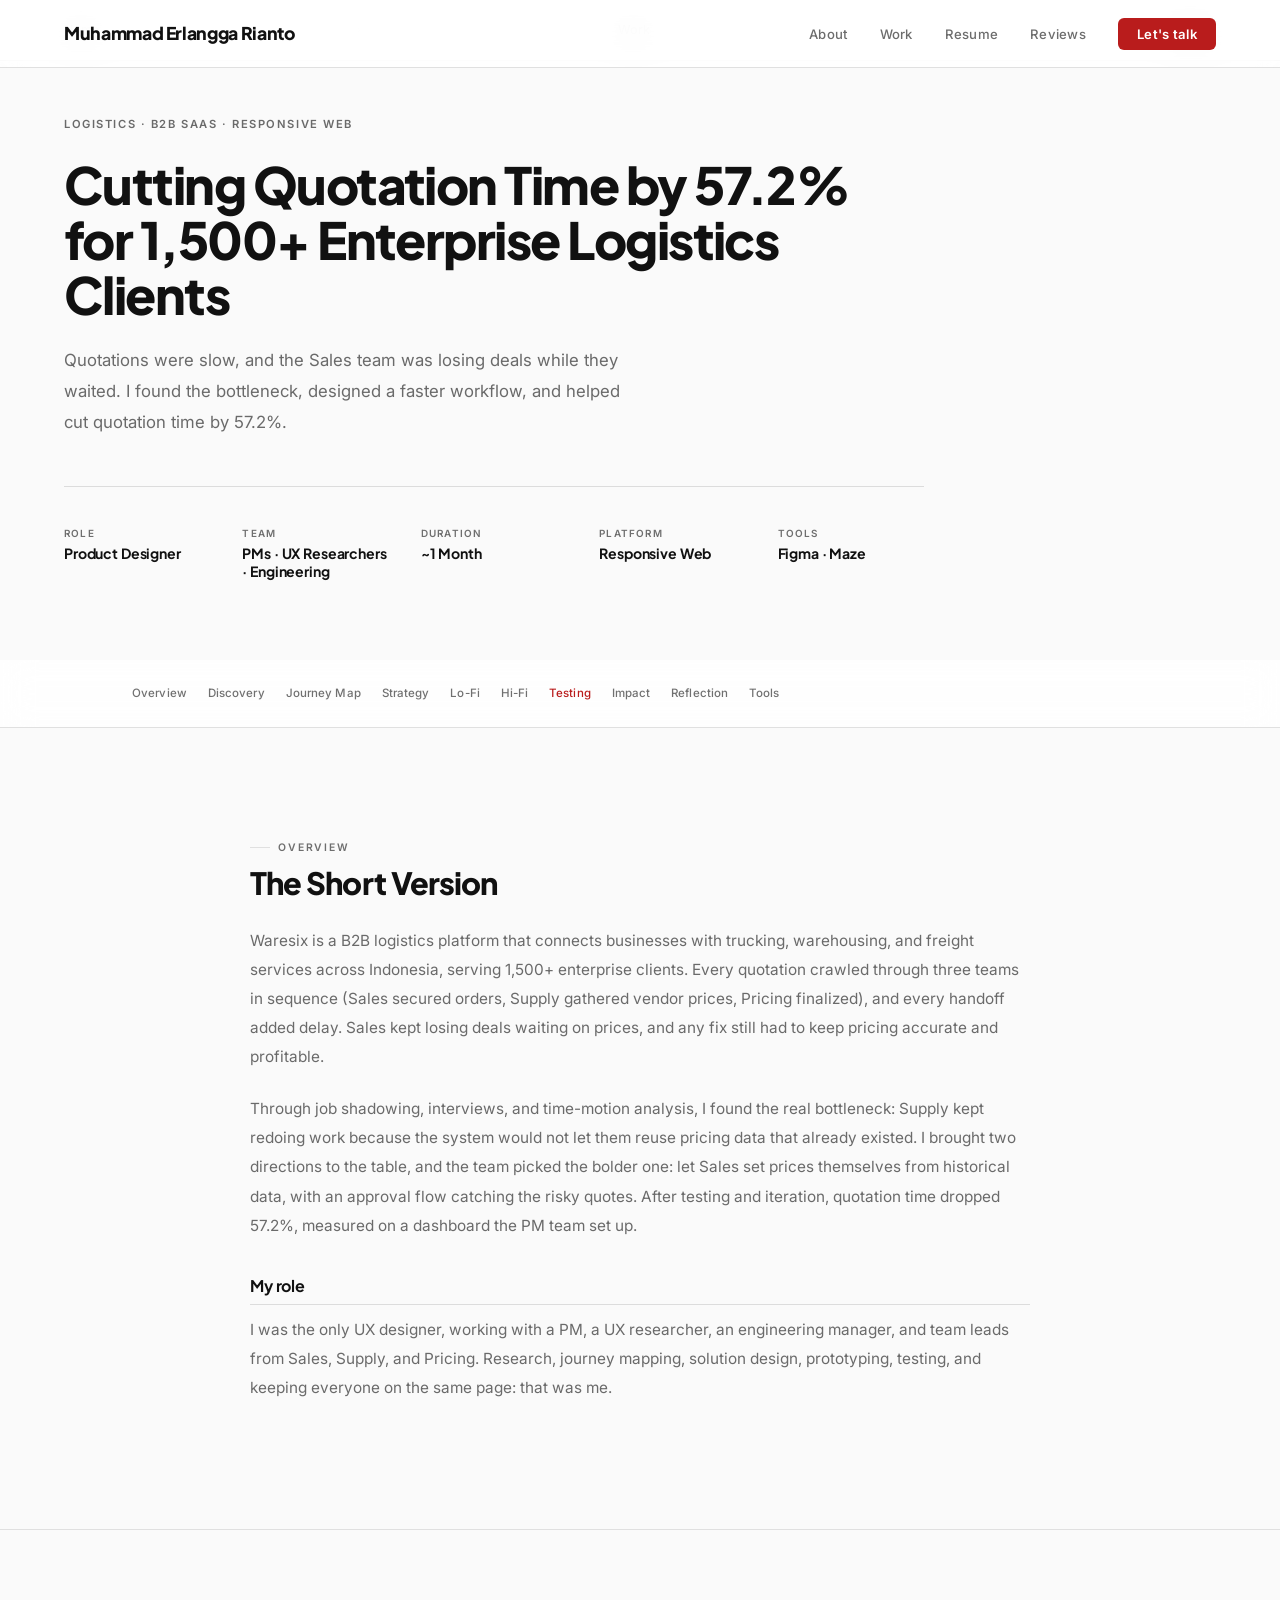
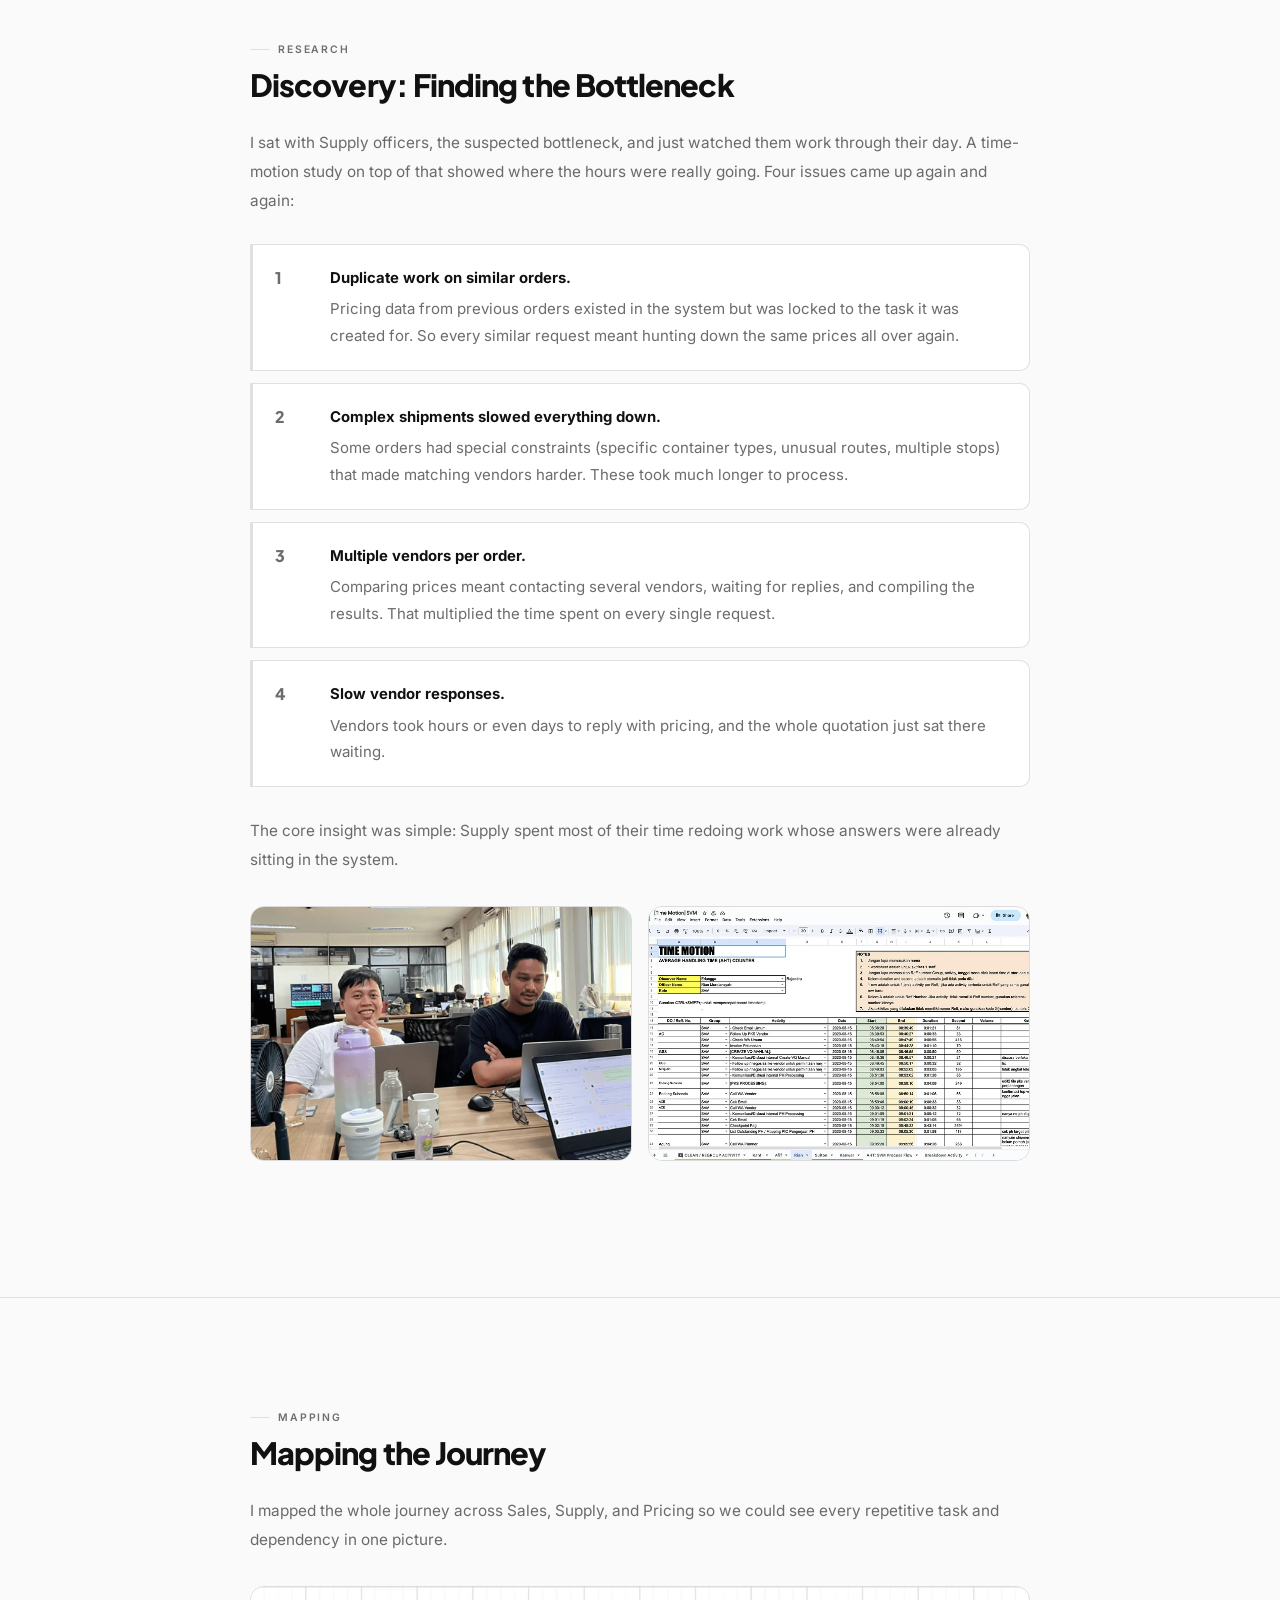
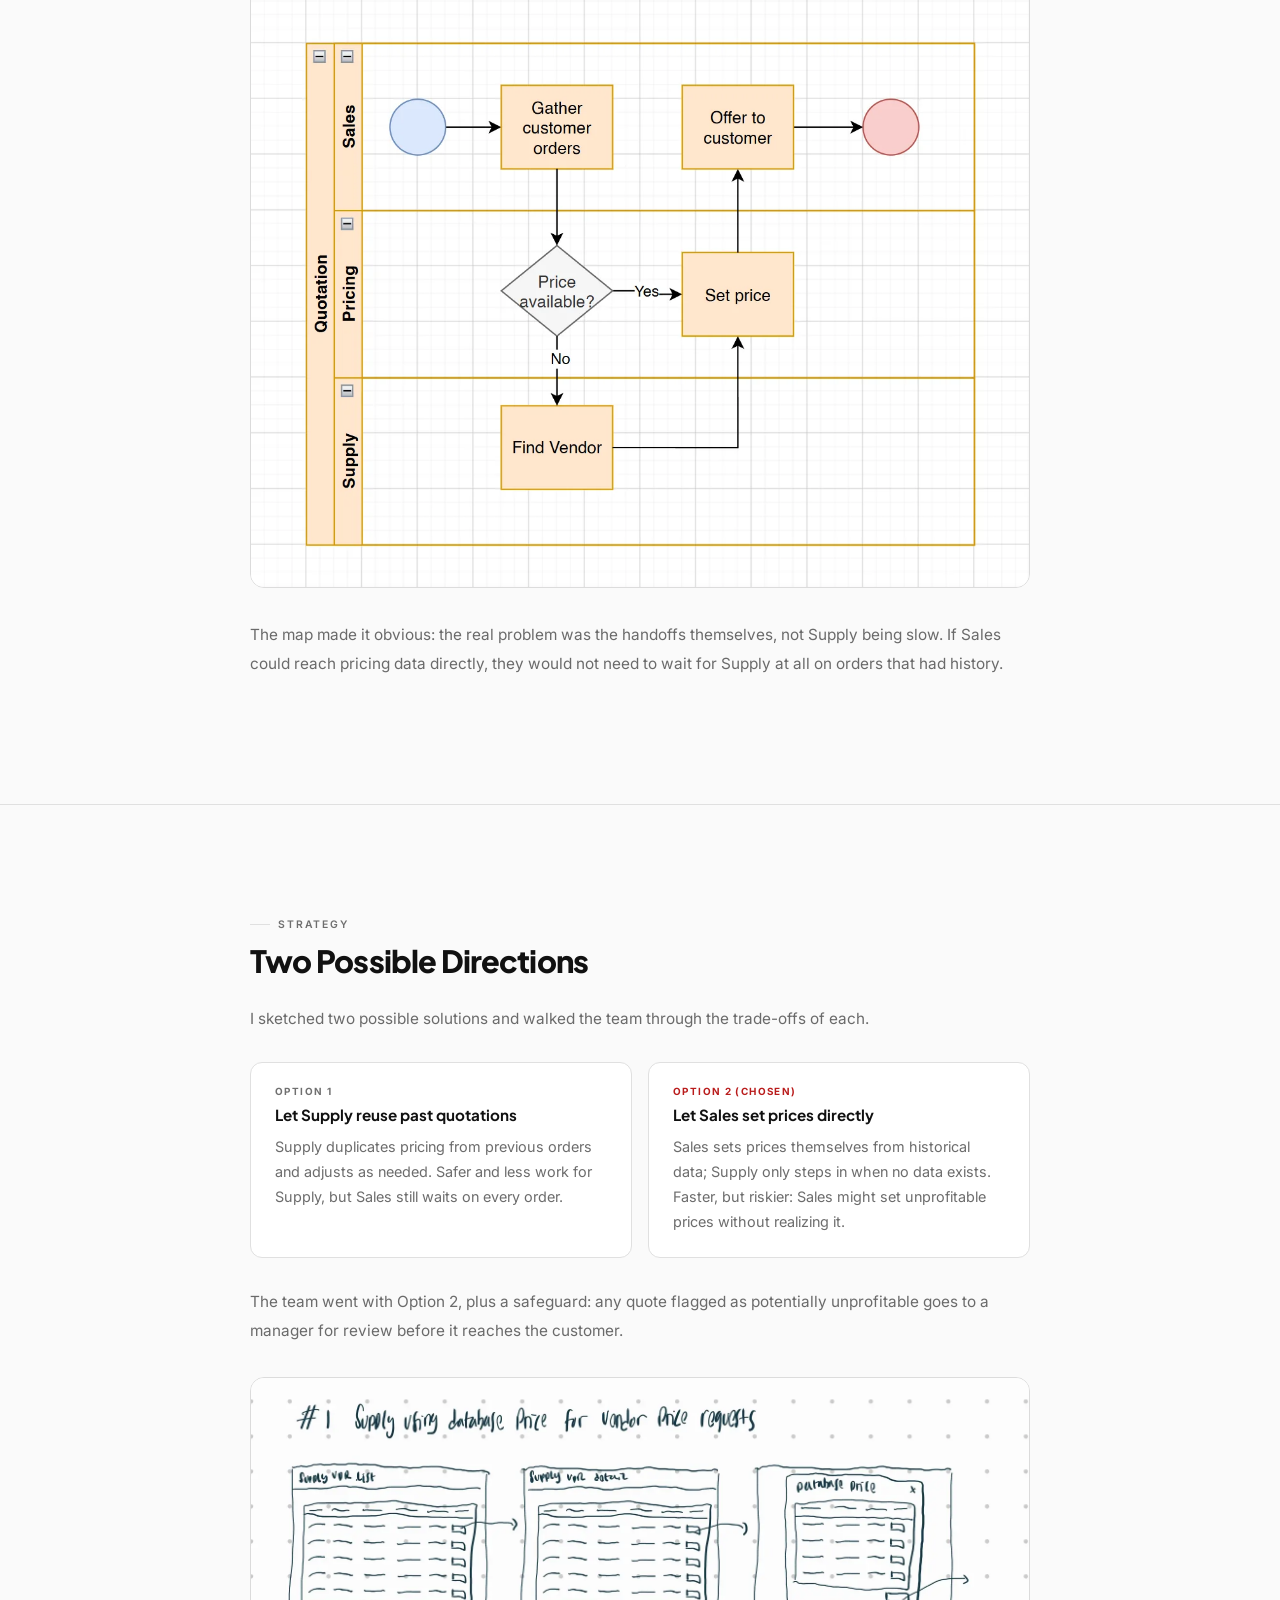
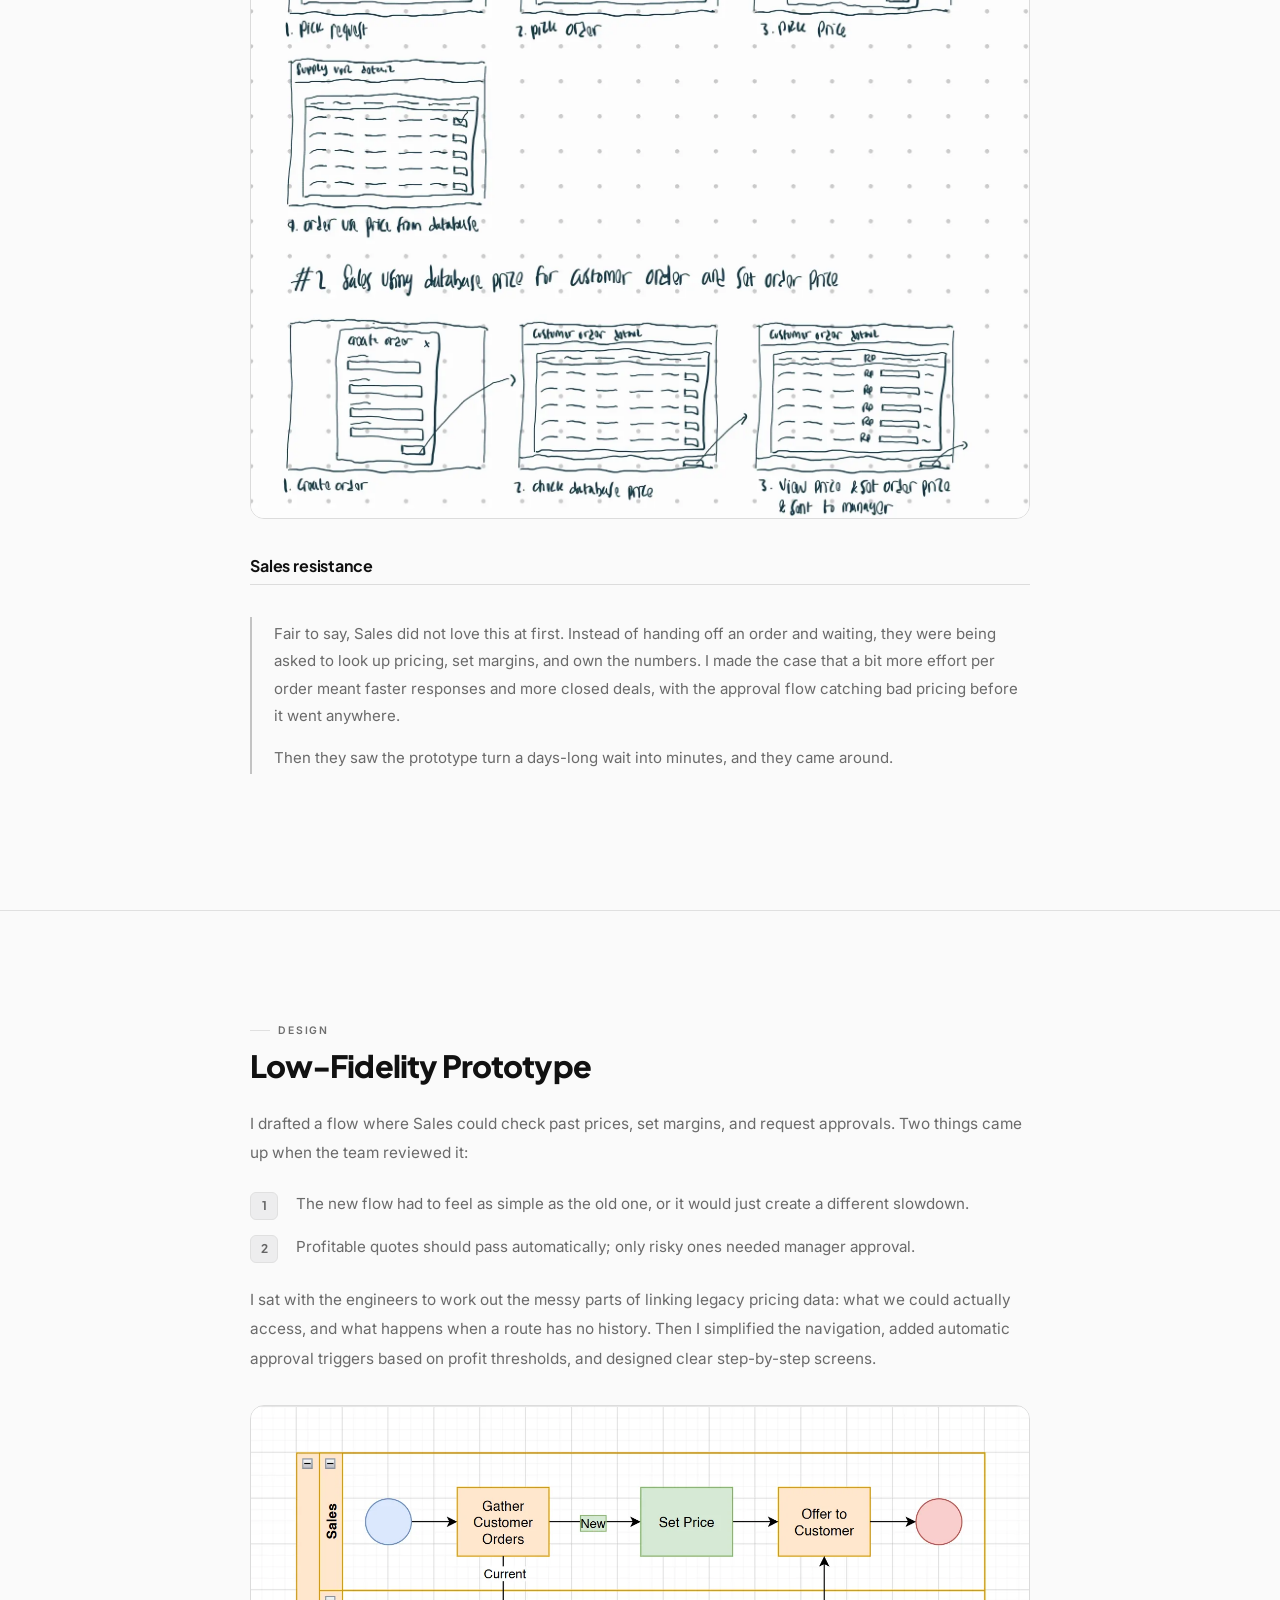
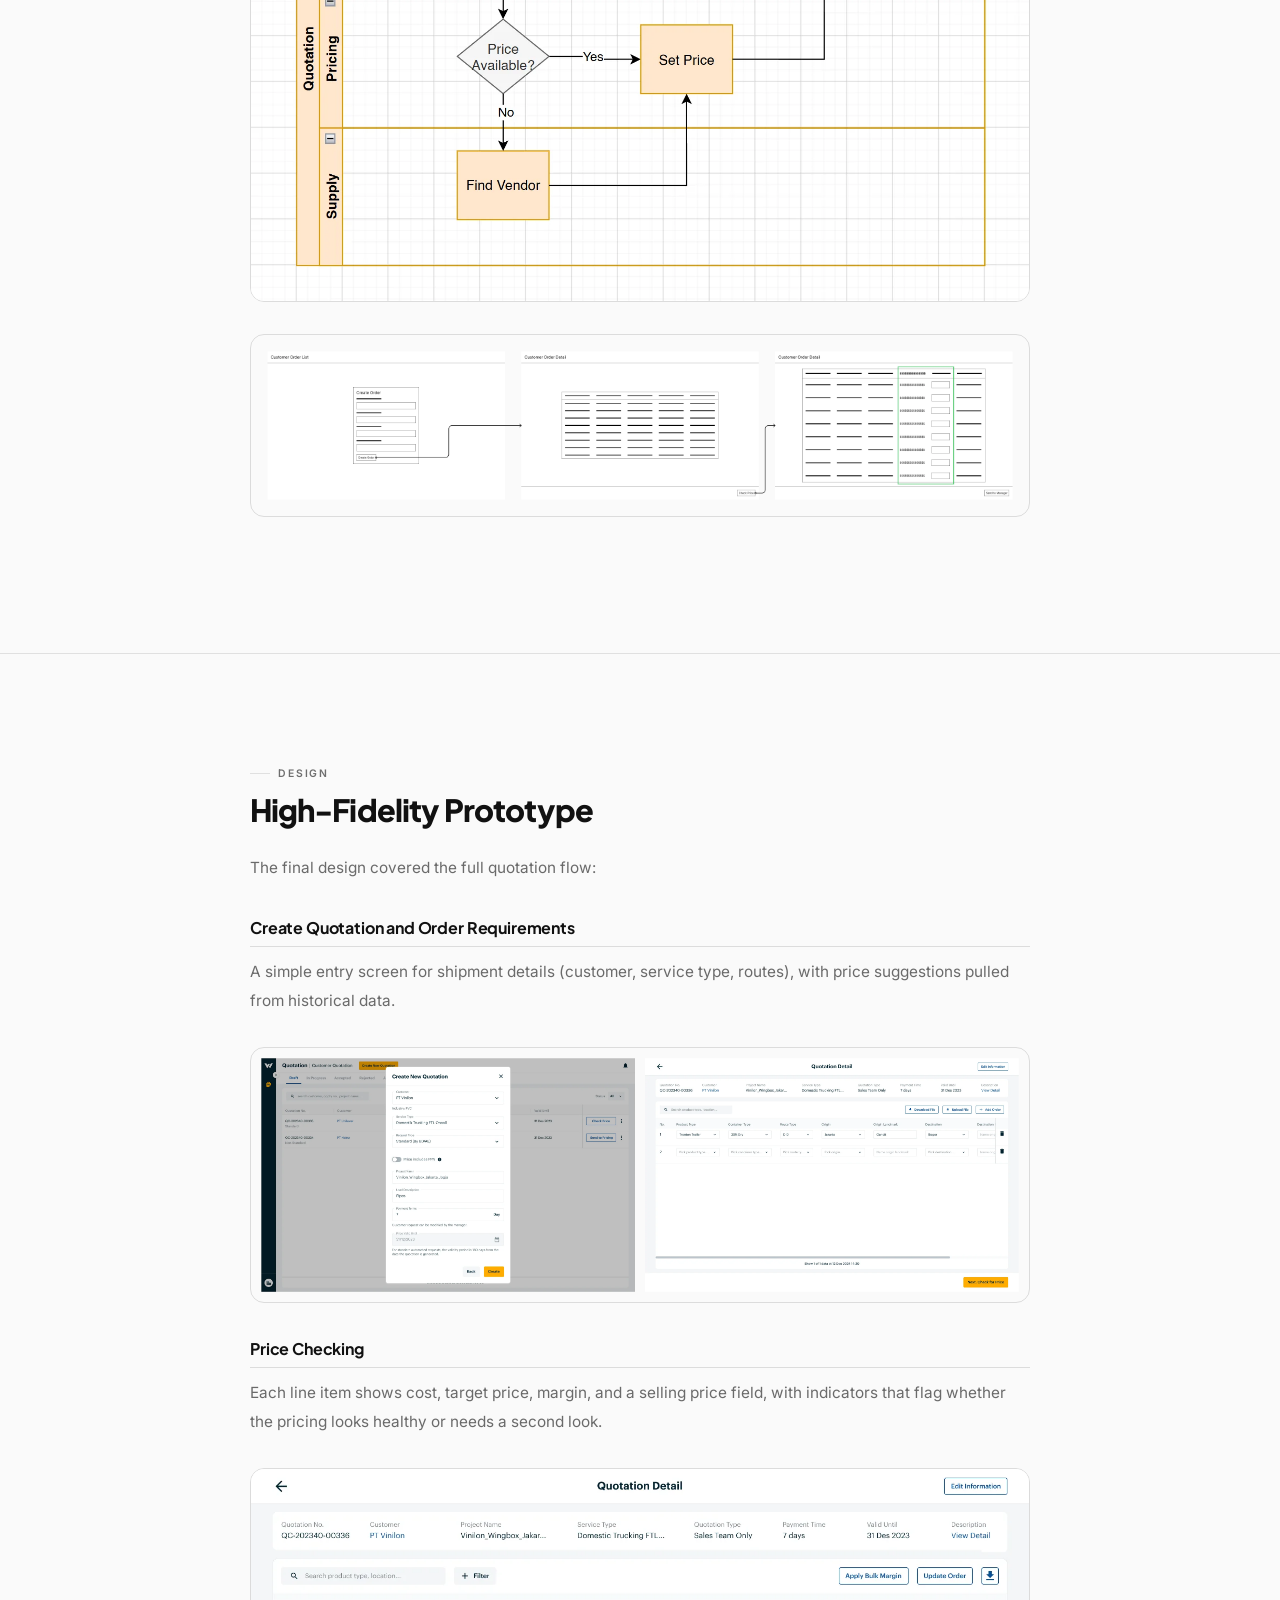
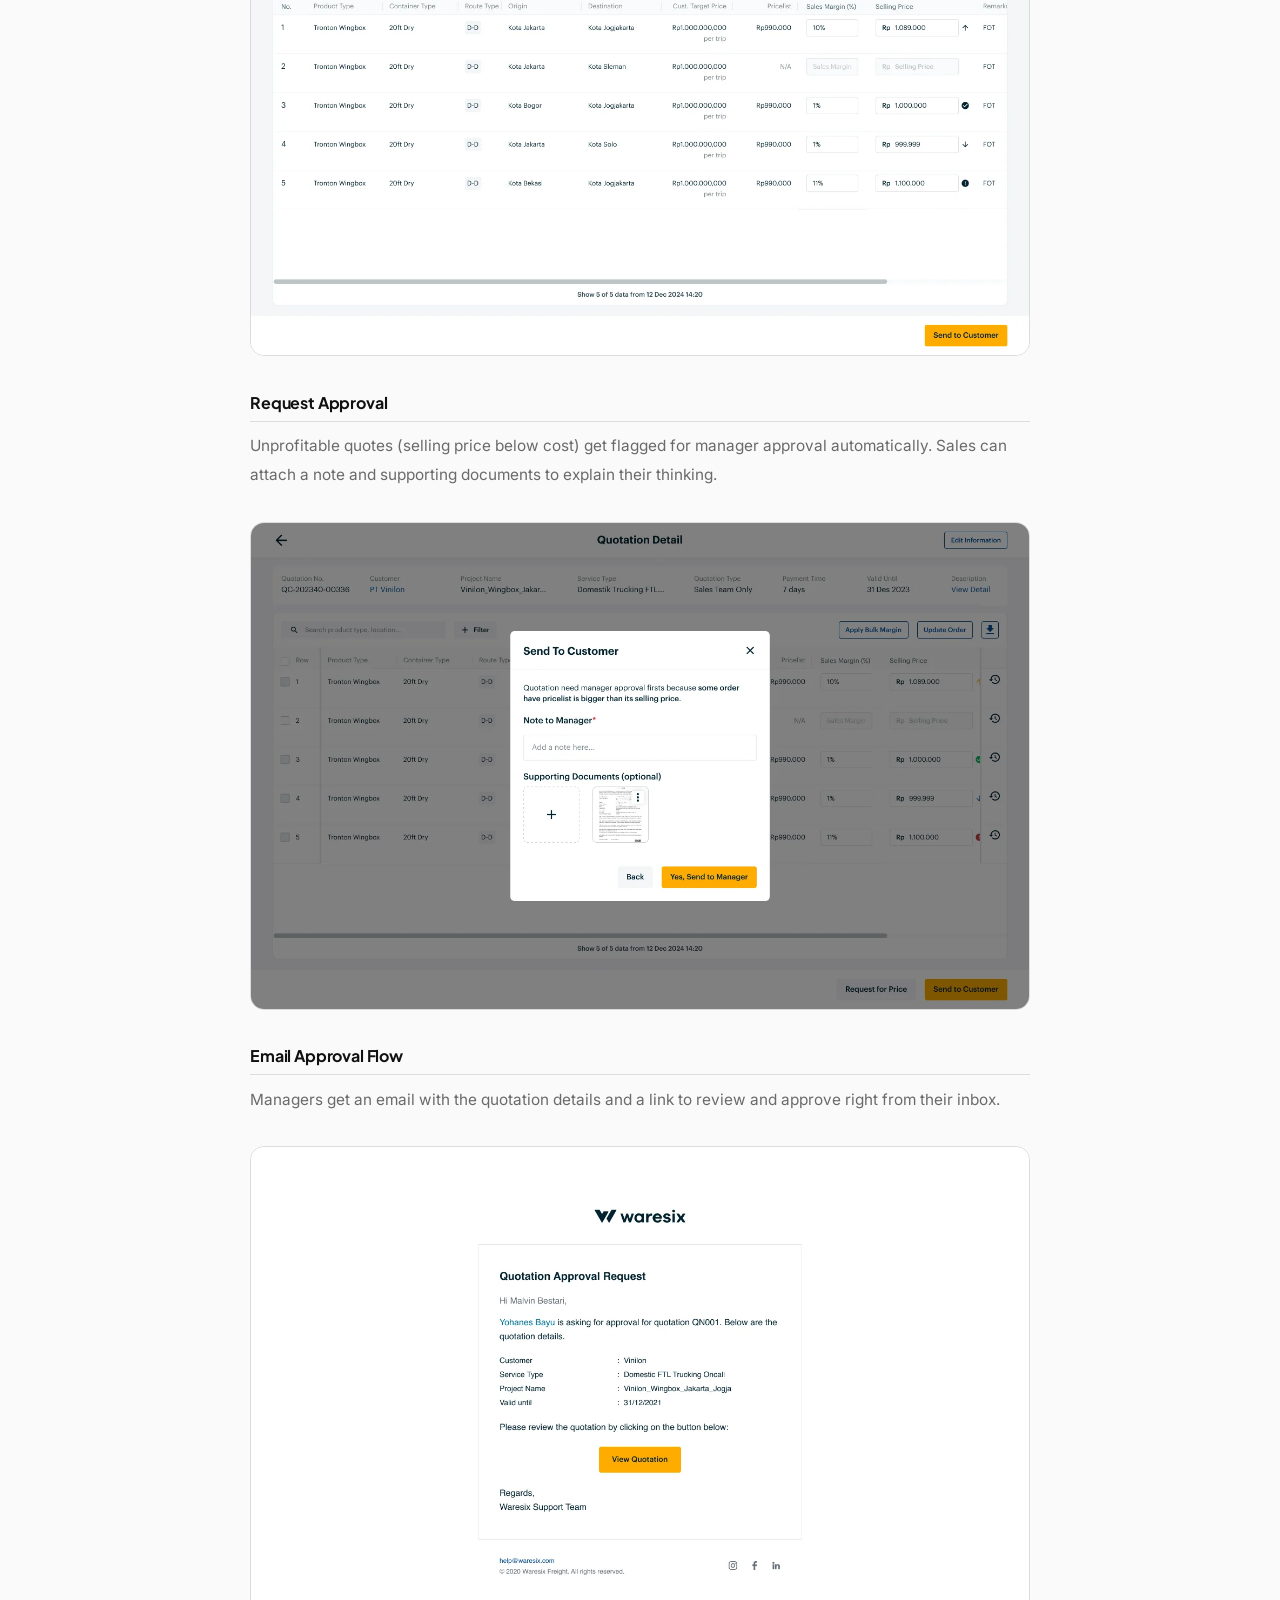
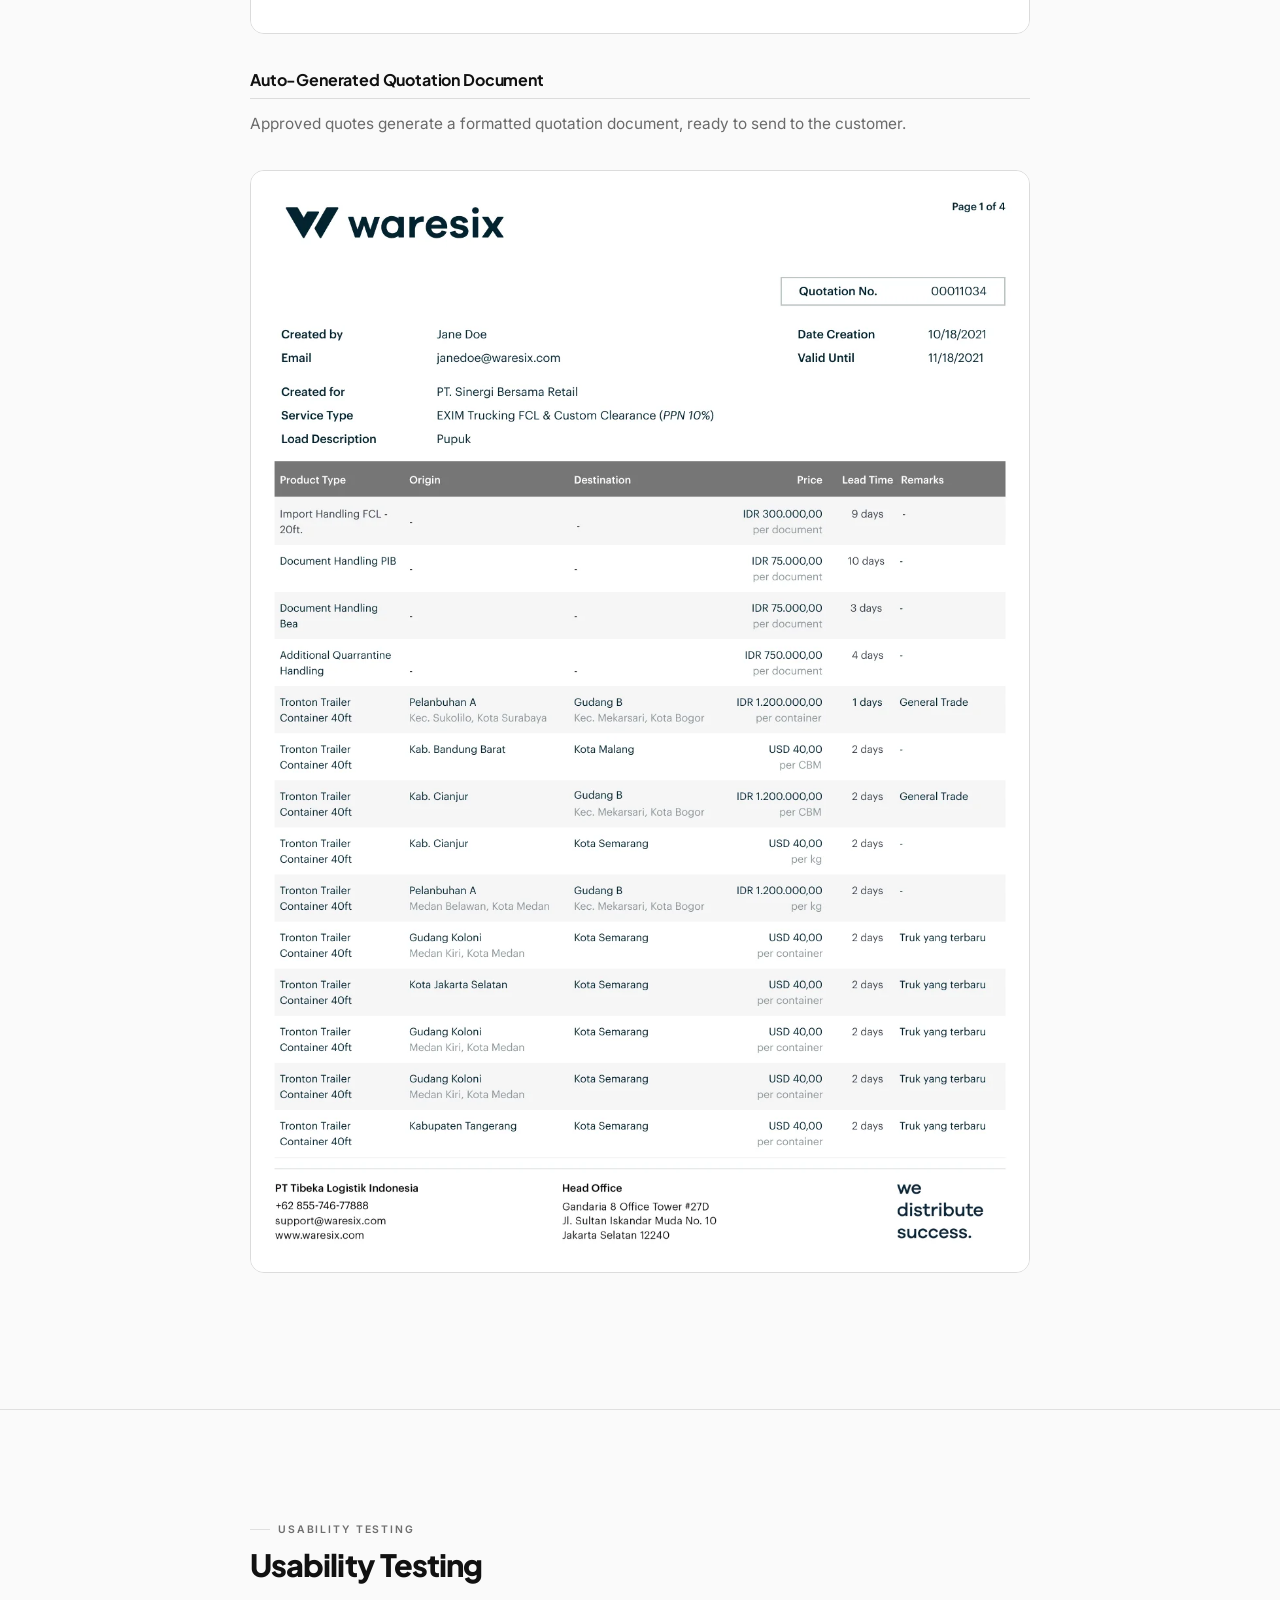
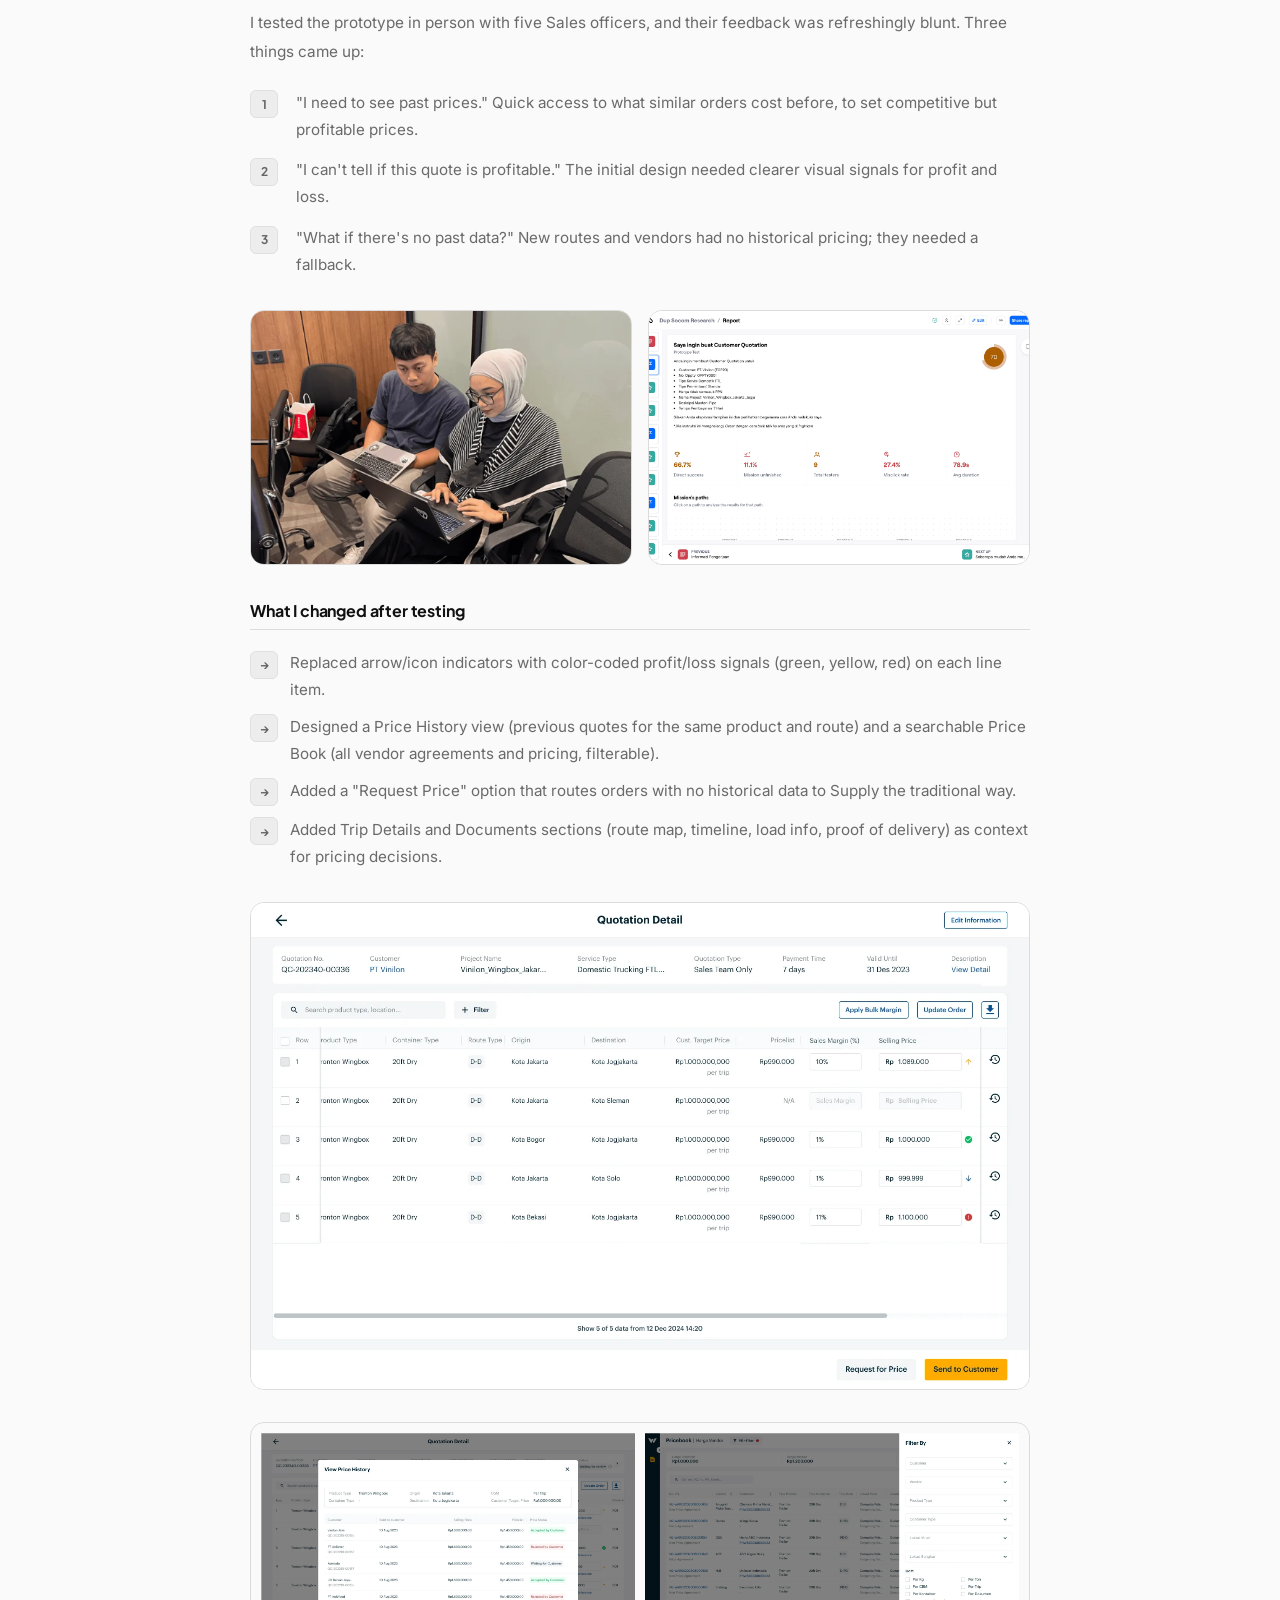
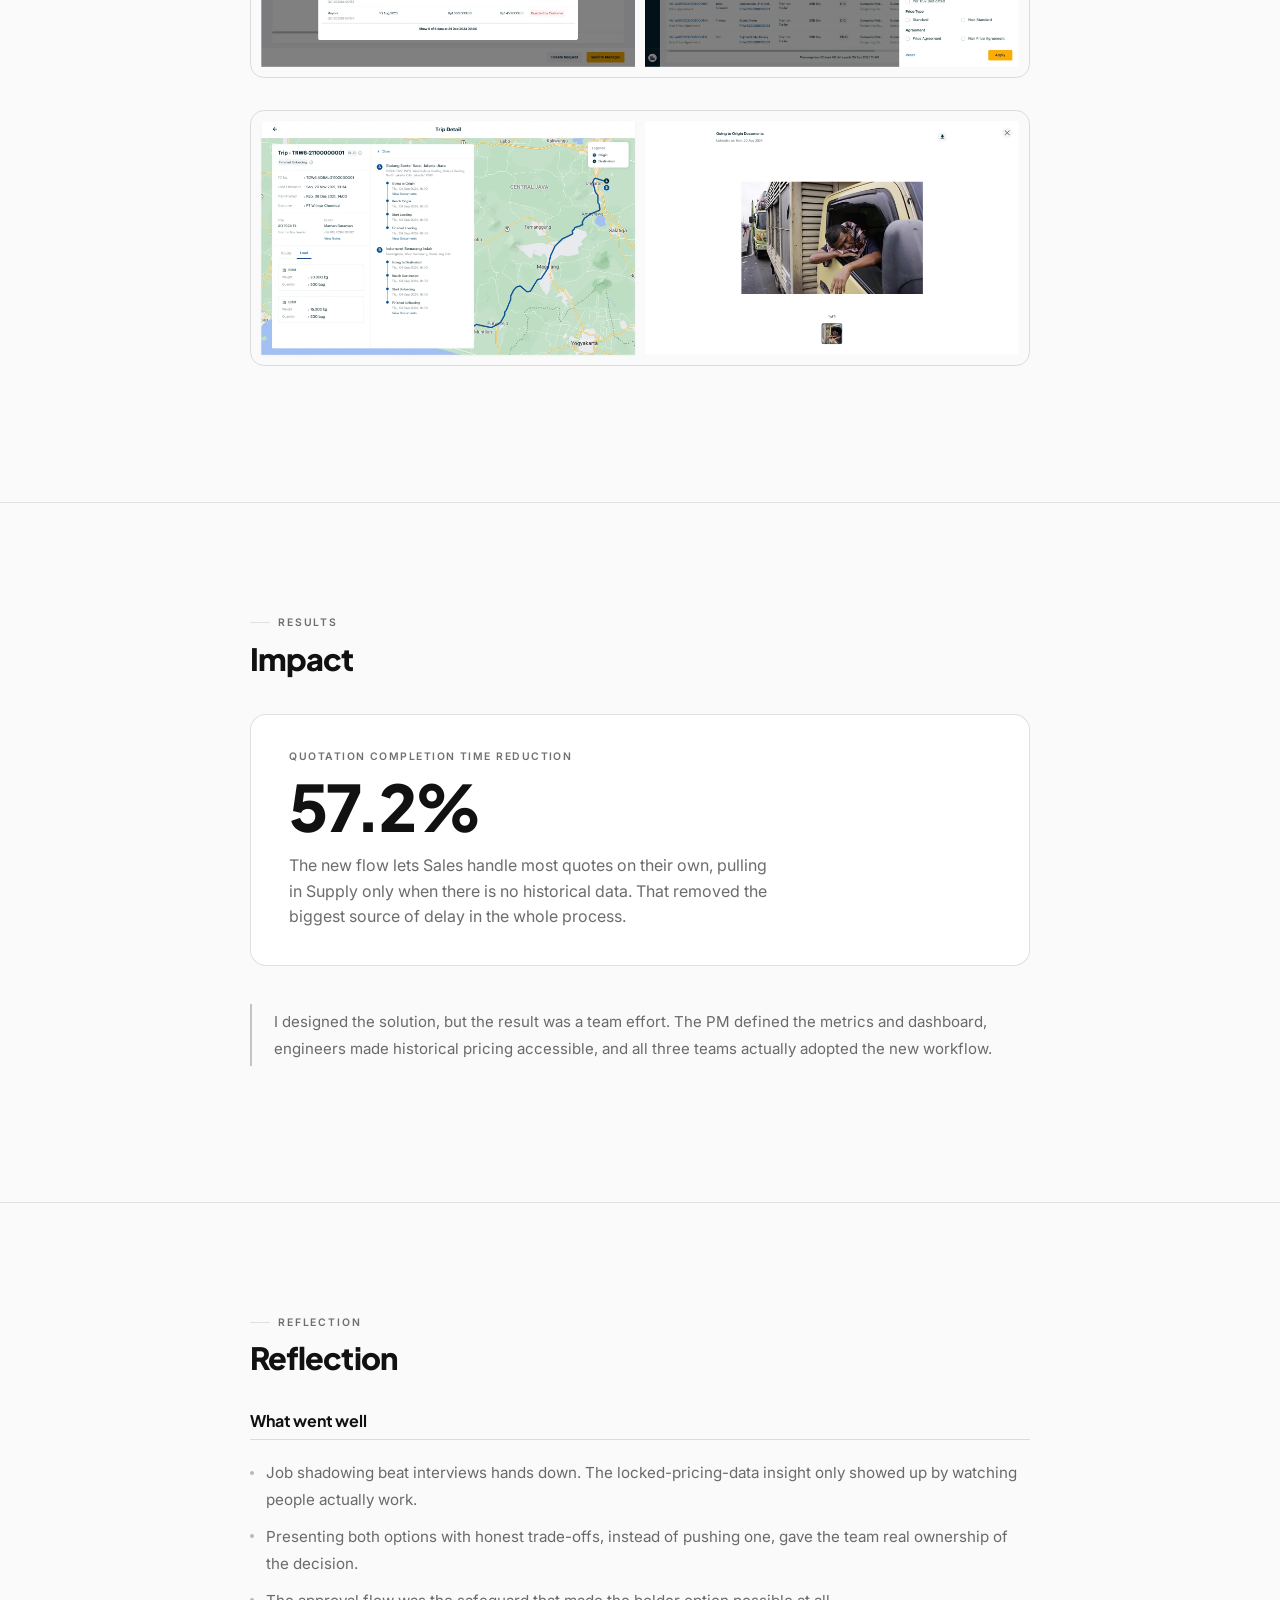
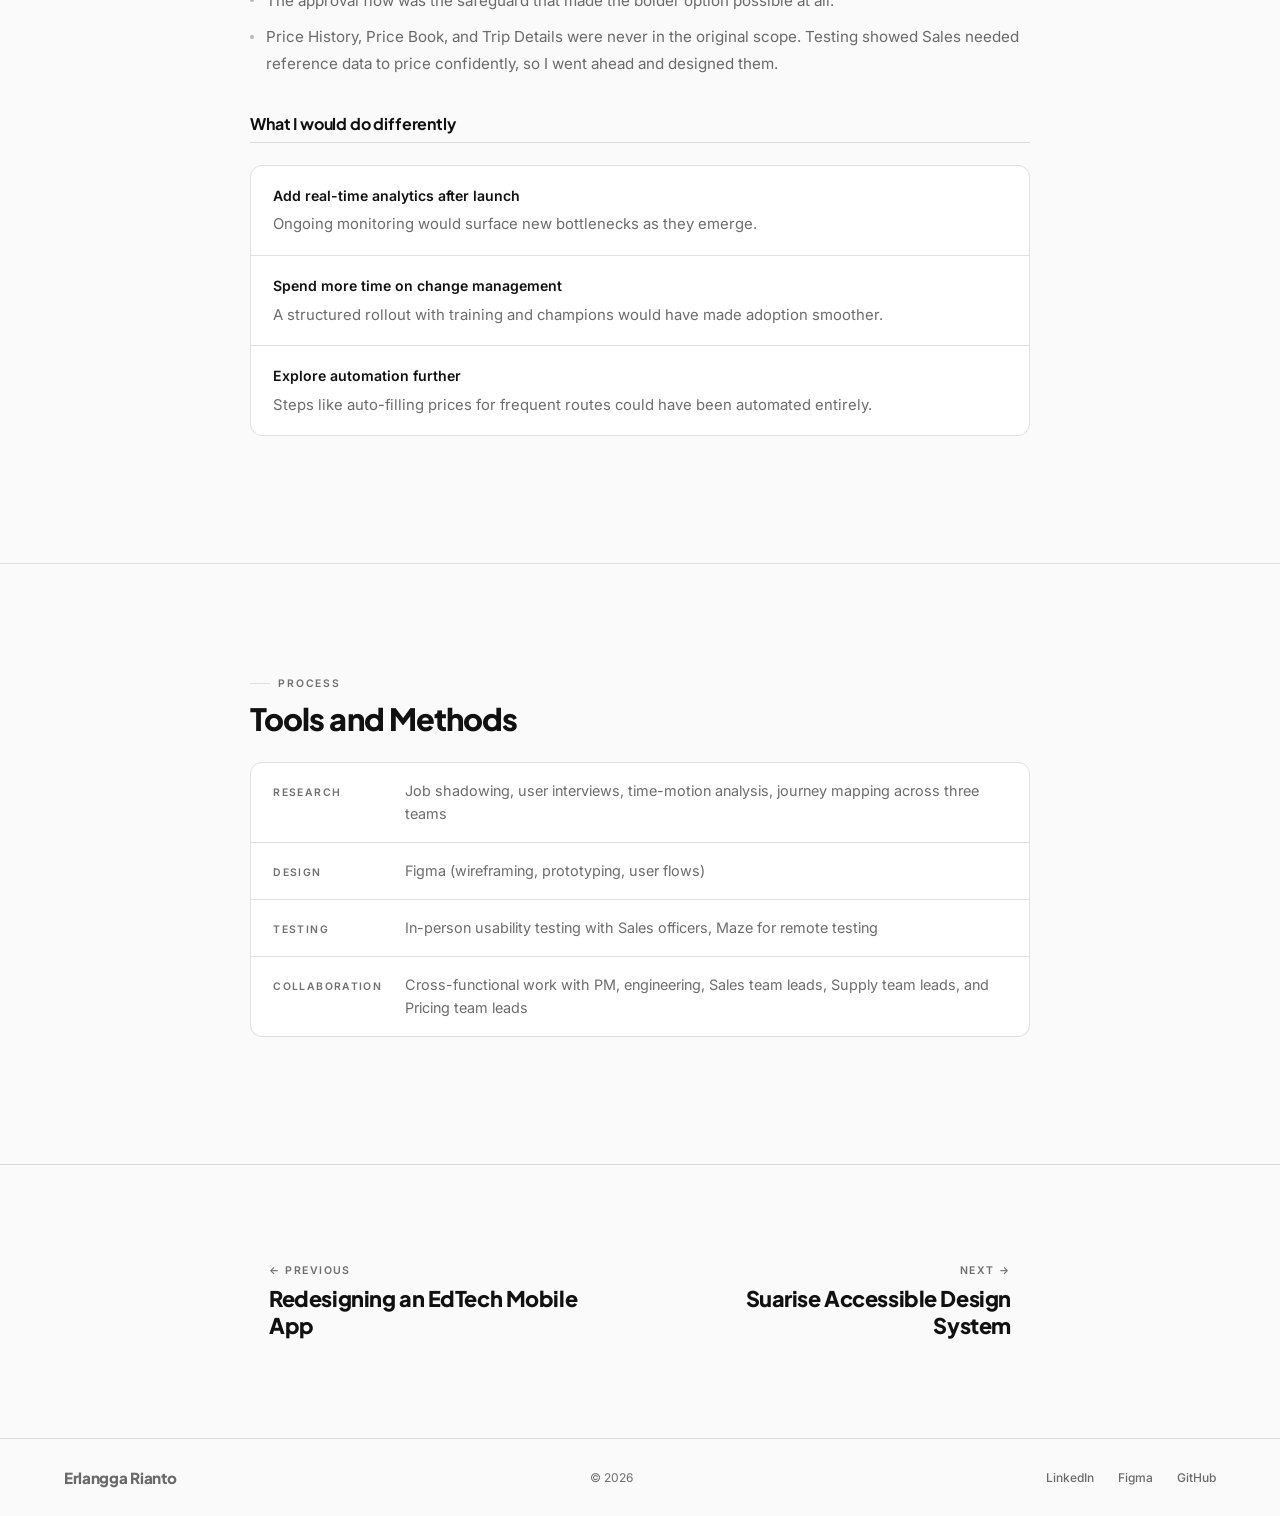
<file: waresix-case-study.html>
<!doctype html>
<html lang="en">
  <head>
    <meta charset="UTF-8" />
    <meta name="viewport" content="width=device-width, initial-scale=1.0" />
    <title>Waresix Case Study - Muhammad Erlangga Rianto</title>
    <meta
      name="description"
      content="Cutting Quotation Time by 57.2% for 1,500+ Enterprise Logistics Clients. A UX case study by Muhammad Erlangga Rianto."
    />
    <link rel="preconnect" href="https://fonts.googleapis.com" />
    <link rel="preconnect" href="https://fonts.gstatic.com" crossorigin />
    <link
      href="https://fonts.googleapis.com/css2?family=Plus+Jakarta+Sans:wght@400;600;700;800&family=Inter:wght@300;400;500&display=swap"
      rel="stylesheet"
    />
    <link rel="icon" type="image/webp" href="./assets/favicon.webp" />
    <link rel="stylesheet" href="css/style.css" />
    <link rel="stylesheet" href="css/case-study.css" />
  </head>

  <body>
    <div class="cs-progress" id="csProgress" aria-hidden="true"></div>
    <a href="#main-content" class="skip-link">Skip to main content</a>

    <nav aria-label="Main navigation">
      <a href="/" class="nav-logo" aria-label="Muhammad Erlangga Rianto, Home">
        Muhammad Erlangga Rianto
      </a>
      <button
        class="nav-hamburger"
        id="navHamburger"
        aria-label="Toggle navigation menu"
        aria-expanded="false"
        aria-controls="navLinks"
      >
        <span aria-hidden="true"></span><span aria-hidden="true"></span
        ><span aria-hidden="true"></span>
      </button>
      <ul class="nav-links" id="navLinks">
        <li><a href="/#about">About</a></li>
        <li><a href="/#projects">Work</a></li>
        <li><a href="/#resume">Resume</a></li>
        <li><a href="/#testimonials">Reviews</a></li>
        <li><a href="/#contact" class="nav-cta">Let's talk</a></li>
      </ul>
    </nav>

    <main id="main-content">
      <!-- Hero -->
      <section class="cs-hero" aria-label="Case study introduction">
        <div class="cs-hero-inner">
          <nav class="cs-breadcrumb" aria-label="Breadcrumb">
            <a href="/">Home</a>
            <span class="cs-breadcrumb-sep" aria-hidden="true">›</span>
            <a href="/#projects">Work</a>
            <span class="cs-breadcrumb-sep" aria-hidden="true">›</span>
            <span class="cs-breadcrumb-current">Waresix</span>
          </nav>
          <div class="cs-hero-cat">Logistics · B2B SaaS · Responsive Web</div>
          <h1>
            Cutting Quotation Time by 57.2% for 1,500+ Enterprise Logistics
            Clients
          </h1>
          <p class="cs-hero-summary">
            Quotations were slow, and the Sales team was losing deals while they
            waited. I found the bottleneck, designed a faster workflow, and
            helped cut quotation time by 57.2%.
          </p>
          <div class="cs-meta-grid">
            <div class="cs-meta-item">
              <div class="cs-meta-label">Role</div>
              <div class="cs-meta-value">Product Designer</div>
            </div>
            <div class="cs-meta-item">
              <div class="cs-meta-label">Team</div>
              <div class="cs-meta-value">
                PMs · UX Researchers · Engineering
              </div>
            </div>
            <div class="cs-meta-item">
              <div class="cs-meta-label">Duration</div>
              <div class="cs-meta-value">~1 Month</div>
            </div>
            <div class="cs-meta-item">
              <div class="cs-meta-label">Platform</div>
              <div class="cs-meta-value">Responsive Web</div>
            </div>
            <div class="cs-meta-item">
              <div class="cs-meta-label">Tools</div>
              <div class="cs-meta-value">Figma · Maze</div>
            </div>
          </div>
        </div>
      </section>

      <!-- Section nav -->
      <nav class="cs-section-nav" aria-label="Case study sections">
        <div class="cs-section-nav-inner">
          <a href="#s-overview">Overview</a>
          <a href="#s-discovery">Discovery</a>
          <a href="#s-journey">Journey Map</a>
          <a href="#s-strategy">Strategy</a>
          <a href="#s-lofi">Lo-Fi</a>
          <a href="#s-hifi">Hi-Fi</a>
          <a href="#s-testing">Testing</a>
          <a href="#s-impact">Impact</a>
          <a href="#s-reflection">Reflection</a>
          <a href="#s-tools">Tools</a>
        </div>
      </nav>

      <!-- 01 The Short Version -->
      <section id="s-overview" class="cs-section cs-section--tint">
        <div class="cs-inner">
          <p class="cs-section-label">Overview</p>
          <h2 class="cs-h2">The Short Version</h2>
          <p class="cs-p">
            Waresix is a B2B logistics platform that connects businesses with
            trucking, warehousing, and freight services across Indonesia,
            serving 1,500+ enterprise clients. Every quotation crawled through
            three teams in sequence (Sales secured orders, Supply gathered
            vendor prices, Pricing finalized), and every handoff added delay.
            Sales kept losing deals waiting on prices, and any fix still had to
            keep pricing accurate and profitable.
          </p>
          <p class="cs-p">
            Through job shadowing, interviews, and time-motion analysis, I found
            the real bottleneck: Supply kept redoing work because the system
            would not let them reuse pricing data that already existed. I
            brought two directions to the table, and the team picked the bolder
            one: let Sales set prices themselves from historical data, with an
            approval flow catching the risky quotes. After testing and
            iteration, quotation time dropped 57.2%, measured on a dashboard the
            PM team set up.
          </p>
          <h3 class="cs-h3">My role</h3>
          <p class="cs-p">
            I was the only UX designer, working with a PM, a UX researcher, an
            engineering manager, and team leads from Sales, Supply, and Pricing.
            Research, journey mapping, solution design, prototyping, testing,
            and keeping everyone on the same page: that was me.
          </p>
        </div>
      </section>

      <!-- 03 Discovery -->
      <section id="s-discovery" class="cs-section cs-section--light">
        <div class="cs-inner">
          <p class="cs-section-label">Research</p>
          <h2 class="cs-h2">Discovery: Finding the Bottleneck</h2>
          <p class="cs-p">
            I sat with Supply officers, the suspected bottleneck, and just
            watched them work through their day. A time-motion study on top of
            that showed where the hours were really going. Four issues came up
            again and again:
          </p>

          <div class="cs-findings">
            <div class="cs-finding-card">
              <span class="cs-finding-num">1</span>
              <div class="cs-finding-body">
                <strong>Duplicate work on similar orders.</strong>Pricing data
                from previous orders existed in the system but was locked to the
                task it was created for. So every similar request meant hunting
                down the same prices all over again.
              </div>
            </div>
            <div class="cs-finding-card">
              <span class="cs-finding-num">2</span>
              <div class="cs-finding-body">
                <strong>Complex shipments slowed everything down.</strong>Some
                orders had special constraints (specific container types,
                unusual routes, multiple stops) that made matching vendors
                harder. These took much longer to process.
              </div>
            </div>
            <div class="cs-finding-card">
              <span class="cs-finding-num">3</span>
              <div class="cs-finding-body">
                <strong>Multiple vendors per order.</strong>Comparing prices
                meant contacting several vendors, waiting for replies, and
                compiling the results. That multiplied the time spent on every
                single request.
              </div>
            </div>
            <div class="cs-finding-card">
              <span class="cs-finding-num">4</span>
              <div class="cs-finding-body">
                <strong>Slow vendor responses.</strong>Vendors took hours or
                even days to reply with pricing, and the whole quotation just
                sat there waiting.
              </div>
            </div>
          </div>

          <p class="cs-p">
            The core insight was simple: Supply spent most of their time redoing
            work whose answers were already sitting in the system.
          </p>

          <div class="cs-img-2col">
            <figure
              class="cs-figure"
              role="img"
              aria-label="Job shadowing with Supply officers, observing their daily workflow"
            >
              <img
                src="assets/images/projects/wrx-shadowing.webp"
                alt="Job shadowing with Supply officers, observing their daily workflow"
                loading="lazy"
              />
            </figure>
            <figure
              class="cs-figure"
              role="img"
              aria-label="Time-motion study data, tracking task timelines to identify delays"
            >
              <img
                src="assets/images/projects/wrx-time-motion.webp"
                alt="Time-motion study data, tracking task timelines to identify delays"
                loading="lazy"
              />
            </figure>
          </div>
        </div>
      </section>

      <!-- 04 Journey Map -->
      <section id="s-journey" class="cs-section cs-section--tint">
        <div class="cs-inner">
          <p class="cs-section-label">Mapping</p>
          <h2 class="cs-h2">Mapping the Journey</h2>
          <p class="cs-p">
            I mapped the whole journey across Sales, Supply, and Pricing so we
            could see every repetitive task and dependency in one picture.
          </p>

          <figure
            class="cs-figure"
            role="img"
            aria-label="User journey map across Sales, Supply, and Pricing teams"
          >
            <img
              src="assets/images/projects/wrx-journey-map.webp"
              alt="User journey map across Sales, Supply, and Pricing teams"
              loading="lazy"
            />
          </figure>

          <p class="cs-p">
            The map made it obvious: the real problem was the handoffs
            themselves, not Supply being slow. If Sales could reach pricing data
            directly, they would not need to wait for Supply at all on orders
            that had history.
          </p>
        </div>
      </section>

      <!-- 05 Strategy -->
      <section id="s-strategy" class="cs-section cs-section--light">
        <div class="cs-inner">
          <p class="cs-section-label">Strategy</p>
          <h2 class="cs-h2">Two Possible Directions</h2>
          <p class="cs-p">
            I sketched two possible solutions and walked the team through the
            trade-offs of each.
          </p>

          <div class="cs-option-grid">
            <div class="cs-option-card cs-option-card--a">
              <div class="cs-option-tag">Option 1</div>
              <div class="cs-option-title">
                Let Supply reuse past quotations
              </div>
              <div class="cs-option-body">
                Supply duplicates pricing from previous orders and adjusts as
                needed. Safer and less work for Supply, but Sales still waits on
                every order.
              </div>
            </div>
            <div class="cs-option-card cs-option-card--b">
              <div class="cs-option-tag">Option 2 (chosen)</div>
              <div class="cs-option-title">Let Sales set prices directly</div>
              <div class="cs-option-body">
                Sales sets prices themselves from historical data; Supply only
                steps in when no data exists. Faster, but riskier: Sales might
                set unprofitable prices without realizing it.
              </div>
            </div>
          </div>

          <p class="cs-p">
            The team went with Option 2, plus a safeguard: any quote flagged as
            potentially unprofitable goes to a manager for review before it
            reaches the customer.
          </p>

          <figure
            class="cs-figure"
            role="img"
            aria-label="Sketches of solution ideas and trade-off discussions"
          >
            <img
              src="assets/images/projects/wrx-sketches.webp"
              alt="Sketches of solution ideas and trade-off discussions"
              loading="lazy"
            />
          </figure>

          <h3 class="cs-h3">Sales resistance</h3>
          <div class="cs-callout">
            <p>
              Fair to say, Sales did not love this at first. Instead of handing
              off an order and waiting, they were being asked to look up
              pricing, set margins, and own the numbers. I made the case that a
              bit more effort per order meant faster responses and more closed
              deals, with the approval flow catching bad pricing before it went
              anywhere.
            </p>
            <p>
              Then they saw the prototype turn a days-long wait into minutes,
              and they came around.
            </p>
          </div>
        </div>
      </section>

      <!-- 06 Lo-Fi -->
      <section id="s-lofi" class="cs-section cs-section--tint">
        <div class="cs-inner">
          <p class="cs-section-label">Design</p>
          <h2 class="cs-h2">Low-Fidelity Prototype</h2>
          <p class="cs-p">
            I drafted a flow where Sales could check past prices, set margins,
            and request approvals. Two things came up when the team reviewed it:
          </p>
          <ol class="cs-ol">
            <li>
              <div>
                The new flow had to feel as simple as the old one, or it would
                just create a different slowdown.
              </div>
            </li>
            <li>
              <div>
                Profitable quotes should pass automatically; only risky ones
                needed manager approval.
              </div>
            </li>
          </ol>
          <p class="cs-p">
            I sat with the engineers to work out the messy parts of linking
            legacy pricing data: what we could actually access, and what happens
            when a route has no history. Then I simplified the navigation, added
            automatic approval triggers based on profit thresholds, and designed
            clear step-by-step screens.
          </p>

          <figure
            class="cs-figure"
            role="img"
            aria-label="Revised user flow diagram, updated after stakeholder review"
          >
            <img
              src="assets/images/projects/wrx-user-flow.webp"
              alt="Revised user flow diagram, updated after stakeholder review"
              loading="lazy"
            />
          </figure>
          <figure
            class="cs-figure"
            role="img"
            aria-label="Low-fidelity wireframes for the core quotation flow"
          >
            <img
              src="assets/images/projects/wrx-lofi.webp"
              alt="Low-fidelity wireframes for the core quotation flow"
              loading="lazy"
            />
          </figure>
        </div>
      </section>

      <!-- 07 Hi-Fi -->
      <section id="s-hifi" class="cs-section cs-section--light">
        <div class="cs-inner">
          <p class="cs-section-label">Design</p>
          <h2 class="cs-h2">High-Fidelity Prototype</h2>
          <p class="cs-p">The final design covered the full quotation flow:</p>

          <h3 class="cs-h3">Create Quotation and Order Requirements</h3>
          <p class="cs-p">
            A simple entry screen for shipment details (customer, service type,
            routes), with price suggestions pulled from historical data.
          </p>
          <figure
            class="cs-figure"
            role="img"
            aria-label="Create Quotation and Order Requirement screens : entry form with price suggestions"
          >
            <img
              src="assets/images/projects/wrx-create-quotation.webp"
              alt="Create Quotation and Order Requirement screens : entry form with price suggestions"
              loading="lazy"
            />
          </figure>

          <h3 class="cs-h3">Price Checking</h3>
          <p class="cs-p">
            Each line item shows cost, target price, margin, and a selling price
            field, with indicators that flag whether the pricing looks healthy
            or needs a second look.
          </p>
          <figure
            class="cs-figure"
            role="img"
            aria-label="Price Checking screen with profitability indicators"
          >
            <img
              src="assets/images/projects/wrx-price-checking.webp"
              alt="Price Checking screen with profitability indicators"
              loading="lazy"
            />
          </figure>

          <h3 class="cs-h3">Request Approval</h3>
          <p class="cs-p">
            Unprofitable quotes (selling price below cost) get flagged for
            manager approval automatically. Sales can attach a note and
            supporting documents to explain their thinking.
          </p>
          <figure
            class="cs-figure"
            role="img"
            aria-label="Request Approval modal with note and document attachment"
          >
            <img
              src="assets/images/projects/wrx-request-approval.webp"
              alt="Request Approval modal with note and document attachment"
              loading="lazy"
            />
          </figure>

          <h3 class="cs-h3">Email Approval Flow</h3>
          <p class="cs-p">
            Managers get an email with the quotation details and a link to
            review and approve right from their inbox.
          </p>
          <figure
            class="cs-figure"
            role="img"
            aria-label="Email approval notification with manager review and approve link"
          >
            <img
              src="assets/images/projects/wrx-approval-email.webp"
              alt="Email approval notification with manager review and approve link"
              loading="lazy"
            />
          </figure>

          <h3 class="cs-h3">Auto-Generated Quotation Document</h3>
          <p class="cs-p">
            Approved quotes generate a formatted quotation document, ready to
            send to the customer.
          </p>
          <figure
            class="cs-figure"
            role="img"
            aria-label="Auto-generated quotation document, ready to send to the customer"
          >
            <img
              src="assets/images/projects/wrx-quotation-doc.webp"
              alt="Auto-generated quotation document, ready to send to the customer"
              loading="lazy"
            />
          </figure>
        </div>
      </section>

      <!-- 08 Testing -->
      <section id="s-testing" class="cs-section cs-section--tint">
        <div class="cs-inner">
          <p class="cs-section-label">Usability Testing</p>
          <h2 class="cs-h2">Usability Testing</h2>
          <p class="cs-p">
            I tested the prototype in person with five Sales officers, and their
            feedback was refreshingly blunt. Three things came up:
          </p>

          <ol class="cs-ol">
            <li>
              <div>
                "I need to see past prices." Quick access to what similar orders
                cost before, to set competitive but profitable prices.
              </div>
            </li>
            <li>
              <div>
                "I can't tell if this quote is profitable." The initial design
                needed clearer visual signals for profit and loss.
              </div>
            </li>
            <li>
              <div>
                "What if there's no past data?" New routes and vendors had no
                historical pricing; they needed a fallback.
              </div>
            </li>
          </ol>

          <div class="cs-img-2col">
            <figure
              class="cs-figure"
              role="img"
              aria-label="In-person usability testing with Sales officers"
            >
              <img
                src="assets/images/projects/wrx-testing.webp"
                alt="In-person usability testing with Sales officers"
                loading="lazy"
              />
            </figure>
            <figure
              class="cs-figure"
              role="img"
              aria-label="Maze usability test setup, remote testing configuration"
            >
              <img
                src="assets/images/projects/wrx-maze-setup.webp"
                alt="Maze usability test setup, remote testing configuration"
                loading="lazy"
              />
            </figure>
          </div>

          <h3 class="cs-h3">What I changed after testing</h3>
          <ul class="cs-ul cs-ul--changes">
            <li>
              Replaced arrow/icon indicators with color-coded profit/loss
              signals (green, yellow, red) on each line item.
            </li>
            <li>
              Designed a Price History view (previous quotes for the same
              product and route) and a searchable Price Book (all vendor
              agreements and pricing, filterable).
            </li>
            <li>
              Added a "Request Price" option that routes orders with no
              historical data to Supply the traditional way.
            </li>
            <li>
              Added Trip Details and Documents sections (route map, timeline,
              load info, proof of delivery) as context for pricing decisions.
            </li>
          </ul>

          <figure
            class="cs-figure"
            role="img"
            aria-label="Updated price checking with color-coded profitability indicators"
          >
            <img
              src="assets/images/projects/wrx-check-price-new.webp"
              alt="Updated price checking with color-coded profitability indicators"
              loading="lazy"
            />
          </figure>

          <figure
            class="cs-figure"
            role="img"
            aria-label="Price History and Price Book screens : searchable and filterable views"
          >
            <img
              src="assets/images/projects/wrx-price-history.webp"
              alt="Price History and Price Book screens : searchable and filterable views"
              loading="lazy"
            />
          </figure>
          <figure
            class="cs-figure"
            role="img"
            aria-label="Trip Details and Documents screens : context for pricing decisions"
          >
            <img
              src="assets/images/projects/wrx-trip-details.webp"
              alt="Trip Details and Documents screens : context for pricing decisions"
              loading="lazy"
            />
          </figure>
        </div>
      </section>

      <!-- 09 Impact -->
      <section id="s-impact" class="cs-section cs-section--light">
        <div class="cs-inner">
          <p class="cs-section-label">Results</p>
          <h2 class="cs-h2">Impact</h2>

          <div class="cs-impact-hero">
            <div class="cs-impact-label">
              Quotation completion time reduction
            </div>
            <div class="cs-impact-number">57.2%</div>
            <div class="cs-impact-desc">
              The new flow lets Sales handle most quotes on their own, pulling
              in Supply only when there is no historical data. That removed the
              biggest source of delay in the whole process.
            </div>
          </div>

          <div class="cs-callout">
            <p>
              I designed the solution, but the result was a team effort. The PM
              defined the metrics and dashboard, engineers made historical
              pricing accessible, and all three teams actually adopted the new
              workflow.
            </p>
          </div>
        </div>
      </section>

      <!-- 10 Reflection -->
      <section id="s-reflection" class="cs-section cs-section--tint">
        <div class="cs-inner">
          <p class="cs-section-label">Reflection</p>
          <h2 class="cs-h2">Reflection</h2>

          <h3 class="cs-h3">What went well</h3>
          <ul class="cs-ul">
            <li>
              Job shadowing beat interviews hands down. The locked-pricing-data
              insight only showed up by watching people actually work.
            </li>
            <li>
              Presenting both options with honest trade-offs, instead of pushing
              one, gave the team real ownership of the decision.
            </li>
            <li>
              The approval flow was the safeguard that made the bolder option
              possible at all.
            </li>
            <li>
              Price History, Price Book, and Trip Details were never in the
              original scope. Testing showed Sales needed reference data to
              price confidently, so I went ahead and designed them.
            </li>
          </ul>

          <h3 class="cs-h3">What I would do differently</h3>
          <ul class="cs-item-list">
            <li>
              <strong>Add real-time analytics after launch</strong>Ongoing
              monitoring would surface new bottlenecks as they emerge.
            </li>
            <li>
              <strong>Spend more time on change management</strong>A structured
              rollout with training and champions would have made adoption
              smoother.
            </li>
            <li>
              <strong>Explore automation further</strong>Steps like auto-filling
              prices for frequent routes could have been automated entirely.
            </li>
          </ul>
        </div>
      </section>

      <!-- 11 Tools and Methods -->
      <section id="s-tools" class="cs-section cs-section--light">
        <div class="cs-inner">
          <p class="cs-section-label">Process</p>
          <h2 class="cs-h2">Tools and Methods</h2>
          <div class="cs-tools-list">
            <div class="cs-tool-item">
              <div class="cs-tool-category">Research</div>
              <div class="cs-tool-value">
                Job shadowing, user interviews, time-motion analysis, journey
                mapping across three teams
              </div>
            </div>
            <div class="cs-tool-item">
              <div class="cs-tool-category">Design</div>
              <div class="cs-tool-value">
                Figma (wireframing, prototyping, user flows)
              </div>
            </div>
            <div class="cs-tool-item">
              <div class="cs-tool-category">Testing</div>
              <div class="cs-tool-value">
                In-person usability testing with Sales officers, Maze for remote
                testing
              </div>
            </div>
            <div class="cs-tool-item">
              <div class="cs-tool-category">Collaboration</div>
              <div class="cs-tool-value">
                Cross-functional work with PM, engineering, Sales team leads,
                Supply team leads, and Pricing team leads
              </div>
            </div>
          </div>
        </div>
      </section>

      <!-- Next project -->
      <div class="cs-next">
        <div class="cs-next-inner">
          <a
            href="./rsk-case-study.html"
            class="cs-next-col"
            aria-label="View RSK case study"
          >
            <div class="cs-next-label">← Previous</div>
            <div class="cs-next-title">Redesigning an EdTech Mobile App</div>
          </a>
          <a
            href="./suarise-case-study.html"
            class="cs-next-col cs-next-col--right"
            aria-label="View Suarise case study"
          >
            <div class="cs-next-label">Next →</div>
            <div class="cs-next-title">Suarise Accessible Design System</div>
          </a>
        </div>
      </div>
    </main>

    <footer>
      <span class="footer-logo">Erlangga Rianto</span>
      <span class="copy">© 2026</span>
      <div class="footer-links">
        <a
          href="https://www.linkedin.com/in/erlanggarianto/"
          target="_blank"
          rel="noopener noreferrer"
          aria-label="LinkedIn, opens in new tab"
          >LinkedIn</a
        >
        <a
          href="https://www.figma.com/design/oBhvQ98ivZrHAwck6VdaN6/Erlangga-Design-Works?node-id=24-18899&t=4Xl10uxZdFhechgW-1"
          target="_blank"
          rel="noopener noreferrer"
          aria-label="Figma portfolio, opens in new tab"
          >Figma</a
        >
        <a
          href="https://github.com/erlanggarianto"
          target="_blank"
          rel="noopener noreferrer"
          aria-label="GitHub, opens in new tab"
          >GitHub</a
        >
      </div>
    </footer>

    <button class="scroll-top" id="scrollTop" aria-label="Scroll to top">
      <svg
        width="16"
        height="16"
        viewBox="0 0 24 24"
        fill="none"
        stroke="currentColor"
        stroke-width="2.5"
        stroke-linecap="round"
        stroke-linejoin="round"
      >
        <polyline points="18 15 12 9 6 15" />
      </svg>
    </button>
    <script src="js/main.js"></script>
    <script>
      // Reading progress bar
      (function () {
        const bar = document.getElementById("csProgress");
        if (!bar) return;
        window.addEventListener(
          "scroll",
          function () {
            const scrolled = window.scrollY;
            const total =
              document.documentElement.scrollHeight - window.innerHeight;
            bar.style.width = total > 0 ? (scrolled / total) * 100 + "%" : "0%";
          },
          { passive: true },
        );
      })();

      // Section nav active state
      (function () {
        const navLinks = document.querySelectorAll(".cs-section-nav a");
        const sections = document.querySelectorAll('section[id^="s-"]');
        if (!navLinks.length || !sections.length) return;

        const mainNavEl = document.querySelector("nav");
        const sectionNavEl = document.querySelector(".cs-section-nav");
        const mainNavH = mainNavEl?.offsetHeight ?? 58;
        if (mainNavEl)
          document.documentElement.style.setProperty(
            "--nav-h",
            mainNavH + "px",
          );
        const navHeight = mainNavH + (sectionNavEl?.offsetHeight ?? 34);

        const observer = new IntersectionObserver(
          (entries) => {
            entries.forEach((entry) => {
              if (entry.isIntersecting) {
                const id = entry.target.getAttribute("id");
                navLinks.forEach((a) => {
                  a.classList.toggle(
                    "cs-nav-active",
                    a.getAttribute("href") === "#" + id,
                  );
                });
                const active = document.querySelector(
                  ".cs-section-nav a.cs-nav-active",
                );
                if (active)
                  active.scrollIntoView({ block: "nearest", inline: "center" });
              }
            });
          },
          { rootMargin: `-${navHeight}px 0px -55% 0px`, threshold: 0 },
        );

        sections.forEach((s) => observer.observe(s));

        document.querySelectorAll(".cs-section-nav a").forEach((a) => {
          a.addEventListener("click", (e) => {
            e.preventDefault();
            const target = document.querySelector(a.getAttribute("href"));
            if (target) {
              const y =
                target.getBoundingClientRect().top + window.scrollY - navHeight;
              window.scrollTo({ top: y, behavior: "smooth" });
            }
          });
        });
      })();

      // Navbar hide on scroll down when section nav is sticky
      (function () {
        const mainNavEl = document.querySelector("nav");
        const sectionNavEl = document.querySelector(".cs-section-nav");
        if (!mainNavEl || !sectionNavEl) return;

        const mainNavH = mainNavEl.offsetHeight;
        const HIDE_AFTER = 64;
        const SHOW_AFTER = 40;

        let navHidden = false;
        let lastScrollY = window.scrollY;
        let scrollDelta = 0;
        let isStickyActive = false;

        const sentinel = document.createElement("div");
        sentinel.style.cssText =
          "position:absolute;height:0;width:0;pointer-events:none;";
        sectionNavEl.parentElement.insertBefore(sentinel, sectionNavEl);

        new IntersectionObserver(
          function (entries) {
            isStickyActive = !entries[0].isIntersecting;
          },
          { rootMargin: "-" + mainNavH + "px 0px 0px 0px", threshold: 0 },
        ).observe(sentinel);

        window.addEventListener(
          "scroll",
          function () {
            const currentY = window.scrollY;
            const diff = currentY - lastScrollY;
            lastScrollY = currentY;

            if (diff > 0) {
              scrollDelta = scrollDelta > 0 ? scrollDelta + diff : diff;
            } else {
              scrollDelta = scrollDelta < 0 ? scrollDelta + diff : diff;
            }

            if (!isStickyActive) {
              if (navHidden) {
                mainNavEl.style.transform = "";
                sectionNavEl.style.top = mainNavH + "px";
                navHidden = false;
                scrollDelta = 0;
              }
              return;
            }

            if (scrollDelta > HIDE_AFTER && !navHidden) {
              mainNavEl.style.transform = "translateY(-100%)";
              sectionNavEl.style.top = "0px";
              navHidden = true;
              scrollDelta = 0;
            } else if (scrollDelta < -SHOW_AFTER && navHidden) {
              mainNavEl.style.transform = "";
              sectionNavEl.style.top = mainNavH + "px";
              navHidden = false;
              scrollDelta = 0;
            }
          },
          { passive: true },
        );
      })();
    </script>
  </body>
</html>
</file>
<file: css/style.css>
:root {
  --bg: #fafafa;
  --bg2: #f5f5f5;
  --bg3: #ffffff;
  --surface: #ededee;
  --divider: #e0e0e0;
  --red: #b91c1c;
  --red-hover: #991b1b;
  --white: #111111;
  --white-dim: #1111119e;
  --white-faint: #11111199;
  --border: #0000001f;
  --border-bright: #00000038;
}

*,
*::before,
*::after {
  margin: 0;
  padding: 0;
  box-sizing: border-box;
}
html {
  scroll-behavior: smooth;
}

body {
  font-family: "Inter", sans-serif;
  background: var(--bg);
  color: var(--white);
  overflow-x: hidden;
}

/* Skip link */
.skip-link {
  position: absolute;
  left: -9999px;
  top: auto;
  width: 1px;
  height: 1px;
  overflow: hidden;
}
.skip-link:focus {
  position: fixed;
  top: 1rem;
  left: 1rem;
  width: auto;
  height: auto;
  overflow: visible;
  background: var(--bg3);
  color: var(--red);
  padding: 0.6rem 1.2rem;
  border: 2px solid var(--white);
  border-radius: 6px;
  font-size: 0.9rem;
  font-weight: 500;
  z-index: 10000;
  text-decoration: none;
}


/* Focus visible — keyboard navigation indicator */
:focus-visible {
  outline: 2px solid var(--white);
  outline-offset: 3px;
  border-radius: 4px;
}
:focus:not(:focus-visible) {
  outline: none;
}

nav {
  position: fixed;
  top: 0;
  left: 0;
  right: 0;
  z-index: 100;
  display: flex;
  justify-content: space-between;
  align-items: center;
  padding: 1.4rem 5%;
  background: #ffffffd0;
  backdrop-filter: blur(20px);
  border-bottom: 1px solid var(--border);
  transition: transform 0.4s cubic-bezier(0.4, 0, 0.2, 1);
}

.nav-logo {
  font-family: "Plus Jakarta Sans", sans-serif;
  font-weight: 800;
  font-size: 1.1rem;
  color: var(--white);
  text-decoration: none;
  letter-spacing: -0.02em;
  display: flex;
  align-items: center;
  gap: 0.5rem;
}


@keyframes fadeUp {
  from {
    opacity: 0;
    transform: translateY(26px);
  }
  to {
    opacity: 1;
    transform: translateY(0);
  }
}

.nav-links {
  display: flex;
  gap: 2rem;
  list-style: none;
  align-items: center;
}
.nav-links a {
  text-decoration: none;
  font-size: 0.82rem;
  font-weight: 500;
  color: var(--white-dim);
  letter-spacing: 0.02em;
  transition: color 0.2s;
}
.nav-links a:hover {
  color: var(--red);
}
.nav-cta {
  padding: 0.5rem 1.2rem !important;
  border-radius: 6px;
  color: #ffffff !important;
  font-weight: 600 !important;
  background: var(--red);
  transition: background 0.2s !important;
}
.nav-cta:hover {
  background: var(--red-hover);
  color: #ffffff !important;
}

/* HERO */
.hero {
  min-height: 100vh;
  display: flex;
  align-items: center;
  padding: 8rem 5% 5rem;
  position: relative;
  overflow: hidden;
}

.hero-inner {
  position: relative;
  z-index: 2;
  display: grid;
  grid-template-columns: 1fr 1fr;
  gap: 4rem;
  align-items: center;
  width: 100%;
}

.hero-eyebrow {
  display: inline-flex;
  align-items: center;
  gap: 0.6rem;
  font-size: 0.73rem;
  letter-spacing: 0.16em;
  text-transform: uppercase;
  color: var(--white-dim);
  font-weight: 600;
  margin-bottom: 1.6rem;
  width: fit-content;
  opacity: 0;
  animation: fadeUp 0.6s ease 0.1s forwards;
}

.hero h1 {
  font-family: "Plus Jakarta Sans", sans-serif;
  font-size: clamp(3rem, 5.5vw, 5rem);
  font-weight: 800;
  line-height: 1.05;
  letter-spacing: -0.03em;
  color: var(--white);
  margin-bottom: 1.6rem;
  opacity: 0;
  animation: fadeUp 0.7s ease 0.22s forwards;
}

.grad-text {
  color: var(--red);
}

.hero-desc {
  font-size: 1rem;
  line-height: 1.8;
  color: var(--white-dim);
  max-width: 460px;
  margin-bottom: 2.4rem;
  font-weight: 400;
  opacity: 0;
  animation: fadeUp 0.7s ease 0.35s forwards;
}

.hero-cta {
  display: flex;
  gap: 1rem;
  flex-wrap: wrap;
  align-items: center;
  opacity: 0;
  animation: fadeUp 0.7s ease 0.48s forwards;
}

.btn-glow {
  padding: 0.9rem 2rem;
  background: var(--red);
  color: white;
  border: none;
  border-radius: 8px;
  font-family: "Inter", sans-serif;
  font-size: 0.9rem;
  font-weight: 600;
  cursor: pointer;
  text-decoration: none;
  transition: all 0.25s;
  display: inline-block;
}
.btn-glow:hover {
  background: var(--red-hover);
  transform: translateY(-2px);
}

.btn-ghost {
  padding: 0.9rem 2rem;
  background: transparent;
  color: var(--white-dim);
  border: 1px solid var(--white-faint);
  border-radius: 8px;
  font-family: "Inter", sans-serif;
  font-size: 0.9rem;
  font-weight: 500;
  cursor: pointer;
  text-decoration: none;
  transition: all 0.25s;
  display: inline-block;
}
.btn-ghost:hover {
  border-color: var(--border-bright);
  color: var(--white);
  transform: translateY(-2px);
}

/* ── Scroll to top ── */
.scroll-top {
  position: fixed;
  bottom: 2rem;
  right: 2rem;
  width: 2.8rem;
  height: 2.8rem;
  border-radius: 50%;
  background: #ffffffd0;
  backdrop-filter: blur(12px);
  -webkit-backdrop-filter: blur(12px);
  border: 1px solid var(--border);
  color: var(--white-dim);
  cursor: pointer;
  display: flex;
  align-items: center;
  justify-content: center;
  z-index: 200;
  opacity: 0;
  transform: translateY(8px);
  pointer-events: none;
  transition: opacity 0.25s, transform 0.25s, background 0.2s, border-color 0.2s, color 0.2s;
}
.scroll-top.visible {
  opacity: 1;
  transform: translateY(0);
  pointer-events: all;
}
.scroll-top:hover {
  background: #ffffff;
  border-color: var(--border-bright);
  color: var(--red);
}

.hero-stats {
  display: flex;
  gap: 2.5rem;
  margin-top: 3rem;
  padding-top: 2rem;
  border-top: 1px solid var(--border);
  opacity: 0;
  animation: fadeUp 0.7s ease 0.6s forwards;
}

.stat-big {
  font-family: "Plus Jakarta Sans", sans-serif;
  font-size: 1.9rem;
  font-weight: 800;
  color: var(--white);
  letter-spacing: -0.03em;
  line-height: 1;
}
.stat-big span {
  color: var(--red);
}
.stat-small {
  font-size: 0.75rem;
  font-weight: 400;
  color: var(--white-dim);
  margin-top: 0.3rem;
}

/* HERO VISUAL */
.hero-visual {
  position: relative;
  display: flex;
  justify-content: center;
  align-items: center;
  opacity: 0;
  animation: fadeUp 0.9s ease 0.3s forwards;
}

.hero-card {
  width: 420px;
  background: var(--bg3);
  border: 1px solid #0000001f;
  border-radius: 22px;
  padding: 1.25rem;
  box-shadow: 0 40px 80px #0000001a;
  position: relative;
  overflow: hidden;
}

.card-top {
  display: flex;
  justify-content: space-between;
  align-items: center;
  margin-bottom: 1rem;
  padding: 0 0.5rem;
}
.card-label {
  font-size: 0.7rem;
  letter-spacing: 0.02em;
  color: var(--white-faint);
  font-weight: 600;
}
.card-status {
  display: flex;
  align-items: center;
  gap: 0.4rem;
  font-size: 0.7rem;
  color: #16803c;
  font-weight: 500;
}
.status-dot {
  width: 6px;
  height: 6px;
  background: #16803c;
  border-radius: 50%;
  box-shadow: 0 0 6px #16803c80;
}

.card-portrait {
  width: 100%;
  aspect-ratio: 4 / 5;
  border-radius: 14px;
  overflow: hidden;
  background: var(--surface);
}
.card-portrait img {
  width: 100%;
  height: 100%;
  object-fit: cover;
  object-position: top;
}
.card-meta {
  padding: 1rem 0.5rem 0.5rem;
}
.card-name {
  font-family: "Plus Jakarta Sans", sans-serif;
  font-size: 1.25rem;
  font-weight: 700;
  margin-bottom: 0.25rem;
  letter-spacing: -0.02em;
  color: var(--white);
}
.card-role {
  font-size: 0.77rem;
  color: var(--white-dim);
}

/* SECTIONS */
section {
  padding: 6rem 5%;
}
main > section + section {
  border-top: 1px solid var(--divider);
}

.section-eyebrow {
  display: inline-flex;
  align-items: center;
  gap: 0.6rem;
  font-size: 0.72rem;
  letter-spacing: 0.16em;
  text-transform: uppercase;
  color: var(--white-dim);
  font-weight: 500;
  margin-bottom: 1rem;
}
.section-eyebrow::before {
  content: "";
  width: 22px;
  height: 1px;
  background: var(--white-faint);
}

.section-title {
  font-family: "Plus Jakarta Sans", sans-serif;
  font-size: clamp(2.2rem, 3.5vw, 3.2rem);
  font-weight: 800;
  letter-spacing: -0.03em;
  color: var(--white);
  line-height: 1.1;
  margin-bottom: 1rem;
}

.section-sub {
  font-size: 1rem;
  color: var(--white-dim);
  line-height: 1.8;
  font-weight: 400;
  max-width: 500px;
}

/* ABOUT */
.about-grid {
  display: grid;
  grid-template-columns: 1fr 1.3fr;
  gap: 6rem;
  align-items: center;
  margin-top: 4rem;
}

.about-img-wrap {
  position: relative;
}
.about-img-frame {
  width: 100%;
  aspect-ratio: 3/2;
  border-radius: 20px;
  overflow: hidden;
  border: 1px solid var(--border);
  position: relative;
}
.about-img-frame::after {
  content: "";
  position: absolute;
  inset: 0;
  background: linear-gradient(
    to bottom,
    transparent 55%,
    #f5f5f559
  );
  pointer-events: none;
  z-index: 1;
}

.about-carousel {
  position: relative;
  width: 100%;
  height: 100%;
}
.ac-slide {
  position: absolute;
  inset: 0;
  width: 100%;
  height: 100%;
  object-fit: cover;
  opacity: 0;
  transition: opacity 0.9s ease;
  will-change: opacity;
}
.ac-slide.ac-active {
  opacity: 1;
}

.ac-dots {
  position: absolute;
  bottom: 14px;
  left: 50%;
  transform: translateX(-50%);
  display: flex;
  gap: 6px;
  z-index: 2;
  background: #00000047;
  backdrop-filter: blur(6px);
  padding: 6px 10px;
  border-radius: 100px;
}
.ac-dot {
  width: 5px;
  height: 5px;
  border-radius: 50%;
  background: #ffffff66;
  transition: background 0.3s, transform 0.3s;
}
.ac-dot.ac-dot-active {
  background: #ffffff;
  transform: scale(1.4);
}
.ac-btn {
  position: absolute;
  top: 50%;
  transform: translateY(-50%);
  z-index: 3;
  width: 2rem;
  height: 2rem;
  border-radius: 50%;
  border: none;
  background: #00000047;
  backdrop-filter: blur(6px);
  color: #fff;
  font-size: 1rem;
  line-height: 1;
  cursor: pointer;
  display: flex;
  align-items: center;
  justify-content: center;
  opacity: 0;
  transition: opacity 0.2s, background 0.2s;
}
.about-img-frame:hover .ac-btn { opacity: 1; }
.ac-btn:hover { background: #00000070; }
.ac-btn-prev { left: 10px; }
.ac-btn-next { right: 10px; }
.about-content p:not(.section-eyebrow) {
  font-size: 0.96rem;
  line-height: 1.8;
  color: var(--white-dim);
  font-weight: 400;
  margin-bottom: 1.4rem;
}
.about-content strong {
  color: var(--white);
  font-weight: 600;
}

.skills-grid {
  display: flex;
  flex-direction: column;
  gap: 1rem;
  margin-top: 2rem;
}
.skill-group {
  display: flex;
  flex-direction: column;
  gap: 0.5rem;
}
.skill-group + .skill-group {
  padding-top: 1rem;
  border-top: 1px solid #11111114;
}
.skill-group-label {
  font-size: 0.62rem;
  letter-spacing: 0.14em;
  text-transform: uppercase;
  color: var(--white-faint);
  font-weight: 600;
}
.skill-group-chips {
  display: flex;
  flex-wrap: wrap;
  gap: 0.5rem;
}
.skill-chip {
  padding: 0.32rem 0.9rem;
  background: #ffffff;
  border: 1px solid var(--border);
  border-radius: 6px;
  font-size: 0.77rem;
  color: var(--white-dim);
  font-weight: 500;
  transition: all 0.2s;
}
.skill-chip:hover {
  background: #f0f0f0;
  border-color: var(--border-bright);
  color: var(--white);
}
/* PROJECTS */
.projects-header {
  display: flex;
  justify-content: space-between;
  align-items: flex-end;
  margin-bottom: 3rem;
}

.projects-grid {
  display: grid;
  grid-template-columns: repeat(3, 1fr);
  gap: 1.5rem;
}

.project-card {
  background: var(--bg3);
  border: 1px solid var(--border);
  border-radius: 18px;
  overflow: hidden;
  transition: all 0.3s;
  text-decoration: none;
  color: inherit;
  display: block;
  position: relative;
}
.project-card:hover {
  border-color: #00000038;
  box-shadow: 0 20px 50px #00000014;
  transform: translateY(-6px);
}

.project-img {
  aspect-ratio: 3/2;
  overflow: hidden;
  position: relative;
}
.project-img img {
  width: 100%;
  height: 100%;
  object-fit: cover;
  transition: transform 0.5s;
  filter: brightness(0.95) saturate(0.9);
}
.project-card:hover .project-img img {
  transform: scale(1.05);
  filter: brightness(1) saturate(1.05);
}
.project-img::after {
  content: "";
  position: absolute;
  inset: 0;
  background: linear-gradient(
    to bottom,
    transparent 40%,
    #ffffff33
  );
}

.project-body {
  padding: 1.8rem;
}
.project-cat {
  font-size: 0.69rem;
  letter-spacing: 0.02em;
  color: var(--white-faint);
  font-weight: 400;
  margin-bottom: 0.6rem;
}
.project-body h3 {
  font-family: "Plus Jakarta Sans", sans-serif;
  font-size: 1.2rem;
  font-weight: 700;
  color: var(--white);
  margin-bottom: 0.7rem;
  line-height: 1.3;
  letter-spacing: -0.02em;
}
.project-body p {
  font-size: 0.87rem;
  color: var(--white-dim);
  line-height: 1.8;
  font-weight: 400;
  margin-bottom: 1.2rem;
}
.project-body p strong {
  color: var(--white);
  font-weight: 600;
}
.project-chips {
  display: flex;
  gap: 0.4rem;
  flex-wrap: wrap;
  margin-bottom: 1.2rem;
}
.project-chip {
  padding: 0.2rem 0.6rem;
  background: #ffffff;
  border: 1px solid var(--border);
  border-radius: 4px;
  font-size: 0.68rem;
  font-weight: 500;
  color: var(--white-dim);
}
.project-link {
  display: inline-flex;
  align-items: center;
  gap: 0.4rem;
  font-size: 0.82rem;
  color: var(--red);
  font-weight: 600;
  transition: gap 0.2s;
}
.project-card:hover .project-link {
  gap: 0.7rem;
}

/* RESUME */
.resume-layout {
  display: grid;
  grid-template-columns: 1fr 1fr;
  gap: 4rem;
  margin-top: 4rem;
}
.resume-col h3 {
  font-family: "Plus Jakarta Sans", sans-serif;
  font-size: 0.9rem;
  font-weight: 700;
  color: var(--white);
  letter-spacing: 0.06em;
  text-transform: uppercase;
  margin-bottom: 2rem;
  padding-bottom: 0.8rem;
  border-bottom: 1px solid var(--border);
}

.tl {
  display: grid;
  grid-template-columns: 1px 1fr;
  gap: 0 1.4rem;
  margin-bottom: 2.2rem;
}
.tl-bar {
  background: linear-gradient(to bottom, var(--divider) 0%, transparent 100%);
  position: relative;
}
.tl-bar::before {
  content: "";
  position: absolute;
  top: 5px;
  left: -4px;
  width: 9px;
  height: 9px;
  background: #a8a8a8;
  border-radius: 50%;
}
.resume-col .tl:first-of-type .tl-bar::before {
  background: var(--red);
}
.tl-date {
  font-size: 0.69rem;
  color: var(--white-faint);
  font-weight: 400;
  letter-spacing: 0.08em;
  text-transform: uppercase;
  margin-bottom: 0.3rem;
}
.tl-role {
  font-family: "Plus Jakarta Sans", sans-serif;
  font-size: 0.96rem;
  font-weight: 700;
  color: var(--white);
  margin-bottom: 0.2rem;
  letter-spacing: -0.01em;
}
.tl-company {
  font-size: 0.81rem;
  color: var(--white-dim);
  margin-bottom: 0.45rem;
}
.tl-desc {
  font-size: 0.81rem;
  color: var(--white-dim);
  line-height: 1.7;
  font-weight: 400;
}

.resume-cta {
  margin-top: 3.5rem;
  display: flex;
  justify-content: center;
}

/* TESTIMONIALS */
.t-grid {
  display: grid;
  grid-template-columns: repeat(3, 1fr);
  gap: 1.5rem;
  margin-top: 4rem;
}

.t-card {
  background: var(--bg3);
  border: 1px solid var(--border);
  border-radius: 18px;
  padding: 2rem;
  position: relative;
  overflow: hidden;
  transition: all 0.3s;
}
.t-card:hover {
  border-color: var(--border-bright);
}

.t-text {
  font-size: 0.9rem;
  line-height: 1.8;
  color: var(--white-dim);
  font-weight: 400;
  font-style: italic;
  margin-bottom: 1.6rem;
}
.t-author {
  display: flex;
  align-items: center;
  gap: 0.9rem;
  text-decoration: none;
  color: inherit;
  cursor: pointer;
}
.t-av {
  width: 42px;
  height: 42px;
  border-radius: 50%;
  display: flex;
  align-items: center;
  justify-content: center;
  font-family: "Plus Jakarta Sans", sans-serif;
  font-weight: 700;
  font-size: 0.82rem;
  color: white;
  flex-shrink: 0;
  border: 1px solid var(--border);
  overflow: hidden;
}
.t-av img {
  width: 100%;
  height: 100%;
  object-fit: cover;
  object-position: top;
}
.t-name {
  font-family: "Plus Jakarta Sans", sans-serif;
  font-size: 0.88rem;
  font-weight: 700;
  letter-spacing: -0.01em;
  color: var(--white);
}
.t-role {
  font-size: 0.74rem;
  color: var(--white-dim);
}

/* CONTACT */
.contact-layout {
  display: grid;
  grid-template-columns: 1fr 1.2fr;
  gap: 6rem;
  align-items: start;
  margin-top: 4rem;
}

.contact-links {
  display: grid;
  grid-template-columns: 1fr 1fr;
  gap: 0.6rem;
  margin-top: 2rem;
}
.contact-link {
  display: flex;
  align-items: center;
  gap: 0.65rem;
  padding: 0.65rem 0.85rem;
  background: var(--bg3);
  border: 1px solid var(--border);
  border-radius: 10px;
  text-decoration: none;
  color: var(--white-dim);
  font-size: 0.82rem;
  font-weight: 500;
  transition: all 0.2s;
}
.contact-link:hover {
  border-color: var(--border-bright);
  color: var(--red);
  transform: translateX(3px);
}
.contact-link-icon {
  width: 28px;
  height: 28px;
  flex-shrink: 0;
  background: var(--surface);
  border: 1px solid var(--border);
  border-radius: 7px;
  display: flex;
  align-items: center;
  justify-content: center;
  font-size: 0.8rem;
  flex-shrink: 0;
}

.contact-form {
  display: flex;
  flex-direction: column;
  gap: 1rem;
}
.form-row {
  display: grid;
  grid-template-columns: 1fr 1fr;
  gap: 1rem;
}
.form-field {
  display: flex;
  flex-direction: column;
  gap: 0.4rem;
}
.form-field label {
  font-size: 0.73rem;
  color: var(--white-dim);
  letter-spacing: 0.02em;
  font-weight: 500;
}
.form-field input,
.form-field textarea {
  background: var(--bg3);
  border: 1px solid #11111133;
  border-radius: 10px;
  padding: 0.82rem 1.1rem;
  color: var(--white);
  font-family: "Inter", sans-serif;
  font-size: 0.9rem;
  outline: none;
  transition:
    border-color 0.2s,
    box-shadow 0.2s;
}
.form-field input::placeholder,
.form-field textarea::placeholder {
  color: #11111180;
}
.form-field input:focus,
.form-field textarea:focus {
  border-color: var(--red);
  /* single hardcoded red-alpha exception: 10% tint focus halo */
  box-shadow: 0 0 0 3px #b91c1c1a;
}
.form-field textarea {
  resize: vertical;
  min-height: 130px;
}

.form-field input.invalid,
.form-field textarea.invalid {
  border-color: var(--red);
}
.field-error {
  font-size: 0.75rem;
  color: var(--red);
  font-weight: 500;
}
.form-status {
  font-size: 0.875rem;
  min-height: 1.4em;
  font-weight: 500;
}
.form-status:not(:empty) {
  padding: 0.5rem 0;
}
.form-status--success {
  color: #15803d;
}
.form-status--error {
  color: var(--red);
}

@media (prefers-reduced-motion: reduce) {
  *,
  *::before,
  *::after {
    animation-duration: 0.01ms !important;
    animation-iteration-count: 1 !important;
    transition-duration: 0.01ms !important;
  }
}

footer {
  background: var(--bg);
  border-top: 1px solid var(--border);
  padding: 1.8rem 5%;
  display: flex;
  justify-content: space-between;
  align-items: center;
}
.footer-logo {
  font-family: "Plus Jakarta Sans", sans-serif;
  font-weight: 800;
  font-size: 0.95rem;
  letter-spacing: -0.02em;
  color: var(--white-dim);
}
footer .copy {
  font-size: 0.75rem;
  font-weight: 400;
  color: #11111199;
}
.footer-links {
  display: flex;
  gap: 1.5rem;
}
.footer-links a {
  font-size: 0.75rem;
  font-weight: 500;
  color: var(--white-dim);
  text-decoration: none;
  transition: color 0.2s;
}
.footer-links a:hover {
  color: var(--red);
}

::-webkit-scrollbar {
  width: 4px;
}
::-webkit-scrollbar-track {
  background: var(--bg2);
}
::-webkit-scrollbar-thumb {
  background: var(--divider);
  border-radius: 4px;
}
::-webkit-scrollbar-thumb:hover {
  background: #a8a8a8;
}

/* HAMBURGER */
.nav-hamburger {
  display: none;
  flex-direction: column;
  gap: 5px;
  background: none;
  border: none;
  padding: 0.5rem;
  z-index: 201;
  cursor: pointer;
}
.nav-hamburger span {
  display: block;
  width: 22px;
  height: 2px;
  background: var(--white);
  border-radius: 2px;
  transition: all 0.3s;
}
.nav-hamburger.active span:nth-child(1) {
  transform: translateY(7px) rotate(45deg);
}
.nav-hamburger.active span:nth-child(2) {
  opacity: 0;
  transform: scaleX(0);
}
.nav-hamburger.active span:nth-child(3) {
  transform: translateY(-7px) rotate(-45deg);
}

/* Large tablet */
@media (max-width: 1100px) {
  .hero-inner {
    gap: 2rem;
  }
  .hero-card {
    width: 340px;
  }
  .t-grid {
    grid-template-columns: repeat(2, 1fr);
  }
}

/* Tablet — stack major two-column layouts */
@media (max-width: 900px) {
  .hero {
    padding: 7rem 5% 4rem;
  }
  .hero-inner {
    grid-template-columns: 1fr;
  }
  .hero-visual {
    display: none;
  }

  .about-grid {
    grid-template-columns: 1fr;
    gap: 2.5rem;
    margin-top: 2rem;
  }
  .about-img-frame {
    aspect-ratio: 3/2;
  }

  .contact-layout {
    grid-template-columns: 1fr;
    gap: 3rem;
  }
  .resume-layout {
    grid-template-columns: 1fr;
    gap: 2rem;
  }

  .projects-grid {
    grid-template-columns: repeat(2, 1fr);
  }
  .projects-header {
    flex-direction: column;
    align-items: flex-start;
    gap: 1rem;
  }
}

/* Mobile menu open — nav expands to full screen */
nav.menu-open {
  bottom: 0;
  background: #f7f7f7fc;
  flex-direction: column;
  justify-content: center;
  align-items: center;
  gap: 0;
}
nav.menu-open .nav-logo {
  position: absolute;
  top: 1.2rem;
  left: 4%;
}
nav.menu-open .nav-hamburger {
  position: absolute;
  top: 1.2rem;
  right: 4%;
}
nav.menu-open .nav-links {
  display: flex !important;
  flex-direction: column;
  align-items: center;
  justify-content: center;
  gap: 2rem;
}
nav.menu-open .nav-links a {
  font-size: 1.3rem;
  letter-spacing: 0.06em;
}
nav.menu-open .nav-links .nav-cta {
  padding: 0.7rem 2rem !important;
  margin-top: 0.5rem;
}

/* Mobile */
@media (max-width: 768px) {
  nav {
    padding: 1rem 4%;
  }
  .nav-hamburger {
    display: flex;
  }
  .nav-links {
    display: none;
  }
  .nav-logo {
    font-size: 0.95rem;
  }

  .hero {
    padding: 6rem 5% 3rem;
  }
  .hero h1 {
    font-size: 2.2rem;
  }
  .hero-desc {
    font-size: 0.92rem;
  }
  .hero-stats {
    display: flex;
    flex-wrap: wrap;
    gap: 1.5rem;
  }
  .stat-big {
    font-size: 1.5rem;
  }

  .t-grid {
    grid-template-columns: 1fr;
  }
  .form-row {
    grid-template-columns: 1fr;
  }
  .projects-grid {
    grid-template-columns: 1fr;
  }
  .contact-links {
    grid-template-columns: 1fr;
  }

  .section-title {
    font-size: 1.7rem;
    word-break: break-word;
    overflow-wrap: break-word;
  }
  section {
    padding: 4.5rem 5%;
  }

  footer {
    flex-direction: column;
    gap: 1rem;
    text-align: center;
  }
}
</file>
<file: css/case-study.css>
/* ───────────────────────────────────────────────
   Shared Case Study Styles
   Used by: rsk-case-study.html, waresix-case-study.html, suarise-case-study.html
─────────────────────────────────────────────── */

/* ── Layout containers ── */
.cs-inner {
  max-width: 780px;
  margin: 0 auto;
  width: 100%;
}
.cs-inner-wide {
  max-width: 1040px;
  margin: 0 auto;
  width: 100%;
}

/* ── Breadcrumb (lives inside hero) ── */
.cs-breadcrumb {
  display: flex;
  align-items: center;
  gap: 0.5rem;
  font-size: 0.78rem;
  color: var(--white-faint);
  font-weight: 500;
  margin-bottom: 1.8rem;
}
.cs-breadcrumb a {
  color: var(--white-faint);
  text-decoration: none;
  transition: color 0.2s;
}
.cs-breadcrumb a:hover { color: var(--red); }
.cs-breadcrumb-sep { opacity: 0.35; margin: 0 0.1rem; }
.cs-breadcrumb-current { color: var(--white-dim); }

/* ── Hero ── */
.cs-hero {
  padding: 7rem 5% 5rem;
  position: relative;
}
.cs-hero-inner {
  position: relative;
  z-index: 2;
  max-width: 860px;
}
.cs-hero-cat {
  display: inline-flex;
  align-items: center;
  gap: 0.5rem;
  font-size: 0.7rem;
  letter-spacing: 0.14em;
  text-transform: uppercase;
  color: var(--white-dim);
  font-weight: 600;
  margin-bottom: 1.6rem;
}
.cs-hero h1 {
  font-family: "Plus Jakarta Sans", sans-serif;
  font-size: clamp(2.2rem, 4vw, 3.6rem);
  font-weight: 800;
  letter-spacing: -0.03em;
  line-height: 1.08;
  color: var(--white);
  margin-bottom: 1.4rem;
  max-width: 820px;
}
.cs-hero-summary {
  font-size: 1.05rem;
  line-height: 1.85;
  color: var(--white-dim);
  max-width: 580px;
  margin-bottom: 3rem;
}
.cs-meta-grid {
  display: flex;
  flex-wrap: wrap;
  gap: 2rem;
  padding-top: 2.5rem;
  border-top: 1px solid var(--border);
  max-width: 860px;
}
.cs-meta-item {
  flex: 1 1 130px;
}
.cs-meta-label {
  font-size: 0.62rem;
  letter-spacing: 0.12em;
  text-transform: uppercase;
  color: var(--white-faint);
  font-weight: 600;
  margin-bottom: 0.3rem;
}
.cs-meta-value {
  font-family: "Plus Jakarta Sans", sans-serif;
  font-size: 0.88rem;
  font-weight: 700;
  color: var(--white);
  letter-spacing: -0.01em;
}

/* ── Section shell ── */
.cs-section {
  padding: 6.5rem 5%;
}
main > .cs-section + .cs-section {
  border-top: 1px solid var(--divider);
}
/* --light/--tint classes retained in HTML as inert markers; single page background */

/* ── Section header ── */
.cs-section-label {
  display: inline-flex;
  align-items: center;
  gap: 0.5rem;
  font-size: 0.65rem;
  letter-spacing: 0.18em;
  text-transform: uppercase;
  color: var(--white-faint);
  font-weight: 600;
  margin-bottom: 0.7rem;
}
.cs-section-label::before {
  content: "";
  width: 20px; height: 1px;
  background: var(--divider);
}
.cs-h2 {
  font-family: "Plus Jakarta Sans", sans-serif;
  font-size: clamp(1.5rem, 2.4vw, 2.1rem);
  font-weight: 800;
  letter-spacing: -0.03em;
  color: var(--white);
  line-height: 1.15;
  margin-bottom: 1.6rem;
}
.cs-h3 {
  font-family: "Plus Jakarta Sans", sans-serif;
  font-size: 1rem;
  font-weight: 700;
  color: var(--white);
  letter-spacing: -0.01em;
  margin: 2.2rem 0 0.6rem;
  padding-bottom: 0.5rem;
  border-bottom: 1px solid var(--border);
}
.cs-p {
  font-size: 0.96rem;
  line-height: 1.9;
  color: var(--white-dim);
  margin-bottom: 1.4rem;
}
.cs-p strong { color: var(--white); font-weight: 600; }

/* ── Numbered list ── */
.cs-ol {
  list-style: none;
  counter-reset: cs-counter;
  display: flex;
  flex-direction: column;
  gap: 0.85rem;
  margin: 1.4rem 0;
}
.cs-ol li {
  counter-increment: cs-counter;
  display: grid;
  grid-template-columns: 2rem 1fr;
  gap: 0.9rem;
  align-items: start;
  font-size: 0.95rem;
  line-height: 1.78;
  color: var(--white-dim);
}
.cs-ol li::before {
  content: counter(cs-counter);
  font-family: "Plus Jakarta Sans", sans-serif;
  font-weight: 700;
  font-size: 0.75rem;
  color: var(--white-dim);
  background: var(--surface);
  border: 1px solid var(--divider);
  border-radius: 6px;
  width: 1.75rem; height: 1.75rem;
  display: flex; align-items: center; justify-content: center;
  flex-shrink: 0;
  margin-top: 0.1rem;
}
.cs-ol li strong { color: var(--white); font-weight: 600; }

/* ── Bullet list ── */
.cs-ul {
  list-style: none;
  display: flex;
  flex-direction: column;
  gap: 0.6rem;
  margin: 1.2rem 0;
}
.cs-ul li {
  display: flex;
  align-items: flex-start;
  gap: 0.75rem;
  font-size: 0.95rem;
  line-height: 1.78;
  color: var(--white-dim);
}
.cs-ul li::before {
  content: "";
  width: 4px; height: 4px;
  background: #b8b8b8;
  border-radius: 50%;
  flex-shrink: 0;
  margin-top: 0.7rem;
}
.cs-ul li strong { color: var(--white); font-weight: 600; }

/* ── Iteration changes list (→ marker) ── */
.cs-ul--changes li::before {
  content: "→";
  font-family: "Plus Jakarta Sans", sans-serif;
  font-weight: 700;
  font-size: 0.75rem;
  color: var(--white-dim);
  background: var(--surface);
  border: 1px solid var(--divider);
  border-radius: 6px;
  width: 1.75rem; height: 1.75rem;
  display: flex; align-items: center; justify-content: center;
  flex-shrink: 0;
  margin-top: 0.1rem;
}

/* ── Item list (title + description, stacked cards) ── */
.cs-item-list {
  list-style: none;
  margin: 1.4rem 0;
  background: var(--bg3);
  border: 1px solid var(--divider);
  border-radius: 12px;
  overflow: hidden;
}
.cs-item-list li {
  padding: 1.1rem 1.4rem;
  border-bottom: 1px solid var(--divider);
  font-size: 0.93rem;
  line-height: 1.75;
  color: var(--white-dim);
}
.cs-item-list li:last-child { border-bottom: none; }
.cs-item-list li strong {
  display: block;
  color: var(--white);
  font-weight: 600;
  font-size: 0.88rem;
  margin-bottom: 0.2rem;
}

/* ── Callout (neutral) ── */
.cs-callout {
  border-left: 2px solid var(--border-bright);
  padding: 0.2rem 0 0.2rem 1.4rem;
  margin: 2rem 0;
}
.cs-callout p {
  font-size: 0.94rem;
  line-height: 1.82;
  color: var(--white-dim);
  margin: 0;
}
.cs-callout p + p { margin-top: 0.9rem; }
.cs-callout strong { color: var(--white); font-weight: 600; }

/* ── Finding cards (friction / testing points) ── */
.cs-findings {
  display: flex;
  flex-direction: column;
  gap: 0.75rem;
  margin: 1.8rem 0;
}
.cs-finding-card {
  display: grid;
  grid-template-columns: 2.4rem 1fr;
  gap: 1rem;
  align-items: start;
  padding: 1.25rem 1.4rem;
  background: var(--bg3);
  border: 1px solid var(--divider);
  border-left: 3px solid var(--border);
  border-radius: 0 10px 10px 0;
}
.cs-finding-num {
  font-family: "Plus Jakarta Sans", sans-serif;
  font-size: 1rem;
  font-weight: 800;
  color: var(--white-dim);
  line-height: 1.6;
}
.cs-finding-body {
  font-size: 0.94rem;
  line-height: 1.78;
  color: var(--white-dim);
}
.cs-finding-body strong {
  display: block;
  font-weight: 700;
  color: var(--white);
  font-size: 0.93rem;
  margin-bottom: 0.3rem;
}

/* ── Option A vs B cards ── */
.cs-option-grid {
  display: grid;
  grid-template-columns: 1fr 1fr;
  gap: 1rem;
  margin: 1.8rem 0;
}
.cs-option-card {
  padding: 1.4rem 1.5rem;
  border: 1px solid var(--divider);
  border-radius: 12px;
  background: var(--bg3);
}
.cs-option-card--b .cs-option-tag {
  color: var(--red);
  font-weight: 700;
}
.cs-option-tag {
  font-size: 0.62rem;
  letter-spacing: 0.14em;
  text-transform: uppercase;
  font-weight: 700;
  color: var(--white-faint);
  margin-bottom: 0.5rem;
}
.cs-option-title {
  font-family: "Plus Jakarta Sans", sans-serif;
  font-size: 0.95rem;
  font-weight: 700;
  color: var(--white);
  margin-bottom: 0.6rem;
}
.cs-option-body {
  font-size: 0.9rem;
  line-height: 1.75;
  color: var(--white-dim);
}

/* ── Lightbox ── */
.lb {
  position: fixed;
  inset: 0;
  z-index: 9999;
  background: #000000e0;
  display: flex;
  align-items: center;
  justify-content: center;
  padding: 2rem;
  opacity: 0;
  pointer-events: none;
  transition: opacity 0.22s ease;
  cursor: zoom-out;
  backdrop-filter: blur(4px);
  -webkit-backdrop-filter: blur(4px);
}
.lb.lb-open {
  opacity: 1;
  pointer-events: all;
}
.lb-img {
  max-width: 100%;
  max-height: 68vh;
  width: auto;
  height: auto;
  border-radius: 10px;
  box-shadow: 0 24px 80px #00000099;
  cursor: zoom-in;
  display: block;
  transform-origin: center center;
  transition: transform 0.3s cubic-bezier(0.4, 0, 0.2, 1);
}
.lb-img.lb-zoomed {
  transform: scale(2);
  cursor: zoom-out;
}
.lb-close {
  position: absolute;
  top: 1.2rem;
  right: 1.4rem;
  background: #ffffff14;
  border: 1px solid #ffffff2e;
  color: #ffffffb2;
  width: 2.4rem;
  height: 2.4rem;
  border-radius: 50%;
  font-size: 1.3rem;
  line-height: 1;
  display: flex;
  align-items: center;
  justify-content: center;
  cursor: pointer;
  transition: background 0.18s, color 0.18s;
  z-index: 2;
}
.lb-close:hover {
  background: #ffffff2e;
  color: #fff;
}
.lb-nav {
  position: absolute;
  top: 50%;
  transform: translateY(-50%);
  background: #000000a6;
  border: 1px solid #ffffff2e;
  color: #ffffffd9;
  width: 2.6rem;
  height: 2.6rem;
  border-radius: 50%;
  display: flex;
  align-items: center;
  justify-content: center;
  cursor: pointer;
  transition: background 0.18s, color 0.18s;
  z-index: 2;
}
.lb-nav:hover {
  background: #000000d9;
  color: #fff;
}
.lb-prev {
  left: 1.4rem;
}
.lb-next {
  right: 1.4rem;
}
.lb-counter {
  position: absolute;
  top: 1.2rem;
  left: 1.4rem;
  color: #ffffffd9;
  font-size: 0.85rem;
  letter-spacing: 0.06em;
  font-variant-numeric: tabular-nums;
  padding: 0.5rem 0.9rem;
  background: #000000a6;
  border: 1px solid #ffffff2e;
  border-radius: 100px;
  z-index: 2;
}
.lb-caption {
  position: absolute;
  bottom: 5.4rem;
  left: 50%;
  transform: translateX(-50%);
  max-width: min(84vw, 640px);
  text-align: center;
  color: #ffffffd9;
  font-size: 0.85rem;
  line-height: 1.5;
  background: #000000a6;
  border: 1px solid #ffffff1f;
  padding: 0.55rem 1.1rem;
  border-radius: 14px;
  z-index: 2;
  cursor: default;
}
.lb-caption:empty {
  display: none;
}
.lb-thumbs {
  position: absolute;
  bottom: 1rem;
  left: 50%;
  transform: translateX(-50%);
  display: flex;
  gap: 6px;
  max-width: 90vw;
  padding: 4px;
  overflow-x: auto;
  scrollbar-width: none;
  z-index: 2;
}
.lb-thumbs::-webkit-scrollbar {
  display: none;
}
.lb-thumb {
  flex: none;
  width: 72px;
  height: 48px;
  padding: 0;
  border: 2px solid transparent;
  border-radius: 8px;
  overflow: hidden;
  background: none;
  opacity: 0.55;
  cursor: pointer;
  transition: opacity 0.18s, border-color 0.18s;
}
.lb-thumb:hover {
  opacity: 0.85;
}
.lb-thumb.lb-thumb-active {
  opacity: 1;
  border-color: #fff;
}
.lb-thumb img {
  width: 100%;
  height: 100%;
  object-fit: cover;
  display: block;
}
@media (max-width: 640px) {
  .lb {
    padding: 1rem;
  }
  .lb-nav {
    width: 2.2rem;
    height: 2.2rem;
  }
  .lb-prev {
    left: 0.7rem;
  }
  .lb-next {
    right: 0.7rem;
  }
  .lb-caption {
    max-width: 92vw;
    bottom: 4.4rem;
  }
  .lb-thumbs {
    bottom: 0.8rem;
    max-width: 94vw;
  }
  .lb-thumb {
    width: 56px;
    height: 38px;
  }
}

/* ── Actual images ── */
.cs-figure {
  margin: 2rem 0;
  border-radius: 14px;
  overflow: hidden;
  border: 1px solid var(--border);
}
.cs-figure img {
  width: 100%;
  height: auto;
  display: block;
}

/* ── Image placeholders ── */
.cs-img-placeholder {
  width: 100%;
  background: var(--surface);
  border: 1.5px dashed var(--divider);
  border-radius: 14px;
  display: flex;
  flex-direction: column;
  align-items: center;
  justify-content: center;
  gap: 0.5rem;
  padding: 3rem 2rem;
  margin: 2rem 0;
  text-align: center;
  min-height: 200px;
}
.cs-img-placeholder.ratio-wide  { aspect-ratio: 16/9; min-height: unset; padding: 0; }
.cs-img-placeholder.ratio-3-2   { aspect-ratio: 3/2;  min-height: unset; padding: 0; }
.cs-img-placeholder.ratio-tall  { aspect-ratio: 4/3;  min-height: unset; padding: 0; }
.cs-img-placeholder.ratio-2-1   { aspect-ratio: 2/1;  min-height: unset; padding: 0; }
.cs-img-placeholder.ratio-wide,
.cs-img-placeholder.ratio-3-2,
.cs-img-placeholder.ratio-tall,
.cs-img-placeholder.ratio-2-1 {
  position: relative;
}
.cs-img-placeholder.ratio-wide > *,
.cs-img-placeholder.ratio-3-2 > *,
.cs-img-placeholder.ratio-tall > *,
.cs-img-placeholder.ratio-2-1 > * {
  position: absolute;
  left: 50%; top: 50%;
  transform: translate(-50%, -50%);
}
.cs-img-ph-icon {
  font-size: 1.5rem;
  margin-bottom: 0.4rem;
  display: block;
  opacity: 0.4;
}
.cs-img-ph-label {
  font-size: 0.82rem;
  color: var(--white-dim);
  font-weight: 600;
  display: block;
}
.cs-img-ph-sub {
  font-size: 0.72rem;
  color: var(--white-faint);
  display: block;
  margin-top: 0.2rem;
}

/* ── Two-col image grid ── */
.cs-img-2col {
  display: grid;
  grid-template-columns: 1fr 1fr;
  gap: 1rem;
  margin: 2rem 0;
}
.cs-img-2col .cs-figure {
  margin: 0;
  aspect-ratio: 3 / 2;
}
.cs-img-2col .cs-figure img {
  width: 100%;
  height: 100%;
  object-fit: cover; /* lightbox shows the full image */
}

/* ── Usability table ── */
.cs-table-wrap {
  overflow-x: auto;
  margin: 1.8rem 0;
  border-radius: 12px;
  border: 1px solid var(--border);
  background: var(--bg3);
}
.cs-table {
  width: 100%;
  border-collapse: collapse;
  font-size: 0.88rem;
}
.cs-table th {
  background: var(--bg2);
  padding: 0.85rem 1.3rem;
  text-align: left;
  font-family: "Plus Jakarta Sans", sans-serif;
  font-weight: 700;
  font-size: 0.7rem;
  letter-spacing: 0.1em;
  text-transform: uppercase;
  color: var(--white-dim);
  border-bottom: 1px solid var(--border);
}
.cs-table td {
  padding: 0.9rem 1.3rem;
  border-bottom: 1px solid var(--border);
  color: var(--white-dim);
  line-height: 1.6;
}
.cs-table tr:last-child td { border-bottom: none; }

/* ── Tools list ── */
.cs-tools-list {
  margin: 1.4rem 0;
  background: var(--bg3);
  border: 1px solid var(--divider);
  border-radius: 12px;
  overflow: hidden;
}
.cs-tool-item {
  display: grid;
  grid-template-columns: 7rem 1fr;
  gap: 1.2rem;
  align-items: baseline;
  padding: 1rem 1.4rem;
  border-bottom: 1px solid var(--divider);
}
.cs-tool-item:last-child { border-bottom: none; }
.cs-tool-category {
  font-size: 0.65rem;
  letter-spacing: 0.13em;
  text-transform: uppercase;
  color: var(--white-faint);
  font-weight: 600;
  flex-shrink: 0;
}
.cs-tool-value {
  font-size: 0.9rem;
  color: var(--white-dim);
  line-height: 1.65;
}

/* ── Chip group ── */
.cs-chip-group {
  display: flex;
  flex-wrap: wrap;
  gap: 0.5rem;
  margin-top: 1.2rem;
}
.cs-chip-group .skill-chip {
  background: var(--bg3);
  border: 1px solid var(--border);
  color: var(--white-dim);
  border-radius: 6px;
  font-size: 0.76rem;
  padding: 0.28rem 0.9rem;
}
.cs-chip-group .skill-chip:hover {
  background: var(--surface);
  border-color: var(--border-bright);
  color: var(--white);
}

/* ── Reading progress bar ── */
.cs-progress {
  position: fixed;
  top: 0; left: 0;
  height: 2px;
  width: 0%;
  background: var(--red);
  z-index: 10000;
  pointer-events: none;
}

/* ── Section nav ── */
.cs-section-nav {
  position: sticky;
  top: var(--nav-h, 58px);
  z-index: 90;
  background: #ffffffd0;
  backdrop-filter: blur(16px);
  -webkit-backdrop-filter: blur(16px);
  border-bottom: 1px solid var(--divider);
  transition: top 0.4s cubic-bezier(0.4, 0, 0.2, 1);
  overflow-x: auto;
  scrollbar-width: none;
  -ms-overflow-style: none;
}
.cs-section-nav::-webkit-scrollbar { display: none; }
.cs-section-nav-inner {
  display: flex;
  padding: 0 5%;
  width: max-content;
  min-width: 100%;
}
.cs-section-nav a {
  padding: 0.25rem 0.65rem;
  font-size: 0.72rem;
  font-weight: 500;
  color: var(--white-faint);
  text-decoration: none;
  white-space: nowrap;
  border-radius: 4px;
  transition: color 0.2s, background 0.2s;
  letter-spacing: 0.01em;
}
.cs-section-nav a:hover { color: var(--white-dim); }
.cs-section-nav a.cs-nav-active {
  color: var(--red);
}

/* ── Prev / Next project navigation ── */
.cs-next {
  border-top: 1px solid var(--border);
  padding: 5rem 5%;
}
.cs-next-inner {
  max-width: 780px;
  margin: 0 auto;
  display: flex;
  justify-content: space-between;
  align-items: flex-start;
  gap: 2rem;
}
.cs-next-col {
  display: flex;
  flex-direction: column;
  gap: 0.5rem;
  flex: 1;
  text-decoration: none;
  padding: 1.2rem;
  border-radius: 12px;
  transition: background 0.2s;
}
.cs-next-col:hover {
  background: var(--surface);
}
.cs-next-col--right {
  align-items: flex-end;
  text-align: right;
}
.cs-next-label {
  font-size: 0.66rem;
  letter-spacing: 0.14em;
  text-transform: uppercase;
  color: var(--white-faint);
  font-weight: 600;
  transition: color 0.2s;
}
.cs-next-col:hover .cs-next-label {
  color: var(--red);
}
.cs-next-title {
  font-family: "Plus Jakarta Sans", sans-serif;
  font-size: 1.35rem;
  font-weight: 800;
  color: var(--white);
  letter-spacing: -0.02em;
}

/* ── Responsive ── */
@media (max-width: 900px) {
  .cs-img-2col { grid-template-columns: 1fr; }
  .cs-img-2col .cs-figure { aspect-ratio: auto; }
  .cs-img-2col .cs-figure img { height: auto; object-fit: unset; }
}
@media (max-width: 768px) {
  .cs-hero { padding: 6rem 5% 3.5rem; }
  .cs-section { padding: 4.5rem 5%; }
  .cs-meta-item { flex: 1 1 120px; }
  .cs-next-inner { flex-direction: column; gap: 0; }
  .cs-option-grid { grid-template-columns: 1fr; }
  .cs-img-placeholder.ratio-wide,
  .cs-img-placeholder.ratio-3-2,
  .cs-img-placeholder.ratio-tall,
  .cs-img-placeholder.ratio-2-1 {
    aspect-ratio: unset;
    min-height: 160px;
    position: relative;
    display: flex;
    flex-direction: column;
    align-items: center;
    justify-content: center;
    gap: 0.4rem;
    padding: 2rem;
  }
  .cs-img-placeholder.ratio-wide > *,
  .cs-img-placeholder.ratio-3-2 > *,
  .cs-img-placeholder.ratio-tall > *,
  .cs-img-placeholder.ratio-2-1 > * {
    position: static;
    transform: none;
  }
}
@media (max-width: 640px) {
  .cs-section-nav a { padding: 0.35rem 0.6rem; }
}

/* ── Page-specific components ── */

/* Rate pills (RSK usability table) */
.cs-rate-pill {
  display: inline-flex;
  align-items: center;
  gap: 0.35rem;
  padding: 0.2rem 0.7rem;
  border-radius: 100px;
  font-size: 0.78rem;
  font-weight: 700;
  font-family: "Plus Jakarta Sans", sans-serif;
}
.cs-rate-100 {
  background: #4ade801f;
  color: #15803d;
  border: 1px solid #4ade8047;
}
.cs-rate-80 {
  background: #fbbf241f;
  color: #b45309;
  border: 1px solid #fbbf244c;
}

/* Impact metrics (RSK) */
.cs-metrics-grid {
  display: grid;
  grid-template-columns: repeat(3, 1fr);
  gap: 1.2rem;
  margin: 2.2rem 0;
}
.cs-metric-card {
  background: var(--bg3);
  border: 1px solid var(--border);
  border-radius: 12px;
  padding: 1.6rem 1.4rem;
  position: relative;
  overflow: hidden;
}
.cs-metric-card::before {
  content: "";
  position: absolute;
  top: 0;
  left: 0;
  right: 0;
  height: 1px;
  background: var(--divider);
}
.cs-metric-label {
  font-size: 0.65rem;
  letter-spacing: 0.12em;
  text-transform: uppercase;
  color: var(--white-faint);
  font-weight: 600;
  margin-bottom: 1.1rem;
}
.cs-metric-before {
  font-family: "Plus Jakarta Sans", sans-serif;
  font-size: 0.82rem;
  font-weight: 600;
  color: var(--white-faint);
  text-decoration: line-through;
  text-decoration-color: #1111114c;
  display: block;
  margin-bottom: 0.4rem;
}
.cs-metric-after {
  font-family: "Plus Jakarta Sans", sans-serif;
  font-size: 2.8rem;
  font-weight: 800;
  color: var(--white);
  letter-spacing: -0.04em;
  line-height: 1;
  display: block;
}
.cs-metric-footer {
  display: flex;
  justify-content: space-between;
  align-items: center;
  margin-top: 1rem;
  padding-top: 0.9rem;
  border-top: 1px solid var(--border);
}
.cs-metric-year {
  font-size: 0.66rem;
  color: var(--white-faint);
  font-weight: 500;
}
.cs-metric-growth {
  font-size: 0.76rem;
  font-weight: 700;
  color: #15803d;
  background: #4ade801a;
  border: 1px solid #4ade8038;
  border-radius: 100px;
  padding: 0.2rem 0.65rem;
}
@media (max-width: 900px) {
  .cs-metrics-grid {
    grid-template-columns: 1fr 1fr;
  }
}
@media (max-width: 768px) {
  .cs-metrics-grid {
    grid-template-columns: 1fr;
  }
}

/* Impact hero stat (Waresix) */
.cs-impact-hero {
  display: flex;
  flex-direction: column;
  align-items: flex-start;
  gap: 0.65rem;
  background: var(--bg3);
  border: 1px solid var(--border);
  border-radius: 16px;
  padding: 2.2rem 2.4rem;
  margin: 2.4rem 0;
}
.cs-impact-label {
  font-size: 0.65rem;
  letter-spacing: 0.14em;
  text-transform: uppercase;
  color: var(--white-faint);
  font-weight: 600;
}
.cs-impact-number {
  font-family: "Plus Jakarta Sans", sans-serif;
  font-size: clamp(3rem, 5vw, 4.5rem);
  font-weight: 800;
  letter-spacing: -0.04em;
  color: var(--white);
  line-height: 1;
}
.cs-impact-desc {
  font-size: 1rem;
  color: var(--white-dim);
  line-height: 1.6;
  max-width: 480px;
  margin-top: 0.3rem;
}
@media (max-width: 768px) {
  .cs-impact-hero {
    padding: 1.6rem 1.8rem;
  }
}
</file>
